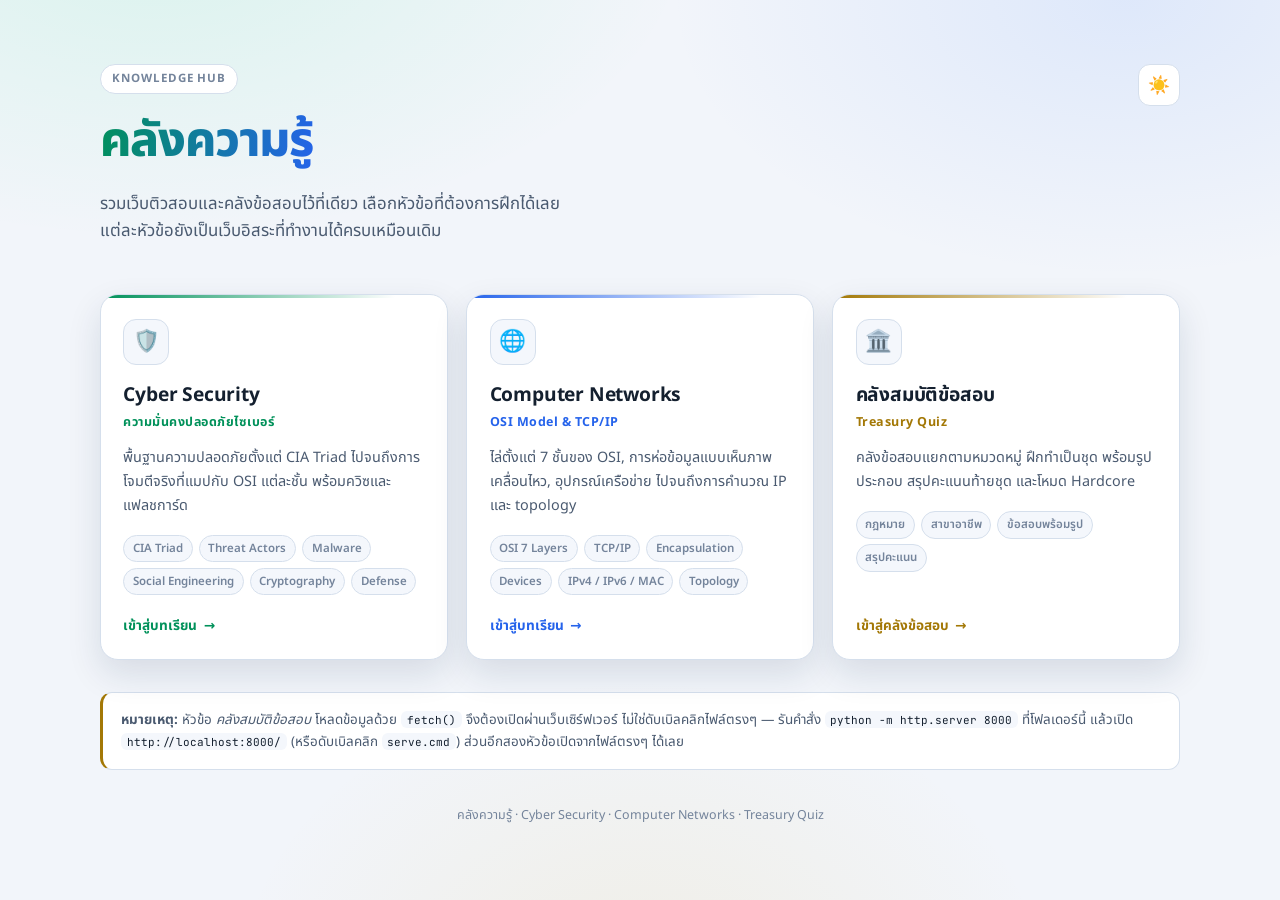
<file: index.html>
<!DOCTYPE html>
<html lang="th" data-theme="dark">
<head>
<meta charset="UTF-8">
<meta name="viewport" content="width=device-width, initial-scale=1.0">
<meta name="description" content="คลังความรู้รวม — ติวสอบ Cyber Security, Computer Networks (OSI/TCP-IP) และคลังข้อสอบ Treasury ในที่เดียว">
<meta name="theme-color" content="#0b0f14">
<title>คลังความรู้ | Knowledge Hub</title>
<link rel="preconnect" href="https://fonts.googleapis.com">
<link rel="preconnect" href="https://fonts.gstatic.com" crossorigin>
<link href="https://fonts.googleapis.com/css2?family=Noto+Sans+Thai:wght@300;400;500;600;700;800&family=JetBrains+Mono:wght@400;600&display=swap" rel="stylesheet">
<link rel="stylesheet" href="shared/hub.css">
</head>
<body>
<div class="wrap">

  <header class="hub-head">
    <div>
      <p class="eyebrow">Knowledge Hub</p>
      <h1>คลังความรู้</h1>
      <p class="lede">รวมเว็บติวสอบและคลังข้อสอบไว้ที่เดียว เลือกหัวข้อที่ต้องการฝึกได้เลย แต่ละหัวข้อยังเป็นเว็บอิสระที่ทำงานได้ครบเหมือนเดิม</p>
    </div>
    <button id="theme-toggle" class="theme-toggle" type="button" aria-label="สลับธีมสว่าง/มืด" title="สลับธีม">🌙</button>
  </header>

  <main>
    <div class="cards">

      <a class="card card--cyber" href="cybersecurity/index.html">
        <div class="card-icon" aria-hidden="true">🛡️</div>
        <h2>Cyber Security</h2>
        <p class="sub">ความมั่นคงปลอดภัยไซเบอร์</p>
        <p>พื้นฐานความปลอดภัยตั้งแต่ CIA Triad ไปจนถึงการโจมตีจริงที่แมปกับ OSI แต่ละชั้น พร้อมควิซและแฟลชการ์ด</p>
        <ul class="tags">
          <li>CIA Triad</li><li>Threat Actors</li><li>Malware</li>
          <li>Social Engineering</li><li>Cryptography</li><li>Defense</li>
        </ul>
        <span class="card-go">เข้าสู่บทเรียน <span aria-hidden="true">→</span></span>
      </a>

      <a class="card card--net" href="networking/index.html">
        <div class="card-icon" aria-hidden="true">🌐</div>
        <h2>Computer Networks</h2>
        <p class="sub">OSI Model &amp; TCP/IP</p>
        <p>ไล่ตั้งแต่ 7 ชั้นของ OSI, การห่อข้อมูลแบบเห็นภาพเคลื่อนไหว, อุปกรณ์เครือข่าย ไปจนถึงการคำนวณ IP และ topology</p>
        <ul class="tags">
          <li>OSI 7 Layers</li><li>TCP/IP</li><li>Encapsulation</li>
          <li>Devices</li><li>IPv4 / IPv6 / MAC</li><li>Topology</li>
        </ul>
        <span class="card-go">เข้าสู่บทเรียน <span aria-hidden="true">→</span></span>
      </a>

      <a class="card card--treas" href="https://linlijian.github.io/treasury-quiz/index.html">
        <div class="card-icon" aria-hidden="true">🏛️</div>
        <h2>คลังสมบัติข้อสอบ</h2>
        <p class="sub">Treasury Quiz</p>
        <p>คลังข้อสอบแยกตามหมวดหมู่ ฝึกทำเป็นชุด พร้อมรูปประกอบ สรุปคะแนนท้ายชุด และโหมด Hardcore</p>
        <ul class="tags">
          <li>กฎหมาย</li><li>สาขาอาชีพ</li><li>ข้อสอบพร้อมรูป</li><li>สรุปคะแนน</li>
        </ul>
        <span class="card-go">เข้าสู่คลังข้อสอบ <span aria-hidden="true">→</span></span>
      </a>

    </div>

    <p class="note" id="serve-note">
      <strong>หมายเหตุ:</strong> หัวข้อ <em>คลังสมบัติข้อสอบ</em> โหลดข้อมูลด้วย <code>fetch()</code>
      จึงต้องเปิดผ่านเว็บเซิร์ฟเวอร์ ไม่ใช่ดับเบิลคลิกไฟล์ตรงๆ — รันคำสั่ง
      <code>python -m http.server 8000</code> ที่โฟลเดอร์นี้ แล้วเปิด
      <code>http://localhost:8000/</code> (หรือดับเบิลคลิก <code>serve.cmd</code>)
      ส่วนอีกสองหัวข้อเปิดจากไฟล์ตรงๆ ได้เลย
    </p>
  </main>

  <footer>คลังความรู้ · Cyber Security · Computer Networks · Treasury Quiz</footer>
</div>

<script>
/* ธีมของหน้า hub — เก็บแยก key จากเว็บย่อย (เว็บย่อยใช้ 'theme:<ชื่อโฟลเดอร์>') */
(function () {
  var KEY = 'theme:hub';
  var root = document.documentElement;
  var btn = document.getElementById('theme-toggle');

  var saved = null;
  try { saved = localStorage.getItem(KEY); } catch (e) {}
  var prefersLight = window.matchMedia && window.matchMedia('(prefers-color-scheme: light)').matches;
  var theme = saved || (prefersLight ? 'light' : 'dark');

  function apply(t) {
    root.setAttribute('data-theme', t);
    btn.textContent = t === 'dark' ? '🌙' : '☀️';
  }
  apply(theme);

  btn.addEventListener('click', function () {
    theme = root.getAttribute('data-theme') === 'dark' ? 'light' : 'dark';
    apply(theme);
    try { localStorage.setItem(KEY, theme); } catch (e) {}
  });

  /* เปิดแบบ file:// อยู่ → เน้นหมายเหตุเรื่องต้องรันเซิร์ฟเวอร์ */
  if (location.protocol === 'file:') {
    document.getElementById('serve-note').style.borderLeftColor = '#f59e0b';
  }
})();
</script>
</body>
</html>
</file>
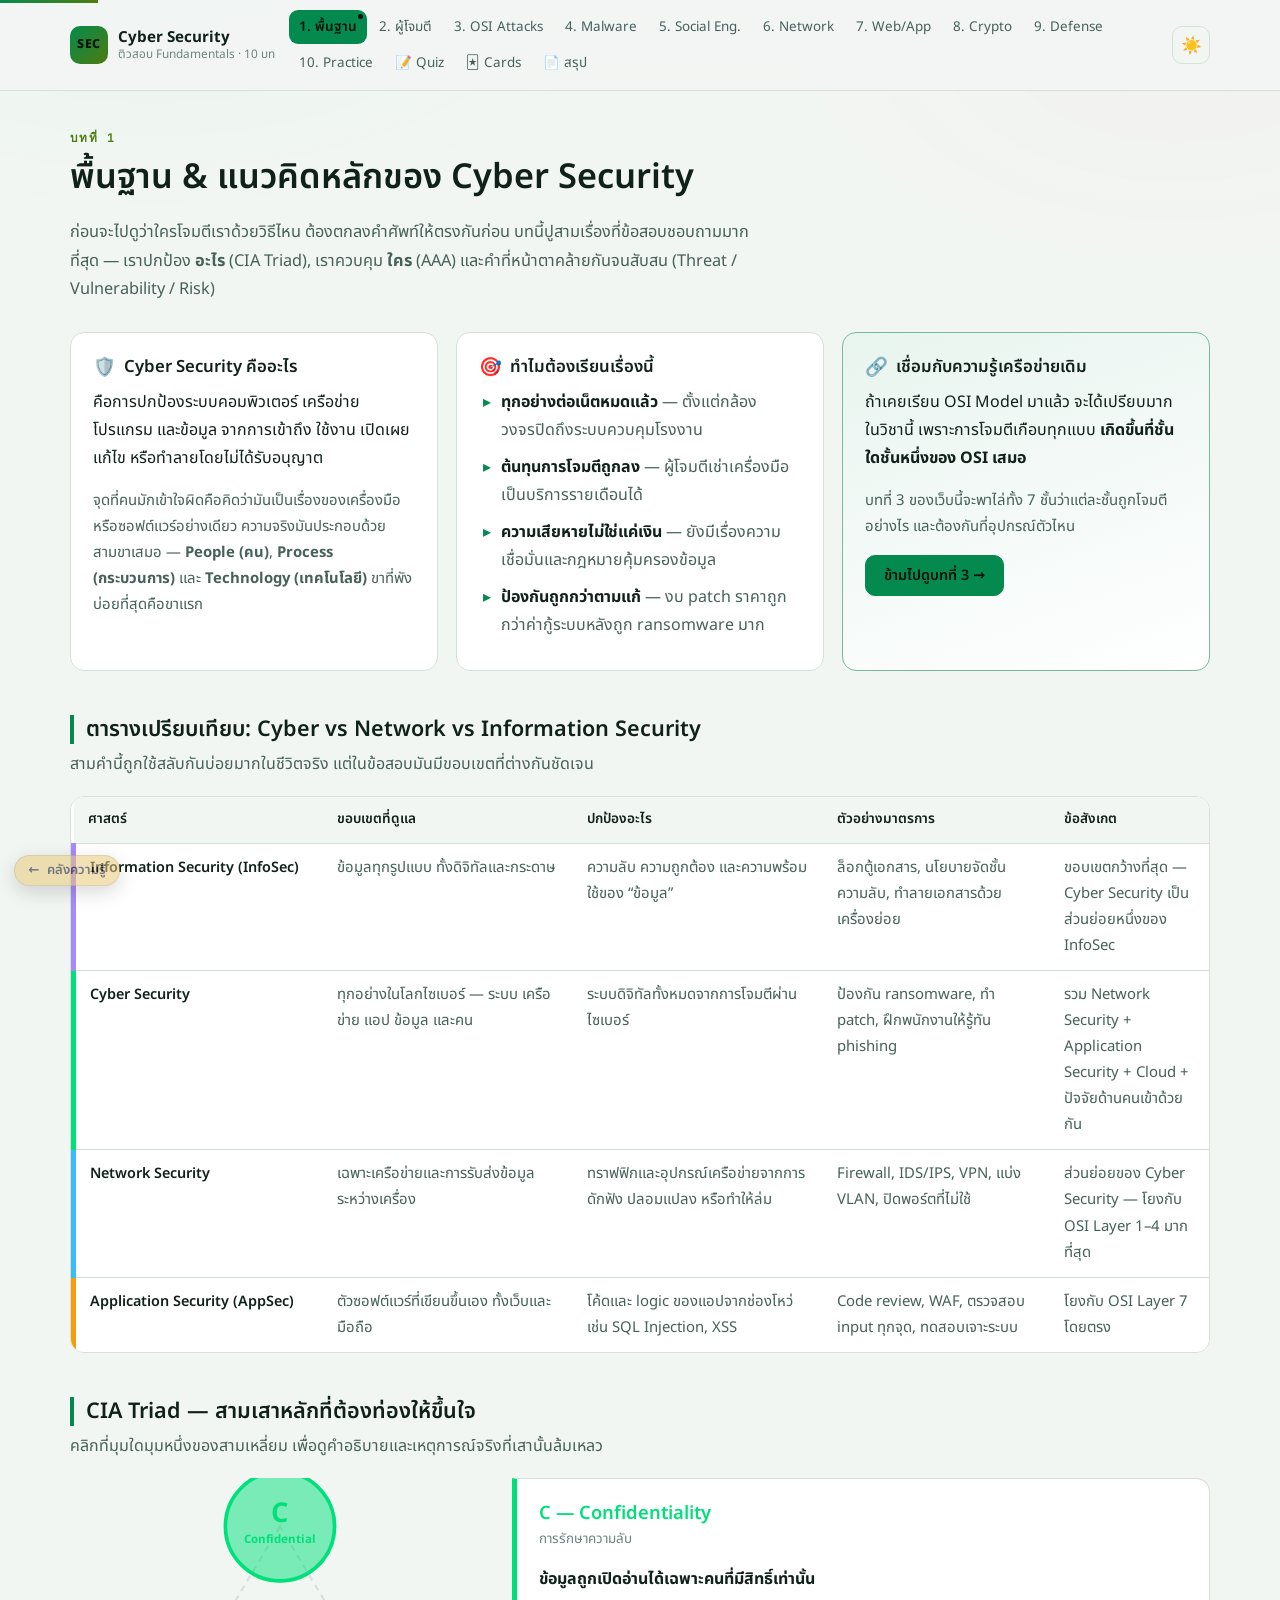
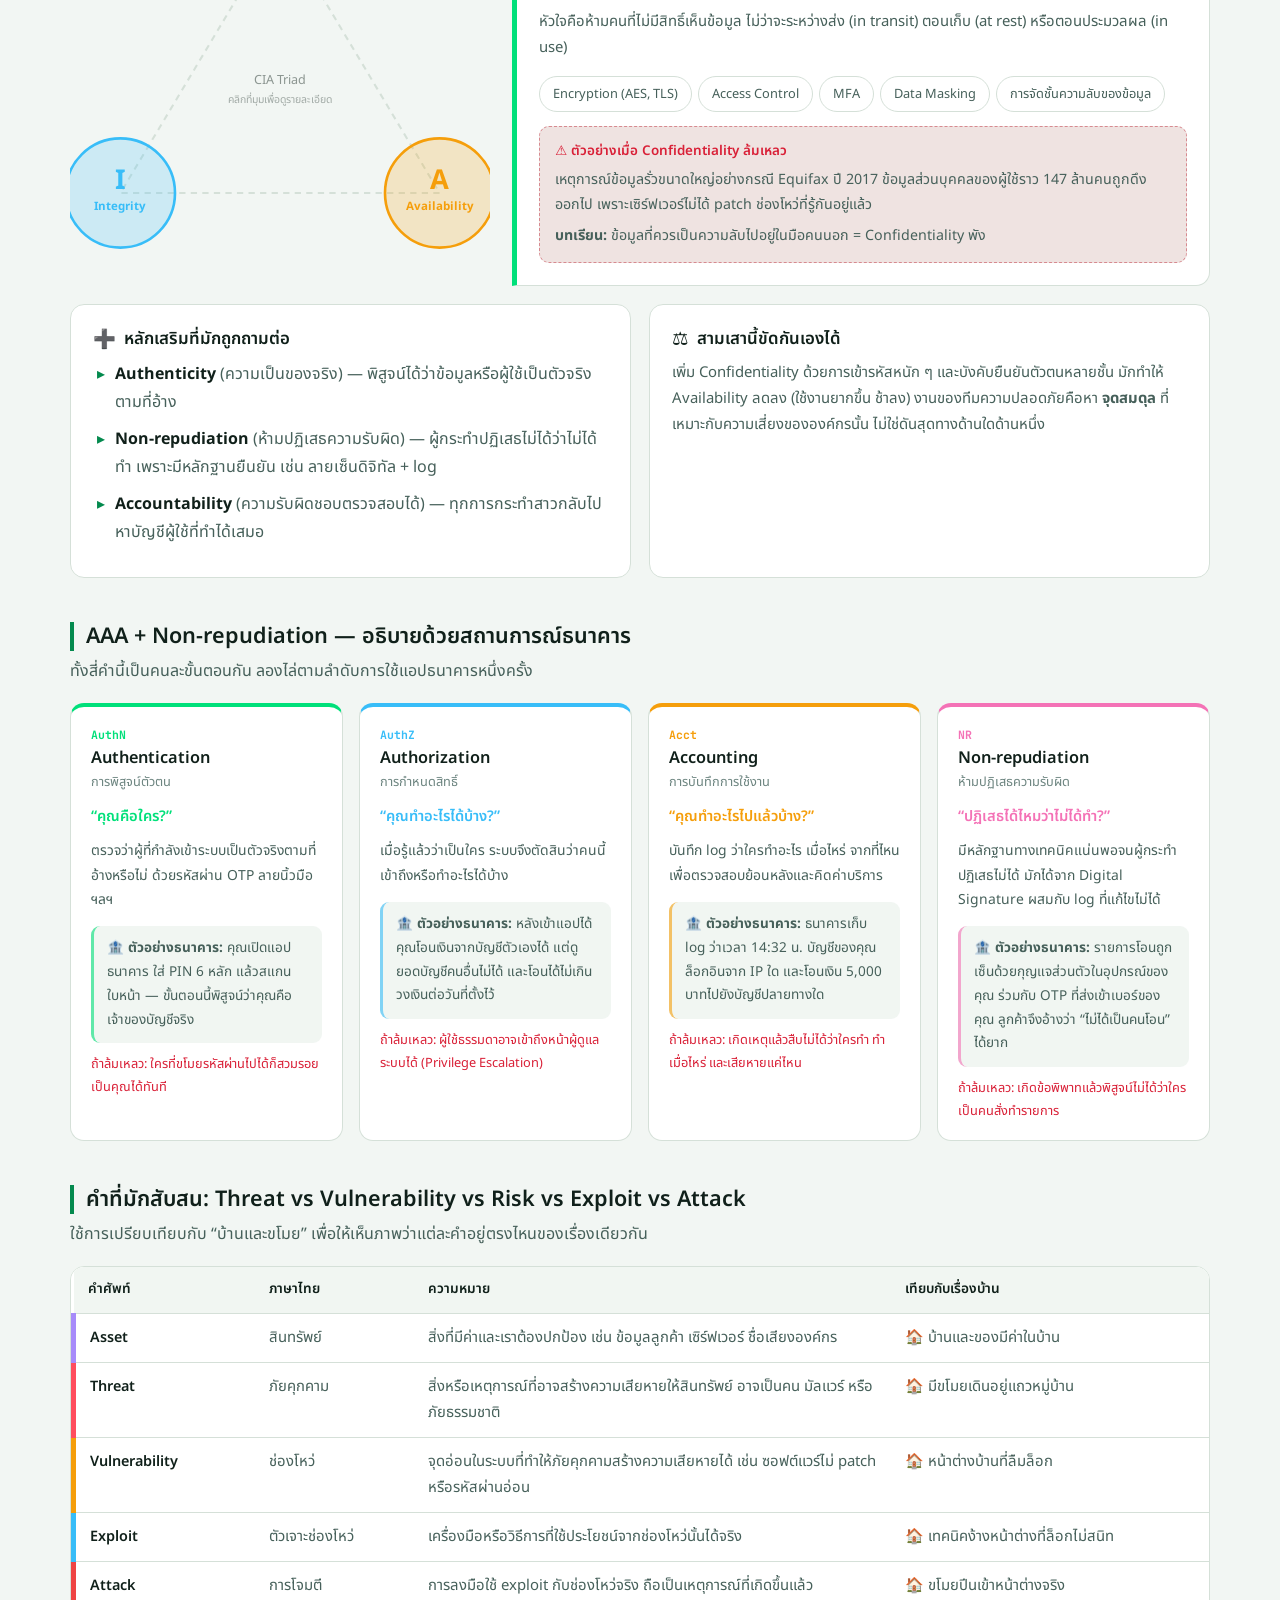
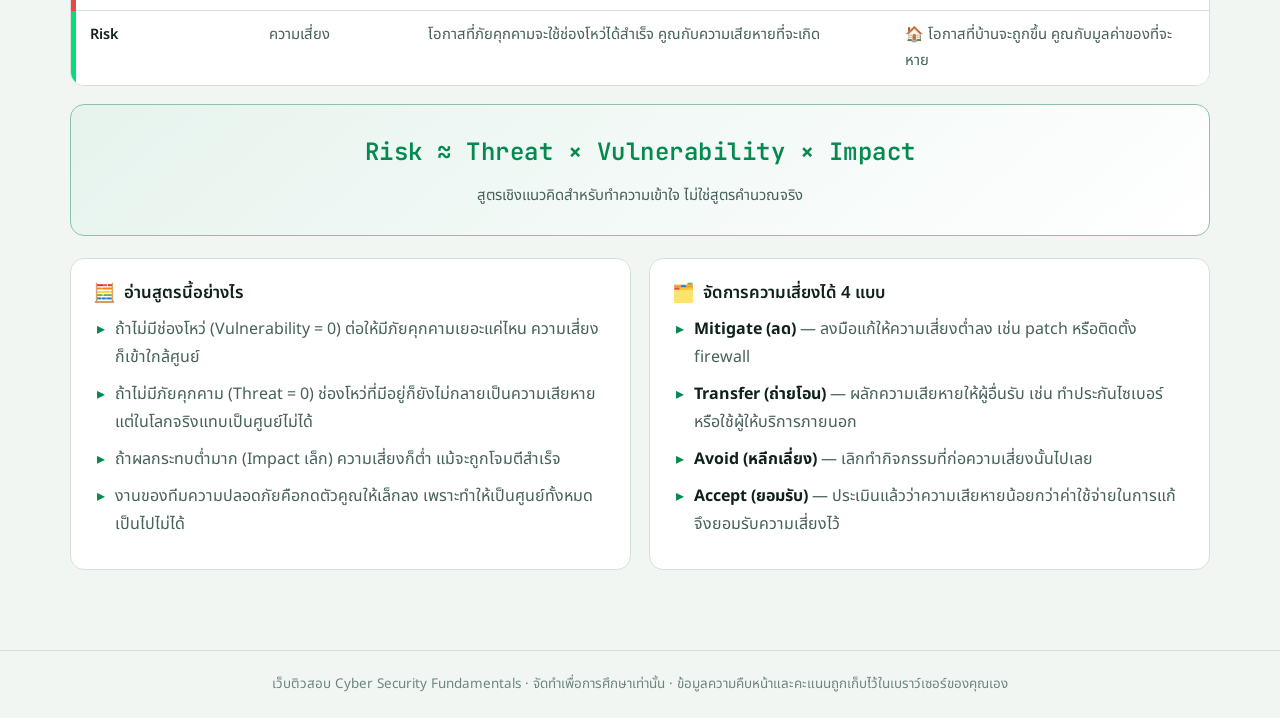
<file: cybersecurity/index.html>
<!DOCTYPE html>
<html lang="th" data-theme="dark">
<head>
<meta charset="UTF-8">
<meta name="viewport" content="width=device-width, initial-scale=1.0">
<title>ติวสอบ Cyber Security Fundamentals — พื้นฐานความมั่นคงปลอดภัยไซเบอร์</title>
<meta name="description" content="เว็บติวสอบ Cyber Security Fundamentals แบบ interactive 10 บท พร้อม quiz, flashcards, cheat sheet และการโจมตีแยกตามชั้น OSI">

<!-- Google Fonts: Noto Sans Thai สำหรับภาษาไทย, JetBrains Mono สำหรับโค้ด/ตัวเลข -->
<link rel="preconnect" href="https://fonts.googleapis.com">
<link rel="preconnect" href="https://fonts.gstatic.com" crossorigin>
<link href="https://fonts.googleapis.com/css2?family=Noto+Sans+Thai:wght@300;400;500;600;700;800&family=JetBrains+Mono:wght@400;600;700&display=swap" rel="stylesheet">

<link rel="stylesheet" href="style.css">
    <script src="../shared/hub-nav.js"></script>
    <script src="../shared/responsive-tables.js"></script>
</head>
<body>

<!-- ===================== แถบ progress บอกความคืบหน้าการเรียน ===================== -->
<div class="progress-track" aria-hidden="true"><div class="progress-fill" id="progressFill"></div></div>

<!-- ===================== HEADER + NAVIGATION ===================== -->
<header class="site-header">
  <div class="header-inner">
    <div class="brand">
      <span class="brand-mark">SEC</span>
      <div class="brand-text">
        <strong>Cyber Security</strong>
        <small>ติวสอบ Fundamentals · 10 บท</small>
      </div>
    </div>

    <!-- ปุ่มเปิดเมนูบนจอมือถือ -->
    <button class="icon-btn nav-toggle" id="navToggle" aria-label="เปิดเมนู" aria-expanded="false">
      <span class="burger"></span>
    </button>

    <!-- เมนูหลัก — เติมด้วย JS จาก CHAPTERS ใน data.js เพื่อไม่ให้ต้องแก้สองที่ -->
    <nav class="main-nav" id="mainNav" aria-label="เมนูหลัก"></nav>

    <button class="icon-btn theme-btn" id="themeToggle" aria-label="สลับธีมสว่าง/มืด" title="สลับธีม">
      <span id="themeIcon">🌙</span>
    </button>
  </div>
</header>

<main class="container">

  <!-- ===================== บทที่ 1: พื้นฐาน & แนวคิดหลัก ===================== -->
  <section class="page is-active" id="basics">
    <div class="page-head">
      <span class="eyebrow">บทที่ 1</span>
      <h1>พื้นฐาน &amp; แนวคิดหลักของ Cyber Security</h1>
      <p class="lead">
        ก่อนจะไปดูว่าใครโจมตีเราด้วยวิธีไหน ต้องตกลงคำศัพท์ให้ตรงกันก่อน
        บทนี้ปูสามเรื่องที่ข้อสอบชอบถามมากที่สุด — เราปกป้อง <b>อะไร</b> (CIA Triad),
        เราควบคุม <b>ใคร</b> (AAA) และคำที่หน้าตาคล้ายกันจนสับสน (Threat / Vulnerability / Risk)
      </p>
    </div>

    <div class="card-grid">
      <article class="card">
        <h3><span class="ico">🛡️</span> Cyber Security คืออะไร</h3>
        <p>
          คือการปกป้องระบบคอมพิวเตอร์ เครือข่าย โปรแกรม และข้อมูล
          จากการเข้าถึง ใช้งาน เปิดเผย แก้ไข หรือทำลายโดยไม่ได้รับอนุญาต
        </p>
        <p class="muted">
          จุดที่คนมักเข้าใจผิดคือคิดว่ามันเป็นเรื่องของเครื่องมือหรือซอฟต์แวร์อย่างเดียว
          ความจริงมันประกอบด้วยสามขาเสมอ — <b>People (คน)</b>, <b>Process (กระบวนการ)</b>
          และ <b>Technology (เทคโนโลยี)</b> ขาที่พังบ่อยที่สุดคือขาแรก
        </p>
      </article>

      <article class="card">
        <h3><span class="ico">🎯</span> ทำไมต้องเรียนเรื่องนี้</h3>
        <ul class="tick">
          <li><b>ทุกอย่างต่อเน็ตหมดแล้ว</b> — ตั้งแต่กล้องวงจรปิดถึงระบบควบคุมโรงงาน</li>
          <li><b>ต้นทุนการโจมตีถูกลง</b> — ผู้โจมตีเช่าเครื่องมือเป็นบริการรายเดือนได้</li>
          <li><b>ความเสียหายไม่ใช่แค่เงิน</b> — ยังมีเรื่องความเชื่อมั่นและกฎหมายคุ้มครองข้อมูล</li>
          <li><b>ป้องกันถูกกว่าตามแก้</b> — งบ patch ราคาถูกกว่าค่ากู้ระบบหลังถูก ransomware มาก</li>
        </ul>
      </article>

      <article class="card accent">
        <h3><span class="ico">🔗</span> เชื่อมกับความรู้เครือข่ายเดิม</h3>
        <p>
          ถ้าเคยเรียน OSI Model มาแล้ว จะได้เปรียบมากในวิชานี้
          เพราะการโจมตีเกือบทุกแบบ <b>เกิดขึ้นที่ชั้นใดชั้นหนึ่งของ OSI เสมอ</b>
        </p>
        <p class="muted">บทที่ 3 ของเว็บนี้จะพาไล่ทั้ง 7 ชั้นว่าแต่ละชั้นถูกโจมตีอย่างไร และต้องกันที่อุปกรณ์ตัวไหน</p>
        <button class="btn primary" data-goto="osilayers">ข้ามไปดูบทที่ 3 →</button>
      </article>
    </div>

    <h2 class="section-title">ตารางเปรียบเทียบ: Cyber vs Network vs Information Security</h2>
    <p class="section-sub">สามคำนี้ถูกใช้สลับกันบ่อยมากในชีวิตจริง แต่ในข้อสอบมันมีขอบเขตที่ต่างกันชัดเจน</p>
    <div class="table-wrap">
      <table id="secCompareTable">
        <thead>
          <tr>
            <th style="width:22%">ศาสตร์</th>
            <th style="width:22%">ขอบเขตที่ดูแล</th>
            <th style="width:22%">ปกป้องอะไร</th>
            <th style="width:20%">ตัวอย่างมาตรการ</th>
            <th>ข้อสังเกต</th>
          </tr>
        </thead>
        <tbody><!-- เติมด้วย JS จาก SEC_COMPARE --></tbody>
      </table>
    </div>

    <h2 class="section-title">CIA Triad — สามเสาหลักที่ต้องท่องให้ขึ้นใจ</h2>
    <p class="section-sub">คลิกที่มุมใดมุมหนึ่งของสามเหลี่ยม เพื่อดูคำอธิบายและเหตุการณ์จริงที่เสานั้นล้มเหลว</p>
    <div class="cia-wrap">
      <div id="ciaTriangle"><!-- SVG สามเหลี่ยม สร้างด้วย JS --></div>
      <div class="cia-detail" id="ciaDetail"><!-- รายละเอียดของมุมที่เลือก --></div>
    </div>
    <div class="card-grid tight" style="margin-top:18px">
      <article class="card">
        <h3><span class="ico">➕</span> หลักเสริมที่มักถูกถามต่อ</h3>
        <ul class="tick" id="ciaExtra"></ul>
      </article>
      <article class="card">
        <h3><span class="ico">⚖️</span> สามเสานี้ขัดกันเองได้</h3>
        <p class="muted">
          เพิ่ม Confidentiality ด้วยการเข้ารหัสหนัก ๆ และบังคับยืนยันตัวตนหลายชั้น
          มักทำให้ Availability ลดลง (ใช้งานยากขึ้น ช้าลง)
          งานของทีมความปลอดภัยคือหา <b>จุดสมดุล</b> ที่เหมาะกับความเสี่ยงขององค์กรนั้น
          ไม่ใช่ดันสุดทางด้านใดด้านหนึ่ง
        </p>
      </article>
    </div>

    <h2 class="section-title">AAA + Non-repudiation — อธิบายด้วยสถานการณ์ธนาคาร</h2>
    <p class="section-sub">ทั้งสี่คำนี้เป็นคนละขั้นตอนกัน ลองไล่ตามลำดับการใช้แอปธนาคารหนึ่งครั้ง</p>
    <div class="aaa-grid" id="aaaGrid"></div>

    <h2 class="section-title">คำที่มักสับสน: Threat vs Vulnerability vs Risk vs Exploit vs Attack</h2>
    <p class="section-sub">ใช้การเปรียบเทียบกับ “บ้านและขโมย” เพื่อให้เห็นภาพว่าแต่ละคำอยู่ตรงไหนของเรื่องเดียวกัน</p>
    <div class="table-wrap">
      <table id="termTable">
        <thead>
          <tr>
            <th style="width:16%">คำศัพท์</th>
            <th style="width:14%">ภาษาไทย</th>
            <th style="width:42%">ความหมาย</th>
            <th>เทียบกับเรื่องบ้าน</th>
          </tr>
        </thead>
        <tbody></tbody>
      </table>
    </div>

    <div class="formula-box">
      <div class="f" id="riskFormula"></div>
      <p class="muted" style="margin:10px 0 0">สูตรเชิงแนวคิดสำหรับทำความเข้าใจ ไม่ใช่สูตรคำนวณจริง</p>
    </div>
    <div class="card-grid two">
      <article class="card">
        <h3><span class="ico">🧮</span> อ่านสูตรนี้อย่างไร</h3>
        <ul class="tick" id="riskPoints"></ul>
      </article>
      <article class="card">
        <h3><span class="ico">🗂️</span> จัดการความเสี่ยงได้ 4 แบบ</h3>
        <ul class="tick" id="riskTreat"></ul>
      </article>
    </div>
  </section>

  <!-- ===================== บทที่ 2: ผู้โจมตีและแรงจูงใจ ===================== -->
  <section class="page" id="actors">
    <div class="page-head">
      <span class="eyebrow">บทที่ 2</span>
      <h1>ผู้โจมตีและแรงจูงใจ</h1>
      <p class="lead">
        การป้องกันที่ดีเริ่มจากการรู้ว่า “ใครจะมาโจมตีเรา และเขาต้องการอะไร”
        เพราะแรงจูงใจต่างกันทำให้พฤติกรรม ความอดทน และวิธีที่เขาเลือกใช้ต่างกันโดยสิ้นเชิง
      </p>
    </div>

    <h2 class="section-title">ประเภทของผู้โจมตี</h2>
    <p class="section-sub">เส้นแบ่งที่สำคัญที่สุดระหว่างสายขาวกับสายดำไม่ใช่ทักษะ แต่คือ <b>การได้รับอนุญาต</b></p>
    <div class="hacker-grid" id="hackerGrid"></div>

    <h2 class="section-title">Attack Surface และ Attack Vector</h2>
    <p class="section-sub">คลิกที่จุดต่าง ๆ รอบระบบ เพื่อดูว่าจุดนั้นเปิดช่องทางโจมตีแบบใดได้บ้าง</p>
    <div class="card-grid two" style="margin-bottom:18px">
      <article class="card">
        <h3><span class="ico">🌐</span> <span id="surfaceTitle"></span></h3>
        <p class="muted" id="surfaceDesc"></p>
        <p class="muted"><b>เปรียบเทียบ:</b> <span id="surfaceAnalogy"></span></p>
        <ul class="tick" id="surfaceReduce"></ul>
      </article>
      <article class="card">
        <h3><span class="ico">🏹</span> <span id="vectorTitle"></span></h3>
        <p class="muted" id="vectorDesc"></p>
        <p class="muted"><b>เปรียบเทียบ:</b> <span id="vectorAnalogy"></span></p>
        <ul class="tick" id="vectorReduce"></ul>
      </article>
    </div>
    <div class="formula-box"><div class="f" id="surfaceKeyLine" style="font-size:1rem"></div></div>

    <div class="surface-map" id="surfaceMap">
      <div class="ring" style="width:62%;height:62%"></div>
      <div class="ring" style="width:88%;height:88%"></div>
      <!-- จุดต่าง ๆ เติมด้วย JS จาก SURFACE_POINTS -->
    </div>
    <div class="surface-info" id="surfaceInfo">คลิกที่ไอคอนรอบ ๆ วง เพื่อดูว่าจุดนั้นเป็นช่องทางโจมตีแบบใด</div>

    <div class="side-note">
      <b>ข้อสังเกตที่ออกสอบบ่อย:</b> วิธีลดความเสี่ยงที่ได้ผลและถูกที่สุดมักไม่ใช่การซื้อเครื่องมือใหม่
      แต่คือการ <b>ลด Attack Surface</b> — ปิดสิ่งที่ไม่ได้ใช้ ถอนสิ่งที่ไม่จำเป็น และลดสิทธิ์ที่เกินความจำเป็นออก
    </div>
  </section>

  <!-- ===================== บทที่ 3: การโจมตีตามชั้น OSI (หน้าเด่นที่สุด) ===================== -->
  <section class="page" id="osilayers">
    <div class="page-head">
      <span class="eyebrow">บทที่ 3 · หัวใจของวิชานี้</span>
      <h1>การโจมตีที่โยงกับ OSI Model</h1>
      <p class="lead">
        นี่คือบทที่เชื่อมความรู้ “เครือข่าย” กับ “ความปลอดภัย” เข้าด้วยกันชัดที่สุด
        โครงเดียวกับ OSI 7 Layer ที่เคยเรียน แต่คราวนี้แต่ละชั้นจะบอกว่า
        <b>ถูกโจมตีด้วยวิธีไหนได้บ้าง</b> และ <b>ต้องไปวางการป้องกันที่ตรงไหน</b>
      </p>
    </div>

    <div class="toolbar">
      <button class="btn" id="expandAllLayers">เปิดทุกชั้น</button>
      <button class="btn ghost" id="collapseAllLayers">ปิดทุกชั้น</button>
      <span class="hint">คลิกที่ชั้นเพื่อกางดูการโจมตี แล้วคลิกที่ชื่อการโจมตีเพื่อดูหลักการ ผลกระทบ และวิธีป้องกัน</span>
    </div>

    <!-- OSI stack เรียงจาก L7 ลงไป L1 เหมือนหน้า OSI ในเว็บ Computer Networks -->
    <div class="layer-stack" id="osiAttackStack"></div>

    <h2 class="section-title">ทำไม Network กับ Security ถึงแยกกันไม่ออก</h2>
    <div class="bridge-grid" id="bridgeGrid"></div>

    <div class="side-note danger">
      <b>สรุปที่ต้องจำให้ได้:</b> การโจมตีชั้นล่าง (L1–L2) มักต้องเข้าถึงพื้นที่หรืออยู่ในวง LAN เดียวกัน
      แต่ถ้าทำได้จะกวาดทราฟฟิกได้ทั้งวง · การโจมตีชั้นบน (L7) ทำได้จากทุกที่ในโลกผ่านอินเทอร์เน็ต
      จึงพบมากที่สุดในทางปฏิบัติ · ส่วน L3–L4 คือชั้นที่การโจมตีแบบ DoS/DDoS อาศัยอยู่
    </div>
  </section>

  <!-- ===================== บทที่ 4: Malware ===================== -->
  <section class="page" id="malware">
    <div class="page-head">
      <span class="eyebrow">บทที่ 4</span>
      <h1>มัลแวร์ (Malware)</h1>
      <p class="lead">
        Malware มาจาก Malicious + Software คือซอฟต์แวร์ที่ถูกเขียนขึ้นเพื่อสร้างความเสียหาย
        จุดที่ข้อสอบชอบถามที่สุดไม่ใช่ชื่อ แต่คือ <b>“มันแพร่กระจายอย่างไร”</b> และ
        <b>“ต้องพึ่งไฟล์เจ้าบ้านกับการกระทำของผู้ใช้หรือไม่”</b>
      </p>
    </div>

    <div class="toolbar">
      <span class="hint">คลิกที่การ์ดเพื่อสลับดูรายละเอียดแบบเต็ม</span>
    </div>
    <div class="card-grid tight" id="malwareGrid"></div>

    <h2 class="section-title">ตารางเปรียบเทียบมัลแวร์ 10 ชนิด</h2>
    <div class="table-wrap">
      <table id="malwareTable">
        <thead>
          <tr>
            <th style="width:14%">ชนิด</th>
            <th style="width:22%">วิธีแพร่กระจาย</th>
            <th style="width:9%">ต้องมี host?</th>
            <th style="width:11%">ต้องมีคนกด?</th>
            <th style="width:22%">เป้าหมายหลัก</th>
            <th>ตัวอย่างที่รู้จักกัน</th>
          </tr>
        </thead>
        <tbody></tbody>
      </table>
    </div>

    <h2 class="section-title">Virus เทียบกับ Worm — ข้อที่ออกสอบบ่อยที่สุด</h2>
    <p class="section-sub">กดปุ่มเพื่อดูลำดับการแพร่กระจายของทั้งสองแบบทีละขั้น</p>
    <div class="toolbar">
      <button class="btn primary" id="playVW">▶ เล่นแอนิเมชันเปรียบเทียบ</button>
      <button class="btn ghost" id="resetVW">รีเซ็ต</button>
    </div>
    <div class="vw-grid">
      <div class="vw-box" id="vwVirus" style="--vc:#ef4444"></div>
      <div class="vw-box" id="vwWorm" style="--vc:#f97316"></div>
    </div>

    <div class="side-note">
      <b>ข้อควรรู้:</b> ในโลกจริงมัลแวร์ตัวหนึ่งมักเป็นหลายชนิดผสมกัน เช่น WannaCry
      เป็นทั้ง <b>Worm</b> (แพร่เองผ่านช่องโหว่) และ <b>Ransomware</b> (เข้ารหัสไฟล์เรียกค่าไถ่)
      การแบ่งชนิดจึงเป็นการแบ่งตาม “พฤติกรรมเด่น” ไม่ใช่กล่องที่แยกขาดจากกัน
    </div>
  </section>

  <!-- ===================== บทที่ 5: Social Engineering ===================== -->
  <section class="page" id="social">
    <div class="page-head">
      <span class="eyebrow">บทที่ 5</span>
      <h1>Social Engineering — โจมตีที่ “คน” ไม่ใช่ที่ระบบ</h1>
      <p class="lead">
        ไม่ต้องเจาะ firewall ถ้าหลอกให้คนเปิดประตูให้เองได้
        Social Engineering คือการใช้จิตวิทยาหลอกให้เหยื่อทำสิ่งที่ผู้โจมตีต้องการ
        และเป็นต้นทางของเหตุการณ์ความปลอดภัยส่วนใหญ่ในโลกจริง
      </p>
    </div>

    <div class="card-grid" style="margin-bottom:26px">
      <article class="card danger">
        <h3><span class="ico">🧠</span> จิตวิทยาที่ถูกใช้เป็นอาวุธ</h3>
        <ul class="tick">
          <li><b>อำนาจ (Authority)</b> — อ้างเป็นผู้บริหาร ตำรวจ หรือฝ่ายไอที</li>
          <li><b>ความเร่งด่วน (Urgency)</b> — บีบเวลาจนเหยื่อไม่ทันได้คิด</li>
          <li><b>ความกลัว (Fear)</b> — ขู่ว่าบัญชีจะถูกระงับหรือจะมีความผิด</li>
          <li><b>ความอยากรู้ (Curiosity)</b> — หัวข้อที่ยั่วให้ต้องเปิดดู</li>
          <li><b>ความเกรงใจ (Social proof)</b> — “คนอื่นเขาก็ทำกันแบบนี้”</li>
        </ul>
      </article>
      <article class="card">
        <h3><span class="ico">🚩</span> สัญญาณเตือนที่จำง่าย</h3>
        <ul class="tick">
          <li><b>เร่ง + ลับ + ผิดขั้นตอน</b> — ครบสามข้อนี้เมื่อไหร่ให้สงสัยไว้ก่อน</li>
          <li>ขอ <b>OTP หรือรหัสผ่าน</b> — องค์กรจริงไม่ขอ ไม่ว่าช่องทางใด</li>
          <li>โดเมนผู้ส่ง <b>สะกดต่างไปเล็กน้อย</b> จากของจริง</li>
          <li>ลิงก์ที่ <b>ข้อความกับปลายทางไม่ตรงกัน</b></li>
          <li>ห้ามตรวจสอบย้อนกลับ เช่น “อย่าโทรหาผม”</li>
        </ul>
      </article>
      <article class="card">
        <h3><span class="ico">✅</span> วิธีรับมือที่ใช้ได้จริง</h3>
        <ul class="tick">
          <li><b>หยุดก่อนคลิก</b> — ความเร่งด่วนคือเครื่องมือของผู้โจมตี</li>
          <li><b>ยืนยันผ่านช่องทางที่สอง</b> — โทรกลับด้วยเบอร์ที่เรามีอยู่เดิม ไม่ใช่เบอร์ในอีเมล</li>
          <li><b>เปิด MFA</b> ไว้เสมอ เพื่อให้รหัสผ่านที่รั่วไปยังไม่พอ</li>
          <li><b>รายงานทันทีเมื่อเผลอกด</b> — แจ้งเร็วเสียหายน้อย ไม่ควรกลัวโดนตำหนิ</li>
        </ul>
      </article>
    </div>

    <h2 class="section-title">เทคนิคทั้งหมดที่ต้องรู้จัก</h2>
    <div class="table-wrap">
      <table id="socialTable">
        <thead>
          <tr>
            <th style="width:20%">เทคนิค</th>
            <th style="width:12%">ช่องทาง</th>
            <th style="width:38%">ลักษณะ</th>
            <th>จุดสังเกต</th>
          </tr>
        </thead>
        <tbody></tbody>
      </table>
    </div>

    <h2 class="section-title">เกมทายเทคนิค — อ่านสถานการณ์แล้วเดาว่าเป็นแบบไหน</h2>
    <p class="section-sub">มี 10 สถานการณ์จำลอง ลองทายก่อนดูเฉลย เพื่อฝึกจับสัญญาณเตือนให้ไว</p>
    <div class="se-game">
      <div class="se-topbar">
        <span id="seIndex">สถานการณ์ 1 / 10</span>
        <span class="badge plain" id="seChannel"></span>
        <span class="sc" id="seScore">ถูก 0</span>
      </div>
      <div class="se-mail">
        <div class="mh"><span>📨</span> <span class="subject" id="seTitle"></span></div>
        <div class="mb" id="seBody"></div>
        <div class="mf" id="seMeta"></div>
      </div>
      <p class="muted" style="margin-bottom:10px">นี่คือเทคนิคใด?</p>
      <div class="se-options" id="seOptions"></div>
      <div class="feedback hidden" id="seFeedback">
        <div class="fb-head" id="seFbHead"></div>
        <p id="seFbWhy"></p>
      </div>
      <div class="quiz-actions">
        <button class="btn primary" id="seNext" disabled>สถานการณ์ถัดไป →</button>
        <button class="btn ghost" id="seRestart">เริ่มใหม่</button>
      </div>
    </div>
  </section>

  <!-- ===================== บทที่ 6: การโจมตีระดับเครือข่าย ===================== -->
  <section class="page" id="netattack">
    <div class="page-head">
      <span class="eyebrow">บทที่ 6</span>
      <h1>การโจมตีระดับเครือข่าย</h1>
      <p class="lead">
        บทนี้ขยายรายละเอียดของการโจมตีที่เจอในบทที่ 3 โดยเน้นตัวที่ออกสอบบ่อยที่สุด
        — MITM, DoS/DDoS, การดักฟัง, การยึดเซสชัน, DNS ปลอม และการโจมตี Wi-Fi
      </p>
    </div>

    <h2 class="section-title">Man-in-the-Middle: เทียบการส่งข้อมูลปกติกับตอนถูกดักกลาง</h2>
    <p class="section-sub">
      แบบแรกคือสิ่งที่เคยเห็นในเว็บ Computer Networks — A ส่งถึง B ตรง ๆ
      แบบที่สองคือเมื่อมีผู้โจมตีแทรกกลาง โดยที่ทั้ง A และ B ยังคิดว่าคุยกันตรง ๆ อยู่
    </p>
    <div class="toolbar">
      <button class="btn primary" id="playNormal">▶ ส่งข้อมูลแบบปกติ (A ↔ B)</button>
      <button class="btn" id="playMitm">▶ ส่งข้อมูลตอนถูก MITM</button>
      <button class="btn ghost" id="stopMitm">หยุด</button>
    </div>
    <div class="mitm-stage">
      <div class="mitm-lane" id="mitmLane">
        <div class="node safe">
          <div class="nbox">💻</div>
          <div class="nlbl">Computer A<br><span class="muted" style="font-size:.72rem">ผู้ส่ง</span></div>
        </div>
        <div class="node hidden" id="attackerNode">
          <div class="nbox">🕴️</div>
          <div class="nlbl">Attacker</div>
        </div>
        <div class="node safe">
          <div class="nbox">🖥️</div>
          <div class="nlbl">Computer B<br><span class="muted" style="font-size:.72rem">ผู้รับ</span></div>
        </div>
        <div class="wire"></div>
        <div class="packet" id="mitmPacket">📦</div>
      </div>
      <div class="mitm-caption" id="mitmCaption">กดปุ่มด้านบนเพื่อเริ่มดูการเดินทางของข้อมูล</div>
    </div>

    <h2 class="section-title">DoS เทียบกับ DDoS</h2>
    <div class="table-wrap">
      <table id="dosTable">
        <thead>
          <tr>
            <th style="width:22%">ประเด็นเปรียบเทียบ</th>
            <th style="width:39%">DoS (Denial of Service)</th>
            <th>DDoS (Distributed DoS)</th>
          </tr>
        </thead>
        <tbody></tbody>
      </table>
    </div>

    <h2 class="section-title">การโจมตีเครือข่ายที่ต้องรู้จัก</h2>
    <div class="card-grid" id="netAttackGrid"></div>

    <div class="side-note warn">
      <b>เชื่อมกับบทที่ 3:</b> สังเกตว่าการโจมตีเหล่านี้ล้วนระบุชั้นของ OSI ได้ทั้งหมด
      เมื่อรู้ชั้นก็รู้ทันทีว่าต้องกันที่ไหน — ARP Poisoning และ Rogue DHCP กันที่ <b>สวิตช์</b> (L2),
      IP Spoofing กันที่ <b>เราเตอร์ขอบ</b> (L3), SYN Flood กันที่ <b>firewall/อุปกรณ์ anti-DDoS</b> (L4),
      ส่วน DNS Spoofing และ HTTP Flood กันที่ <b>ระดับบริการและ CDN</b> (L7)
    </div>
  </section>

  <!-- ===================== บทที่ 7: Web / Application Attacks ===================== -->
  <section class="page" id="webattack">
    <div class="page-head">
      <span class="eyebrow">บทที่ 7</span>
      <h1>การโจมตีเว็บและแอปพลิเคชัน</h1>
      <p class="lead">
        ทุกช่องโหว่ในบทนี้มีรากเดียวกันคือ <b>“โปรแกรมเชื่อข้อมูลจากภายนอกมากเกินไป”</b>
        ตัวอย่างโค้ดในหน้านี้เป็นตัวอย่างสมมติเพื่ออธิบายว่าช่องโหว่เกิดจากตรงไหนและปิดอย่างไร
        ไม่ใช่เครื่องมือที่ใช้โจมตีระบบจริง
      </p>
    </div>

    <div class="side-note">
      <b>หมายเหตุเพื่อการศึกษา:</b> เว็บนี้อธิบายเฉพาะ <b>หลักการทำงาน</b> และ <b>วิธีป้องกัน</b>
      โดยตั้งใจไม่แสดง payload ที่ใช้โจมตีได้จริง เพราะเป้าหมายคือให้เข้าใจพอที่จะ “เขียนโค้ดให้ปลอดภัย”
      และ “ตอบข้อสอบได้” ไม่ใช่เพื่อนำไปใช้กับระบบของผู้อื่น
    </div>

    <div id="webAttackList"></div>
  </section>

  <!-- ===================== บทที่ 8: Cryptography ===================== -->
  <section class="page" id="crypto">
    <div class="page-head">
      <span class="eyebrow">บทที่ 8</span>
      <h1>Cryptography พื้นฐาน</h1>
      <p class="lead">
        วิทยาการเข้ารหัสคือเครื่องมือที่ทำให้ CIA Triad เป็นจริงได้ในทางเทคนิค
        เริ่มจากแยกสามคำที่คนสับสนมากที่สุดก่อน แล้วค่อยไล่ไปถึงกุญแจคู่ ใบรับรอง และการจับมือของ HTTPS
      </p>
    </div>

    <h2 class="section-title">Encryption vs Hashing vs Encoding — คนละเรื่องกันทั้งสามอย่าง</h2>
    <p class="section-sub">ข้อสอบชอบถามข้อนี้เพราะคนจำนวนมากเข้าใจว่า Base64 คือการเข้ารหัส ซึ่งไม่ใช่</p>
    <div class="table-wrap">
      <table id="cryptoCompareTable">
        <thead>
          <tr>
            <th style="width:19%">ประเด็น</th>
            <th style="width:27%">Encryption (เข้ารหัส)</th>
            <th style="width:27%">Hashing (แฮช)</th>
            <th>Encoding (แปลงรูปแบบ)</th>
          </tr>
        </thead>
        <tbody></tbody>
      </table>
    </div>

    <h2 class="section-title">Symmetric vs Asymmetric — กุญแจเดียว เทียบกับ กุญแจคู่</h2>
    <div class="key-compare">
      <div class="key-box" id="symBox" style="--kc:#00e07a"></div>
      <div class="key-box" id="asymBox" style="--kc:#38bdf8"></div>
    </div>
    <div class="card-grid two">
      <article class="card accent">
        <h3><span class="ico">🔀</span> ในโลกจริงใช้ผสมกัน (Hybrid)</h3>
        <p class="muted" id="hybridNote"></p>
      </article>
      <article class="card">
        <h3><span class="ico">📌</span> กฎที่ต้องจำ: เข้ารหัสด้วยกุญแจอะไร ได้อะไร</h3>
        <ul class="tick" id="keyRules"></ul>
      </article>
    </div>

    <h2 class="section-title">PKI, Digital Certificate และ Digital Signature</h2>
    <p class="section-sub">PKI คือระบบที่ทำให้เราเชื่อได้ว่า “public key นี้เป็นของคนนั้นจริง”</p>
    <div class="card-grid tight" id="pkiGrid"></div>

    <h2 class="section-title">ขั้นตอนการเซ็นและการตรวจสอบลายเซ็นดิจิทัล</h2>
    <div class="flow-cols">
      <div class="flow-col">
        <h4><span class="ico">✍️</span> ฝั่งผู้ส่ง — สร้างลายเซ็น</h4>
        <div id="signFlow"></div>
      </div>
      <div class="flow-col">
        <h4><span class="ico">🔎</span> ฝั่งผู้รับ — ตรวจสอบลายเซ็น</h4>
        <div id="verifyFlow"></div>
      </div>
    </div>
    <div class="side-note" id="signNote"></div>

    <h2 class="section-title">HTTPS / TLS ทำงานอย่างไร — แอนิเมชัน Handshake</h2>
    <p class="section-sub">
      กดเล่นเพื่อดูลำดับการจับมือทีละขั้น ขั้นตอนนี้เกิดขึ้นก่อนที่ข้อมูล Layer 7 จริง ๆ จะถูกส่ง
    </p>
    <div class="toolbar">
      <button class="btn primary" id="playTls">▶ เล่น TLS Handshake</button>
      <button class="btn ghost" id="resetTls">รีเซ็ต</button>
    </div>
    <div class="tls-stage">
      <div class="tls-peers">
        <span>💻 Client (เบราว์เซอร์)</span>
        <span>Server (เว็บไซต์) 🖥️</span>
      </div>
      <div class="tls-track" id="tlsTrack"></div>
      <div class="tls-secure" id="tlsSecure">🔒 ช่องทางถูกเข้ารหัสแล้ว — ข้อมูล HTTP ทั้งหมดจากนี้วิ่งในอุโมงค์ที่ปลอดภัย</div>
    </div>
    <div class="card-grid two">
      <article class="card">
        <h3><span class="ico">📖</span> เรื่องที่ต้องจำเกี่ยวกับ TLS</h3>
        <ul class="tick" id="tlsNotes"></ul>
      </article>
      <article class="card accent">
        <h3><span class="ico">🔗</span> โยงกับความรู้ OSI เดิม</h3>
        <p class="muted">
          TLS ทำงานคาบเกี่ยวระหว่าง <b>Layer 5 (Session)</b> กับ <b>Layer 6 (Presentation)</b>
          คือเปิดเซสชันที่ปลอดภัยและจัดการการเข้ารหัส/ถอดรหัส
          โดยวางตัวอยู่เหนือ <b>Layer 4 (TCP)</b> และให้บริการกับ <b>Layer 7 (HTTP)</b> ด้านบน
        </p>
        <p class="muted">นี่คือเหตุผลว่าทำไม HTTPS จึงไม่ใช่โปรโตคอลใหม่ แต่คือ HTTP ที่วิ่งอยู่ในอุโมงค์ TLS</p>
      </article>
    </div>
  </section>

  <!-- ===================== บทที่ 9: การป้องกัน ===================== -->
  <section class="page" id="defense">
    <div class="page-head">
      <span class="eyebrow">บทที่ 9</span>
      <h1>การป้องกัน (Defense)</h1>
      <p class="lead">
        รู้จักการโจมตีครบแล้ว บทนี้คือฝั่งตรงข้าม — เครื่องมือและแนวทางที่ใช้กัน
        พร้อมคำตอบว่าแต่ละอย่างต่างกันตรงไหน ซึ่งเป็นจุดที่ข้อสอบชอบถามมากที่สุด
      </p>
    </div>

    <h2 class="section-title">Firewall: Stateless เทียบกับ Stateful</h2>
    <div class="table-wrap">
      <table id="firewallTable">
        <thead>
          <tr>
            <th style="width:20%">ประเด็น</th>
            <th style="width:40%">Stateless Firewall</th>
            <th>Stateful Firewall</th>
          </tr>
        </thead>
        <tbody></tbody>
      </table>
    </div>
    <h3 style="margin-top:22px;font-size:1rem">ชนิดของ Firewall เรียงตามความลึกที่มองเห็น</h3>
    <div class="card-grid tight" id="firewallTypes"></div>

    <h2 class="section-title">IDS เทียบกับ IPS</h2>
    <p class="section-sub">ต่างกันที่ “ตำแหน่งการวาง” และ “สิทธิ์ในการลงมือ” เป็นหลัก</p>
    <div class="table-wrap">
      <table id="idsTable">
        <thead>
          <tr>
            <th style="width:20%">ประเด็น</th>
            <th style="width:40%">IDS (Detection)</th>
            <th>IPS (Prevention)</th>
          </tr>
        </thead>
        <tbody></tbody>
      </table>
    </div>

    <h2 class="section-title">VPN เทียบกับ Proxy</h2>
    <div class="table-wrap">
      <table id="vpnTable">
        <thead>
          <tr>
            <th style="width:20%">ประเด็น</th>
            <th style="width:40%">VPN</th>
            <th>Proxy</th>
          </tr>
        </thead>
        <tbody></tbody>
      </table>
    </div>

    <h2 class="section-title">การป้องกันที่เครื่องปลายทางและการจัดการช่องโหว่</h2>
    <div class="card-grid" id="endpointGrid"></div>

    <h2 class="section-title">Network Segmentation และ DMZ</h2>
    <p class="section-sub">DMZ คือเขตกันชนระหว่างอินเทอร์เน็ตกับเครือข่ายภายใน คลิกที่โซนเพื่อดูรายละเอียด</p>
    <div class="dmz-diagram" id="dmzDiagram"></div>
    <div class="dmz-rules" id="dmzRules"></div>

    <h2 class="section-title">Zero Trust</h2>
    <div class="formula-box"><div class="f" id="ztSlogan" style="font-size:1.05rem"></div></div>
    <div class="card-grid two">
      <article class="card">
        <h3><span class="ico">🏰</span> แนวคิดเดิมที่ใช้ไม่ได้แล้ว</h3>
        <p class="muted" id="ztOld"></p>
        <p class="muted" id="ztWhy"></p>
      </article>
      <article class="card accent">
        <h3><span class="ico">🔒</span> หลักการของ Zero Trust</h3>
        <ul class="tick" id="ztPrinciples"></ul>
      </article>
    </div>
  </section>

  <!-- ===================== บทที่ 10: Security Practice & Framework ===================== -->
  <section class="page" id="practice">
    <div class="page-head">
      <span class="eyebrow">บทที่ 10</span>
      <h1>Security Practice &amp; Framework</h1>
      <p class="lead">
        บทสุดท้ายคือแนวปฏิบัติที่องค์กรใช้จริง ตั้งแต่เรื่องใกล้ตัวอย่างรหัสผ่านและ MFA
        ไปจนถึงการจัดชั้นการป้องกัน การสำรองข้อมูล และการอ่านคะแนนความรุนแรงของช่องโหว่
      </p>
    </div>

    <h2 class="section-title">นโยบายรหัสผ่านที่ดี</h2>
    <div class="card-grid two">
      <article class="card accent">
        <h3><span class="ico">✅</span> สิ่งที่ควรทำ</h3>
        <ul class="tick" id="pwGood"></ul>
      </article>
      <article class="card danger">
        <h3><span class="ico">🚫</span> สิ่งที่ไม่ควรทำ</h3>
        <ul class="cross" id="pwBad"></ul>
      </article>
    </div>
    <h3 style="margin-top:22px;font-size:1rem">การโจมตีรหัสผ่านที่ต้องรู้จัก</h3>
    <div class="table-wrap">
      <table id="pwAttackTable">
        <thead><tr><th style="width:24%">เทคนิค</th><th>ลักษณะ</th></tr></thead>
        <tbody></tbody>
      </table>
    </div>

    <h2 class="section-title">MFA — ปัจจัยการยืนยันตัวตน</h2>
    <p class="section-sub">MFA ที่แท้จริงต้องมาจาก “คนละประเภท” ไม่ใช่แค่หลายขั้นตอน</p>
    <div class="mfa-grid" id="mfaGrid"></div>
    <div class="side-note"><ul class="tick" id="mfaNotes" style="margin:0"></ul></div>

    <h2 class="section-title">Defense in Depth — ป้องกันเป็นชั้น ๆ เหมือนหัวหอม</h2>
    <p class="section-sub">คลิกที่แต่ละวงเพื่อดูว่าชั้นนั้นใช้อะไรป้องกันบ้าง — ผู้โจมตีต้องผ่านทุกชั้นจึงจะถึงข้อมูล</p>
    <div class="onion-wrap">
      <div id="onionDiagram"></div>
      <div class="onion-detail" id="onionDetail"></div>
    </div>

    <h2 class="section-title">Backup &amp; Disaster Recovery — กฎ 3-2-1</h2>
    <div class="rule321" id="rule321"></div>
    <div class="side-note" id="backupModern"></div>
    <div class="card-grid two">
      <article class="card">
        <h3><span class="ico">⏱️</span> ตัวชี้วัดที่ต้องจำ: RPO และ RTO</h3>
        <ul class="tick" id="backupMetrics"></ul>
      </article>
      <article class="card">
        <h3><span class="ico">💾</span> ชนิดของการสำรองข้อมูล</h3>
        <div class="table-wrap" style="border:0">
          <table id="backupTypes">
            <thead><tr><th>ชนิด</th><th>ความเร็ว</th><th>พื้นที่</th></tr></thead>
            <tbody></tbody>
          </table>
        </div>
      </article>
    </div>
    <div class="card-grid two">
      <article class="card accent">
        <h3><span class="ico">🔑</span> Least Privilege และการแยกหน้าที่</h3>
        <ul class="tick" id="privPrinciples"></ul>
      </article>
      <article class="card">
        <h3><span class="ico">🚑</span> ลำดับขั้นการตอบสนองเหตุการณ์ (Incident Response)</h3>
        <ol class="steps" id="irSteps"></ol>
      </article>
    </div>

    <h2 class="section-title">CVE และ CVSS</h2>
    <p class="section-sub" id="cveWhat"></p>
    <div class="card-grid two">
      <article class="card">
        <h3><span class="ico">🏷️</span> อ่านรหัส CVE อย่างไร</h3>
        <div class="formula-box" style="margin:6px 0 14px"><div class="f" id="cveFormat" style="font-size:1.05rem"></div></div>
        <ul class="tick" id="cveParts"></ul>
      </article>
      <article class="card">
        <h3><span class="ico">🧩</span> ตัวย่อที่มักสับสนกัน</h3>
        <ul class="tick" id="cveRelated"></ul>
      </article>
    </div>

    <h3 style="margin-top:26px;font-size:1rem">ลองอ่านคะแนน CVSS ด้วยตัวเอง</h3>
    <p class="section-sub">เลือกค่าของแต่ละองค์ประกอบแล้วดูว่าคะแนนโดยประมาณเปลี่ยนไปอย่างไร (เป็นเครื่องมือช่วยให้เข้าใจความหมายของแต่ละตัว ไม่ใช่เครื่องคำนวณตามสูตรจริงของ FIRST)</p>
    <div class="cvss-tool">
      <div class="cvss-metrics" id="cvssMetrics"></div>
      <div class="cvss-panel">
        <div class="cvss-score" id="cvssScore">0.0</div>
        <div class="cvss-level" id="cvssLevel">None</div>
        <div class="cvss-vector" id="cvssVector"></div>
        <div class="cvss-action" id="cvssAction"></div>
        <div class="cvss-bands" id="cvssBands"></div>
      </div>
    </div>
    <h3 style="margin-top:26px;font-size:1rem">ตัวอย่างการอ่านคะแนนจริง</h3>
    <div class="cvss-ex" id="cvssExamples"></div>

    <h2 class="section-title">เฟรมเวิร์กและมาตรฐานที่ควรรู้จักชื่อ</h2>
    <div class="card-grid" id="frameworkGrid"></div>
  </section>

  <!-- ===================== หน้า Quiz ===================== -->
  <section class="page" id="quiz">
    <div class="page-head">
      <span class="eyebrow">แบบทดสอบ</span>
      <h1>ทดสอบความเข้าใจ</h1>
      <p class="lead">ตอบทีละข้อ รู้ผลทันทีพร้อมคำอธิบาย จบแล้วดูสรุปคะแนนแยกตามหมวด — สถิติเก็บไว้ในเครื่องคุณเอง</p>
    </div>

    <!-- หน้าจอเริ่มต้น -->
    <div class="quiz-panel" id="quizStart">
      <div class="quiz-hero">
        <div class="quiz-hero-num" id="quizTotalNum">0</div>
        <div>
          <h3>ข้อสอบปรนัยครอบคลุมทั้ง 10 บท</h3>
          <p class="muted">เน้นบทที่ 3 (การโจมตีตามชั้น OSI) และบทที่ 6 (การโจมตีระดับเครือข่าย) เป็นพิเศษ</p>
        </div>
      </div>

      <div class="stat-row" id="quizStats"><!-- สถิติจาก localStorage --></div>

      <div class="quiz-opts">
        <div>
          <div class="mode-label">เลือกขอบเขตข้อสอบ — กดที่บทเพื่อเลือก/ยกเลิก (ไม่เลือกเลย = ทำครบทุกบท)</div>
          <div class="chips" id="quizChapterChips"></div>
        </div>
        <label class="switch">
          <input type="checkbox" id="shuffleQuiz" checked>
          <span>สลับลำดับข้อและตัวเลือกทุกครั้ง</span>
        </label>
        <label class="switch">
          <input type="checkbox" id="limitQuiz">
          <span>จำกัดจำนวนข้อไว้ที่ 20 ข้อ (เหมาะกับการทบทวนเร็ว ๆ)</span>
        </label>
      </div>

      <div class="quiz-actions">
        <button class="btn primary big" id="startQuiz">เริ่มทำแบบทดสอบ</button>
        <button class="btn ghost" id="clearStats">ล้างสถิติที่บันทึกไว้</button>
      </div>
    </div>

    <!-- หน้าจอทำข้อสอบ -->
    <div class="quiz-panel hidden" id="quizPlay">
      <div class="quiz-topbar">
        <span class="q-index" id="qIndex">ข้อ 1 / 20</span>
        <span class="q-cat" id="qCat">หมวด</span>
        <span class="q-score" id="qScore">ถูก 0</span>
      </div>
      <div class="quiz-bar"><div id="quizBarFill"></div></div>

      <h3 class="q-text" id="qText"></h3>
      <div class="choices" id="qChoices"></div>

      <div class="feedback hidden" id="qFeedback">
        <div class="fb-head" id="fbHead"></div>
        <p id="fbWhy"></p>
      </div>

      <div class="quiz-actions">
        <button class="btn primary" id="nextQ" disabled>ข้อถัดไป →</button>
        <button class="btn ghost" id="quitQuiz">ออกจากแบบทดสอบ</button>
      </div>
    </div>

    <!-- หน้าจอสรุปผล -->
    <div class="quiz-panel hidden" id="quizResult">
      <div class="score-ring" id="scoreRing">
        <div class="score-inner">
          <div class="score-pct" id="scorePct">0%</div>
          <div class="score-raw" id="scoreRaw">0 / 0</div>
        </div>
      </div>
      <h3 id="scoreVerdict"></h3>
      <p class="muted" id="scoreAdvice"></p>
      <div class="cat-breakdown" id="catBreakdown"></div>
      <div class="quiz-actions center">
        <button class="btn primary" id="retryQuiz">ทำใหม่อีกครั้ง</button>
        <button class="btn" id="retryWrong">ทบทวนเฉพาะข้อที่ผิด</button>
        <button class="btn ghost" id="backToStart">กลับหน้าเริ่มต้น</button>
      </div>
      <div class="wrong-list" id="wrongList"></div>
    </div>
  </section>

  <!-- ===================== หน้า Flashcards ===================== -->
  <section class="page" id="flashcards">
    <div class="page-head">
      <span class="eyebrow">Flashcards</span>
      <h1>การ์ดคำศัพท์</h1>
      <p class="lead">คลิกที่การ์ดเพื่อพลิกดูคำตอบ ใช้ปุ่มลูกศรซ้าย–ขวาบนคีย์บอร์ดเลื่อนการ์ด และกด Space เพื่อพลิก</p>
    </div>

    <div class="toolbar">
      <span class="hint">กรองตามบท:</span>
      <div class="chips" id="fcFilter"></div>
    </div>

    <div class="fc-stage">
      <button class="fc-nav prev" id="fcPrev" aria-label="การ์ดก่อนหน้า">‹</button>
      <div class="flashcard" id="flashcard" tabindex="0" role="button" aria-label="คลิกเพื่อพลิกการ์ด">
        <div class="fc-inner">
          <div class="fc-face fc-front">
            <span class="fc-tag" id="fcTag"></span>
            <p id="fcQuestion"></p>
            <span class="fc-hint">คลิกเพื่อดูคำตอบ</span>
          </div>
          <div class="fc-face fc-back">
            <span class="fc-tag">คำตอบ</span>
            <p id="fcAnswer"></p>
            <span class="fc-hint">คลิกเพื่อกลับด้าน</span>
          </div>
        </div>
      </div>
      <button class="fc-nav next" id="fcNext" aria-label="การ์ดถัดไป">›</button>
    </div>

    <div class="fc-controls">
      <span class="fc-counter" id="fcCounter">1 / 0</span>
      <button class="btn" id="fcShuffle">🔀 สุ่มลำดับ</button>
      <button class="btn ghost" id="fcOrder">↕ เรียงตามบท</button>
      <button class="btn ghost" id="fcFlip">🔄 พลิกการ์ด</button>
    </div>
    <div class="fc-progress"><div id="fcProgressFill"></div></div>
  </section>

  <!-- ===================== หน้า Cheat Sheet ===================== -->
  <section class="page" id="cheatsheet">
    <div class="page-head">
      <span class="eyebrow">Cheat Sheet</span>
      <h1>สรุปทุกบทในหน้าเดียว</h1>
      <p class="lead">อ่านทวนก่อนสอบ หรือกดปุ่มพิมพ์เพื่อบันทึกเป็น PDF เก็บไว้ (ตอนพิมพ์จะได้เฉพาะหน้านี้)</p>
      <button class="btn primary" id="printBtn" style="margin-top:8px">🖨️ Print / Save as PDF</button>
    </div>

    <div class="sheet">
      <h2>1. แนวคิดหลัก</h2>
      <div class="sheet-cols">
        <div>
          <h4 style="font-size:.92rem">CIA Triad</h4>
          <ul class="mini-list" id="sheetCia"></ul>
        </div>
        <div>
          <h4 style="font-size:.92rem">AAA + Non-repudiation</h4>
          <ul class="mini-list" id="sheetAaa"></ul>
        </div>
      </div>
      <div style="margin-top:14px">
        <h4 style="font-size:.92rem">คำที่มักสับสน</h4>
        <ul class="mini-list" id="sheetTerms"></ul>
      </div>

      <h2>2. ผู้โจมตี</h2>
      <ul class="mini-list" id="sheetHackers"></ul>

      <h2>3. การโจมตีแยกตามชั้น OSI (ออกสอบบ่อยที่สุด)</h2>
      <div class="table-wrap">
        <table id="sheetOsi">
          <thead><tr><th style="width:8%">ชั้น</th><th style="width:18%">ชื่อชั้น</th><th>การโจมตีที่เกิดได้</th></tr></thead>
          <tbody></tbody>
        </table>
      </div>

      <h2>4. มัลแวร์</h2>
      <div class="table-wrap">
        <table id="sheetMalware">
          <thead><tr><th style="width:16%">ชนิด</th><th style="width:12%">ต้องมี host</th><th style="width:14%">ต้องมีคนกด</th><th>จุดเด่น</th></tr></thead>
          <tbody></tbody>
        </table>
      </div>

      <h2>5. Social Engineering</h2>
      <ul class="mini-list" id="sheetSocial"></ul>

      <h2>6. การโจมตีเครือข่าย</h2>
      <div class="sheet-cols">
        <div>
          <h4 style="font-size:.92rem">รายการที่ต้องจำ</h4>
          <ul class="mini-list" id="sheetNet"></ul>
        </div>
        <div>
          <h4 style="font-size:.92rem">DoS เทียบ DDoS</h4>
          <ul class="mini-list" id="sheetDos"></ul>
        </div>
      </div>

      <h2>7. ช่องโหว่เว็บและแอปพลิเคชัน</h2>
      <ul class="mini-list" id="sheetWeb"></ul>

      <h2>8. Cryptography</h2>
      <div class="sheet-cols">
        <div>
          <h4 style="font-size:.92rem">Encryption / Hashing / Encoding</h4>
          <ul class="mini-list" id="sheetCrypto"></ul>
        </div>
        <div>
          <h4 style="font-size:.92rem">TLS Handshake</h4>
          <ul class="mini-list" id="sheetTls"></ul>
        </div>
      </div>

      <h2>9. การป้องกัน</h2>
      <div class="sheet-cols">
        <div>
          <h4 style="font-size:.92rem">เปรียบเทียบเครื่องมือ</h4>
          <ul class="mini-list" id="sheetDefense"></ul>
        </div>
        <div>
          <h4 style="font-size:.92rem">DMZ และ Zero Trust</h4>
          <ul class="mini-list" id="sheetZones"></ul>
        </div>
      </div>

      <h2>10. แนวปฏิบัติและเฟรมเวิร์ก</h2>
      <div class="sheet-cols">
        <div>
          <h4 style="font-size:.92rem">MFA และ Defense in Depth</h4>
          <ul class="mini-list" id="sheetPractice"></ul>
        </div>
        <div>
          <h4 style="font-size:.92rem">Backup, CVE และ CVSS</h4>
          <ul class="mini-list" id="sheetCvss"></ul>
        </div>
      </div>
    </div>
  </section>

</main>

<footer class="site-footer">
  <p>เว็บติวสอบ Cyber Security Fundamentals · จัดทำเพื่อการศึกษาเท่านั้น · ข้อมูลความคืบหน้าและคะแนนถูกเก็บไว้ในเบราว์เซอร์ของคุณเอง</p>
</footer>

<!-- data.js ต้องโหลดก่อน script.js เสมอ เพราะ script.js อ่านตัวแปรจากไฟล์นี้ -->
<script src="data.js"></script>
<script src="script.js"></script>
</body>
</html>
</file>
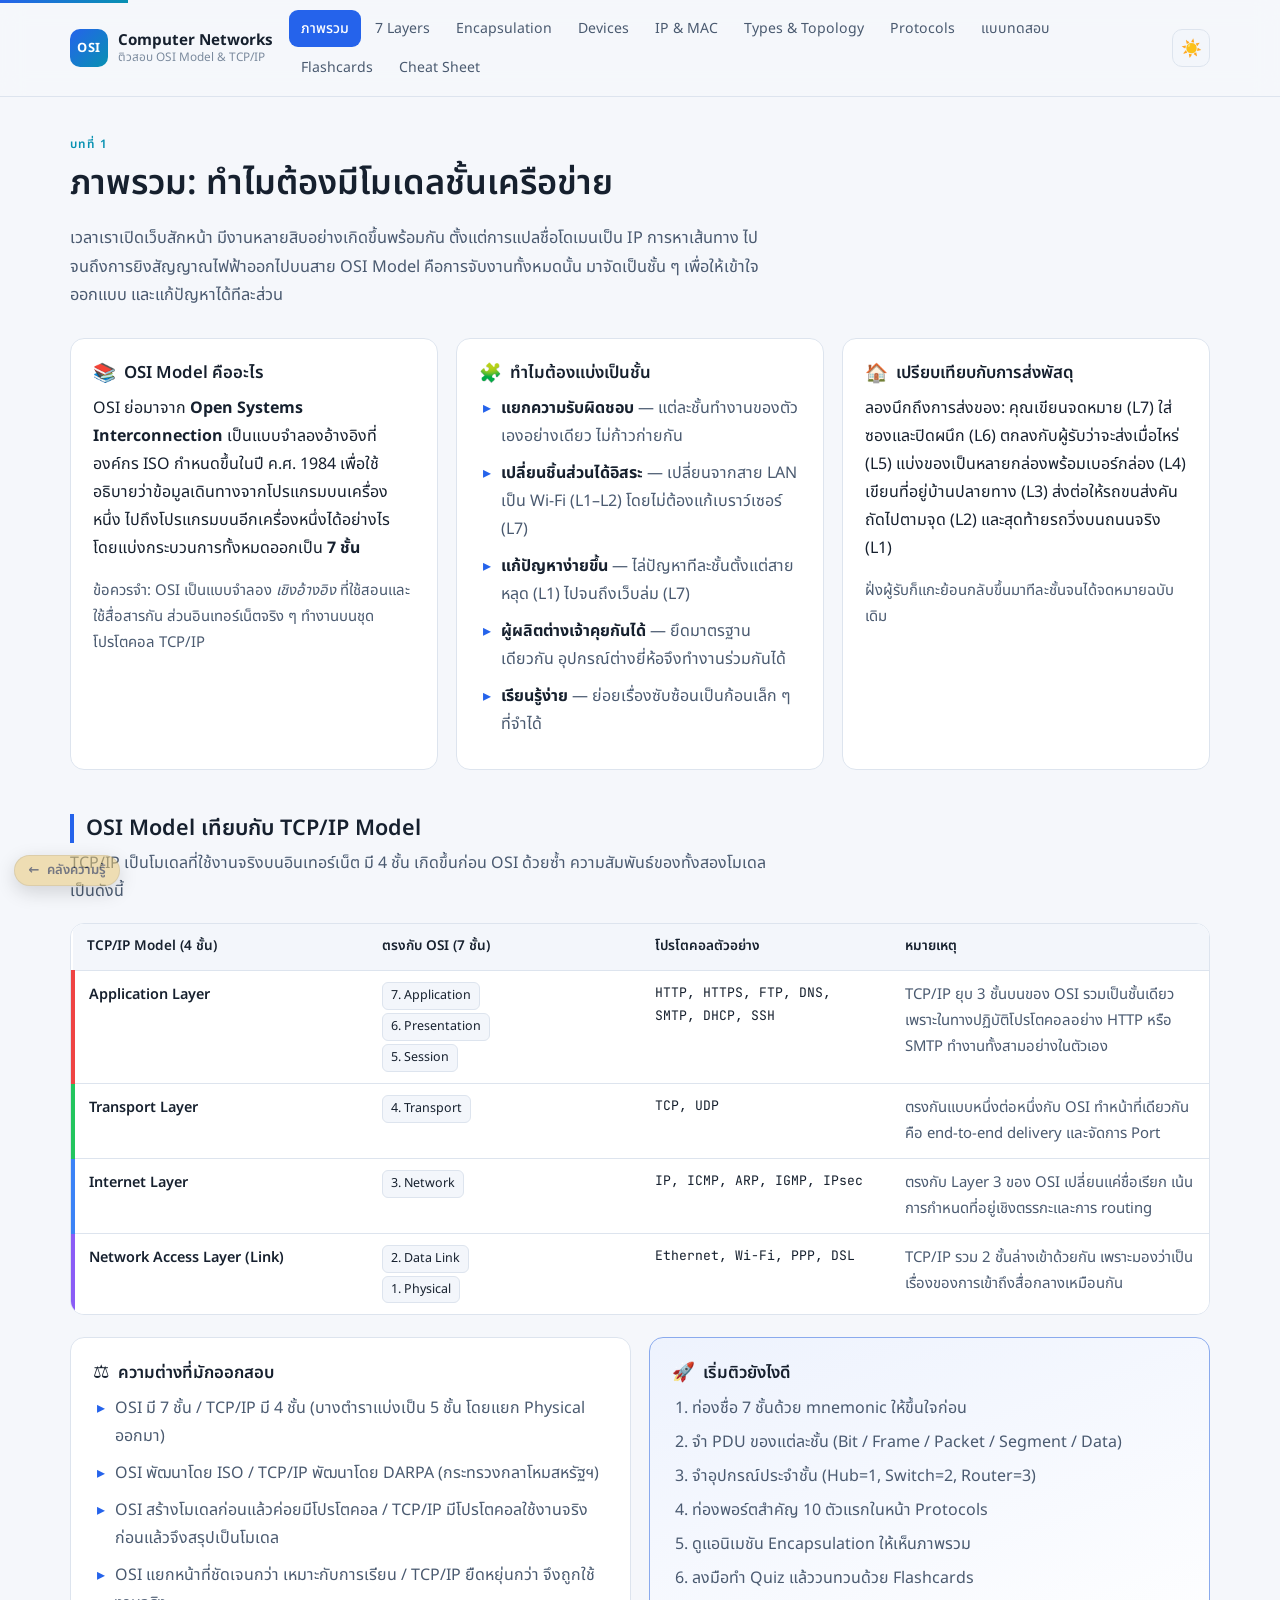
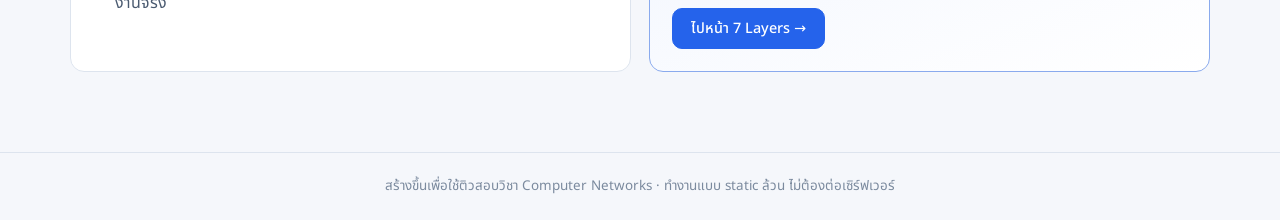
<file: networking/index.html>
<!DOCTYPE html>
<html lang="th" data-theme="dark">
<head>
<meta charset="UTF-8">
<meta name="viewport" content="width=device-width, initial-scale=1.0">
<title>ติวสอบ Computer Networks — OSI Model &amp; TCP/IP</title>
<meta name="description" content="เว็บติวสอบเรื่อง OSI Model และ TCP/IP แบบ interactive มี quiz, flashcards และแอนิเมชัน encapsulation">

<!-- Google Fonts: Noto Sans Thai สำหรับภาษาไทย, JetBrains Mono สำหรับโค้ด/ตัวเลข -->
<link rel="preconnect" href="https://fonts.googleapis.com">
<link rel="preconnect" href="https://fonts.gstatic.com" crossorigin>
<link href="https://fonts.googleapis.com/css2?family=Noto+Sans+Thai:wght@300;400;500;600;700&family=JetBrains+Mono:wght@400;600&display=swap" rel="stylesheet">

<link rel="stylesheet" href="style.css">
    <script src="../shared/hub-nav.js"></script>
    <script src="../shared/responsive-tables.js"></script>
</head>
<body>

<!-- ===================== แถบ progress บอกความคืบหน้าการเรียน ===================== -->
<div class="progress-track" aria-hidden="true"><div class="progress-fill" id="progressFill"></div></div>

<!-- ===================== HEADER + NAVIGATION ===================== -->
<header class="site-header">
  <div class="header-inner">
    <div class="brand">
      <span class="brand-mark">OSI</span>
      <div class="brand-text">
        <strong>Computer Networks</strong>
        <small>ติวสอบ OSI Model &amp; TCP/IP</small>
      </div>
    </div>

    <!-- ปุ่มเปิดเมนูบนจอมือถือ -->
    <button class="icon-btn nav-toggle" id="navToggle" aria-label="เปิดเมนู" aria-expanded="false">
      <span class="burger"></span>
    </button>

    <nav class="main-nav" id="mainNav" aria-label="เมนูหลัก">
      <button class="nav-link is-active" data-target="overview">ภาพรวม</button>
      <button class="nav-link" data-target="layers">7 Layers</button>
      <button class="nav-link" data-target="encap">Encapsulation</button>
      <button class="nav-link" data-target="devices">Devices</button>
      <button class="nav-link" data-target="addressing">IP &amp; MAC</button>
      <button class="nav-link" data-target="nettypes">Types &amp; Topology</button>
      <button class="nav-link" data-target="protocols">Protocols</button>
      <button class="nav-link" data-target="quiz">แบบทดสอบ</button>
      <button class="nav-link" data-target="flashcards">Flashcards</button>
      <button class="nav-link" data-target="cheatsheet">Cheat Sheet</button>
    </nav>

    <button class="icon-btn theme-btn" id="themeToggle" aria-label="สลับธีมสว่าง/มืด" title="สลับธีม">
      <span id="themeIcon">🌙</span>
    </button>
  </div>
</header>

<main class="container">

  <!-- ===================== 1. OVERVIEW ===================== -->
  <section class="page is-active" id="overview">
    <div class="page-head">
      <span class="eyebrow">บทที่ 1</span>
      <h1>ภาพรวม: ทำไมต้องมีโมเดลชั้นเครือข่าย</h1>
      <p class="lead">
        เวลาเราเปิดเว็บสักหน้า มีงานหลายสิบอย่างเกิดขึ้นพร้อมกัน ตั้งแต่การแปลชื่อโดเมนเป็น IP
        การหาเส้นทาง ไปจนถึงการยิงสัญญาณไฟฟ้าออกไปบนสาย OSI Model คือการจับงานทั้งหมดนั้น
        มาจัดเป็นชั้น ๆ เพื่อให้เข้าใจ ออกแบบ และแก้ปัญหาได้ทีละส่วน
      </p>
    </div>

    <div class="card-grid">
      <article class="card">
        <h3><span class="ico">📚</span> OSI Model คืออะไร</h3>
        <p>
          OSI ย่อมาจาก <b>Open Systems Interconnection</b> เป็นแบบจำลองอ้างอิงที่องค์กร ISO
          กำหนดขึ้นในปี ค.ศ. 1984 เพื่อใช้อธิบายว่าข้อมูลเดินทางจากโปรแกรมบนเครื่องหนึ่ง
          ไปถึงโปรแกรมบนอีกเครื่องหนึ่งได้อย่างไร โดยแบ่งกระบวนการทั้งหมดออกเป็น <b>7 ชั้น</b>
        </p>
        <p class="muted">
          ข้อควรจำ: OSI เป็นแบบจำลอง <i>เชิงอ้างอิง</i> ที่ใช้สอนและใช้สื่อสารกัน
          ส่วนอินเทอร์เน็ตจริง ๆ ทำงานบนชุดโปรโตคอล TCP/IP
        </p>
      </article>

      <article class="card">
        <h3><span class="ico">🧩</span> ทำไมต้องแบ่งเป็นชั้น</h3>
        <ul class="tick">
          <li><b>แยกความรับผิดชอบ</b> — แต่ละชั้นทำงานของตัวเองอย่างเดียว ไม่ก้าวก่ายกัน</li>
          <li><b>เปลี่ยนชิ้นส่วนได้อิสระ</b> — เปลี่ยนจากสาย LAN เป็น Wi-Fi (L1–L2) โดยไม่ต้องแก้เบราว์เซอร์ (L7)</li>
          <li><b>แก้ปัญหาง่ายขึ้น</b> — ไล่ปัญหาทีละชั้นตั้งแต่สายหลุด (L1) ไปจนถึงเว็บล่ม (L7)</li>
          <li><b>ผู้ผลิตต่างเจ้าคุยกันได้</b> — ยึดมาตรฐานเดียวกัน อุปกรณ์ต่างยี่ห้อจึงทำงานร่วมกันได้</li>
          <li><b>เรียนรู้ง่าย</b> — ย่อยเรื่องซับซ้อนเป็นก้อนเล็ก ๆ ที่จำได้</li>
        </ul>
      </article>

      <article class="card">
        <h3><span class="ico">🏠</span> เปรียบเทียบกับการส่งพัสดุ</h3>
        <p>
          ลองนึกถึงการส่งของ: คุณเขียนจดหมาย (L7) ใส่ซองและปิดผนึก (L6) ตกลงกับผู้รับว่าจะส่งเมื่อไหร่ (L5)
          แบ่งของเป็นหลายกล่องพร้อมเบอร์กล่อง (L4) เขียนที่อยู่บ้านปลายทาง (L3)
          ส่งต่อให้รถขนส่งคันถัดไปตามจุด (L2) และสุดท้ายรถวิ่งบนถนนจริง (L1)
        </p>
        <p class="muted">ฝั่งผู้รับก็แกะย้อนกลับขึ้นมาทีละชั้นจนได้จดหมายฉบับเดิม</p>
      </article>
    </div>

    <h2 class="section-title">OSI Model เทียบกับ TCP/IP Model</h2>
    <p class="section-sub">
      TCP/IP เป็นโมเดลที่ใช้งานจริงบนอินเทอร์เน็ต มี 4 ชั้น เกิดขึ้นก่อน OSI ด้วยซ้ำ
      ความสัมพันธ์ของทั้งสองโมเดลเป็นดังนี้
    </p>

    <div class="table-wrap">
      <table class="cmp-table" id="compareTable">
        <thead>
          <tr>
            <th style="width:26%">TCP/IP Model (4 ชั้น)</th>
            <th style="width:24%">ตรงกับ OSI (7 ชั้น)</th>
            <th style="width:22%">โปรโตคอลตัวอย่าง</th>
            <th>หมายเหตุ</th>
          </tr>
        </thead>
        <tbody><!-- เติมด้วย JS จาก MODEL_COMPARE --></tbody>
      </table>
    </div>

    <div class="card-grid two">
      <article class="card">
        <h3><span class="ico">⚖️</span> ความต่างที่มักออกสอบ</h3>
        <ul class="tick">
          <li>OSI มี 7 ชั้น / TCP/IP มี 4 ชั้น (บางตำราแบ่งเป็น 5 ชั้น โดยแยก Physical ออกมา)</li>
          <li>OSI พัฒนาโดย ISO / TCP/IP พัฒนาโดย DARPA (กระทรวงกลาโหมสหรัฐฯ)</li>
          <li>OSI สร้างโมเดลก่อนแล้วค่อยมีโปรโตคอล / TCP/IP มีโปรโตคอลใช้งานจริงก่อนแล้วจึงสรุปเป็นโมเดล</li>
          <li>OSI แยกหน้าที่ชัดเจนกว่า เหมาะกับการเรียน / TCP/IP ยืดหยุ่นกว่า จึงถูกใช้งานจริง</li>
        </ul>
      </article>
      <article class="card accent">
        <h3><span class="ico">🚀</span> เริ่มติวยังไงดี</h3>
        <ol class="steps">
          <li>ท่องชื่อ 7 ชั้นด้วย mnemonic ให้ขึ้นใจก่อน</li>
          <li>จำ PDU ของแต่ละชั้น (Bit / Frame / Packet / Segment / Data)</li>
          <li>จำอุปกรณ์ประจำชั้น (Hub=1, Switch=2, Router=3)</li>
          <li>ท่องพอร์ตสำคัญ 10 ตัวแรกในหน้า Protocols</li>
          <li>ดูแอนิเมชัน Encapsulation ให้เห็นภาพรวม</li>
          <li>ลงมือทำ Quiz แล้ววนทวนด้วย Flashcards</li>
        </ol>
        <button class="btn primary" data-goto="layers">ไปหน้า 7 Layers →</button>
      </article>
    </div>
  </section>

  <!-- ===================== 2. OSI 7 LAYERS ===================== -->
  <section class="page" id="layers">
    <div class="page-head">
      <span class="eyebrow">บทที่ 2</span>
      <h1>OSI 7 Layers แบบคลิกดูได้</h1>
      <p class="lead">คลิกที่ชั้นใดก็ได้เพื่อกางรายละเอียด — หน้าที่ PDU โปรโตคอล และอุปกรณ์ประจำชั้นนั้น</p>
    </div>

    <!-- กล่อง mnemonic ช่วยจำ -->
    <div class="mnemo-wrap" id="mnemonicBox"><!-- เติมด้วย JS --></div>

    <div class="layer-toolbar">
      <button class="btn ghost" id="expandAll">กางทั้งหมด</button>
      <button class="btn ghost" id="collapseAll">พับทั้งหมด</button>
      <span class="hint">เคล็ดลับ: ชั้นบน = ใกล้ผู้ใช้ / ชั้นล่าง = ใกล้สายสัญญาณ</span>
    </div>

    <!-- Stack 7 ชั้น สร้างด้วย JS จาก OSI_LAYERS -->
    <div class="layer-stack" id="layerStack"></div>

    <div class="side-note">
      <b>สังเกต:</b> ชั้นที่ 7-6-5 มักถูกรวมเรียกว่า “ชั้นบน” (Upper Layers) ซึ่งเป็นเรื่องของซอฟต์แวร์และผู้ใช้
      ส่วนชั้น 4-3-2-1 คือ “ชั้นล่าง” (Lower Layers) ที่รับผิดชอบการขนส่งข้อมูลจริง ๆ
    </div>
  </section>

  <!-- ===================== 3. ENCAPSULATION ANIMATION (ฉบับละเอียด) ===================== -->
  <section class="page" id="encap">
    <div class="page-head">
      <span class="eyebrow">บทที่ 3</span>
      <h1>Encapsulation &amp; Decapsulation</h1>
      <p class="lead">
        จำลองการส่งข้อมูลจริงจาก Computer A ไป Computer B โดยวิ่งผ่าน Switch และ Router
        ดูว่ากล่องข้อมูลโตขึ้นทีละชั้นตอนส่ง แล้วเล็กลงทีละชั้นตอนรับอย่างไร
        และทำไม MAC ถึงเปลี่ยนระหว่างทางแต่ IP ไม่เปลี่ยน
      </p>
    </div>

    <!-- เลือกโปรโตคอลชั้น 4 เพื่อเทียบ Segment กับ Datagram -->
    <div class="tp-toggle-row">
      <span class="tp-label">โปรโตคอลชั้น 4:</span>
      <div class="seg" id="tpToggle" role="group" aria-label="เลือกโปรโตคอลชั้น 4">
        <button class="seg-btn is-active" data-mode="tcp">TCP → Segment</button>
        <button class="seg-btn" data-mode="udp">UDP → Datagram</button>
      </div>
      <span class="tp-note" id="tpNote"></span>
    </div>

    <!-- ผังเส้นทาง Computer A → Switch → Router → Computer B -->
    <div class="net-path" id="netPath"></div>

    <!-- แผงควบคุมแอนิเมชัน -->
    <div class="anim-controls">
      <button class="btn primary" id="enPlay">▶ เล่น</button>
      <button class="btn" id="enPause" disabled>⏸ หยุดชั่วคราว</button>
      <button class="btn" id="enPrev">◀ ย้อนขั้น</button>
      <button class="btn" id="enNext">ทีละขั้น ▶</button>
      <button class="btn ghost" id="enReset">↺ เริ่มใหม่</button>
      <label class="speed">
        ความเร็ว
        <input type="range" id="enSpeed" min="600" max="3200" step="200" value="1800">
        <span class="speed-val" id="enSpeedVal">1.8 วิ/ขั้น</span>
      </label>
    </div>

    <div class="anim-progress"><div id="enProgressFill"></div></div>

    <div class="encap-grid">
      <!-- กอง 7 ชั้นของเครื่องผู้ส่ง -->
      <div class="host-col">
        <div class="host-label sender">💻 Computer A — Encapsulation ↓</div>
        <div class="host-stack" id="enStackA"></div>
      </div>

      <!-- กล่องข้อมูลที่โตขึ้น/เล็กลง + คำอธิบายว่าตอนนี้กำลังทำอะไร -->
      <div class="encap-center">
        <div class="pdu-box">
          <div class="pdu-label" id="enPduLabel">PDU: —</div>
          <div class="pdu-blocks" id="enBlocks"></div>
          <div class="hdr-fields" id="enFields"></div>
        </div>
        <div class="step-explain" id="enExplain">
          <h4>พร้อมเริ่มแล้ว</h4>
          <p>กด “เล่น” เพื่อดูทั้งกระบวนการรวดเดียว หรือกด “ทีละขั้น” เพื่อเดินเองช้า ๆ</p>
        </div>
        <div class="step-count" id="enCount">ขั้นที่ 0 / 0</div>
      </div>

      <!-- กอง 7 ชั้นของเครื่องผู้รับ -->
      <div class="host-col">
        <div class="host-label receiver">🖥️ Computer B — Decapsulation ↑</div>
        <div class="host-stack" id="enStackB"></div>
      </div>
    </div>

    <div class="legend">
      <span><i class="sw l2"></i> L2 Header / Trailer (MAC, FCS)</span>
      <span><i class="sw l3"></i> L3 Header (IP)</span>
      <span><i class="sw l4"></i> L4 Header (TCP / UDP)</span>
      <span><i class="sw data"></i> Data ของผู้ใช้</span>
      <span><i class="sw bit"></i> Bit บนสื่อกลาง</span>
    </div>

    <div class="side-note">
      <b>จุดที่ออกสอบบ่อยที่สุดของบทนี้:</b> ลองกดไปถึงขั้นที่ Router ทำงาน แล้วสังเกตว่า
      <b>MAC ต้นทาง–ปลายทางเปลี่ยนใหม่ทุก hop</b> เพราะใช้ส่งกันแค่ช่วงต่อช่วง
      ส่วน <b>IP ต้นทาง–ปลายทางคงเดิมตลอดเส้นทาง</b> เพราะเป็นที่อยู่ของปลายทางจริง ๆ
      และอย่าลืมว่า Switch แกะดูแค่ Layer 2 ส่วน Router แกะได้ถึง Layer 3
    </div>

    <h2 class="section-title">ตารางสรุป PDU และสิ่งที่อยู่ข้างในแต่ละชั้น</h2>
    <p class="section-sub">ใช้ทวนเร็ว ๆ ก่อนเข้าห้องสอบ ว่าแต่ละชั้นห่ออะไรเพิ่มและใช้ที่อยู่แบบไหน</p>
    <div class="table-wrap">
      <table class="sheet-table" id="pduInsideTable">
        <thead>
          <tr>
            <th style="width:15%">Layer</th>
            <th style="width:16%">PDU</th>
            <th style="width:19%">Header ที่เพิ่ม</th>
            <th>ข้างในมีอะไร</th>
            <th style="width:14%">ที่อยู่ที่ใช้</th>
          </tr>
        </thead>
        <tbody></tbody>
      </table>
    </div>
  </section>

  <!-- ===================== 4. NETWORK DEVICES ===================== -->
  <section class="page" id="devices">
    <div class="page-head">
      <span class="eyebrow">บทที่ 4</span>
      <h1>Network Devices</h1>
      <p class="lead">
        อุปกรณ์แต่ละชนิด “ฉลาด” ไม่เท่ากัน ความฉลาดวัดจากว่ามันอ่านข้อมูลได้ลึกถึงชั้นไหน
        สีของการ์ดแต่ละใบตรงกับสีประจำชั้นในหน้า 7 Layers เพื่อให้จำคู่กันได้เลย
      </p>
    </div>

    <div class="dev-grid" id="devGrid"></div>

    <h2 class="section-title">Collision Domain กับ Broadcast Domain</h2>
    <p class="section-sub">
      โจทย์ยอดฮิตคือ “อุปกรณ์ใดแยก collision domain” และ “อุปกรณ์ใดแยก broadcast domain”
      จำสั้น ๆ ว่า <b>Switch แยก collision ได้ แต่หยุด broadcast ไม่ได้ ส่วน Router แยกได้ทั้งสองอย่าง</b>
    </p>
    <div class="table-wrap">
      <table class="cmp-table">
        <thead>
          <tr>
            <th style="width:20%">อุปกรณ์</th>
            <th style="width:10%">Layer</th>
            <th style="width:24%">Collision Domain</th>
            <th style="width:24%">Broadcast Domain</th>
            <th>หมายเหตุ</th>
          </tr>
        </thead>
        <tbody id="domainTable"></tbody>
      </table>
    </div>

    <h2 class="section-title">ผังเครือข่ายตัวอย่าง — คลิกที่อุปกรณ์ได้</h2>
    <p class="section-sub">
      นี่คือผังของออฟฟิศเล็ก ๆ หนึ่งแห่ง คลิกที่อุปกรณ์ใดก็ได้ในผัง
      เพื่อดูว่ามันทำงานอยู่ชั้นไหนและทำหน้าที่อะไรในจุดนั้น
    </p>
    <div class="topo-live">
      <div class="topo-canvas" id="topoCanvas"></div>
      <aside class="topo-info" id="topoInfo"></aside>
    </div>
  </section>

  <!-- ===================== 5. IPv4, IPv6 & MAC ADDRESS ===================== -->
  <section class="page" id="addressing">
    <div class="page-head">
      <span class="eyebrow">บทที่ 5</span>
      <h1>IPv4, IPv6 &amp; MAC Address</h1>
      <p class="lead">
        เครือข่ายใช้ที่อยู่สองแบบคู่กันเสมอ — MAC ที่ Layer 2 ไว้ส่งกันในวงเดียวกัน
        และ IP ที่ Layer 3 ไว้ส่งข้ามเครือข่าย บทนี้แยกให้เห็นชัดว่าใครทำหน้าที่อะไร
      </p>
    </div>

    <h2 class="section-title">IPv4 — โครงสร้าง 32 บิต</h2>
    <div class="card-grid">
      <article class="card">
        <h3><span class="ico">🔢</span> อ่านค่า IPv4 อย่างไร</h3>
        <p>
          IPv4 ยาว 32 บิต แบ่งเป็น 4 กลุ่มกลุ่มละ 8 บิต เรียกว่า <b>octet</b>
          แต่ละ octet เขียนเป็นเลขฐานสิบได้ตั้งแต่ 0 ถึง 255 คั่นด้วยจุด
          เรียกรูปแบบนี้ว่า <b>dotted decimal notation</b>
        </p>
        <p class="muted">
          8 บิตเก็บค่าได้ 2⁸ = 256 ค่า จึงเป็นเหตุผลว่าทำไมเลขในแต่ละช่องถึงเกิน 255 ไม่ได้
        </p>
      </article>
      <article class="card">
        <h3><span class="ico">✂️</span> Network Part กับ Host Part</h3>
        <p>
          IP หนึ่งเลขถูกแบ่งเป็นสองส่วนด้วย <b>Subnet Mask</b> คือส่วนที่บอกว่า “อยู่วงไหน”
          (network) กับส่วนที่บอกว่า “เป็นเครื่องไหนในวงนั้น” (host)
        </p>
        <p class="muted">
          บิตที่เป็น 1 ในซับเน็ตมาสก์คือส่วน network ส่วนบิตที่เป็น 0 คือส่วน host
          เขียนย่อเป็น CIDR ได้ เช่น 255.255.255.0 เขียนเป็น /24 เพราะมีบิต 1 อยู่ 24 ตัว
        </p>
      </article>
      <article class="card accent">
        <h3><span class="ico">🏠</span> Private กับ Public</h3>
        <p>
          Private IP ใช้ได้เฉพาะภายในเครือข่ายของเรา ออกอินเทอร์เน็ตตรง ๆ ไม่ได้
          ต้องให้เราเตอร์ทำ NAT แปลงเป็น Public IP ก่อน
        </p>
        <p class="muted">
          นี่คือเหตุผลที่บ้านคุณกับบ้านเพื่อนใช้ 192.168.1.1 เหมือนกันได้โดยไม่ชนกัน
        </p>
      </article>
    </div>

    <!-- เครื่องมือแปลง IP เป็นเลขฐานสอง -->
    <div class="tool-card">
      <h3><span class="ico">🧮</span> เครื่องมือแปลง IP เป็นเลขฐานสอง</h3>
      <p class="muted">
        พิมพ์ IP แล้วดูทันทีว่าแต่ละ octet หน้าตาเป็นเลขฐานสองอย่างไร
        เลือก prefix เพื่อดูซับเน็ตมาสก์ หมายเลขเครือข่าย และช่วง host ที่ใช้ได้
      </p>
      <div class="tool-row">
        <label class="tool-field">
          <span>IP Address</span>
          <input type="text" id="ipInput" value="192.168.1.10" spellcheck="false" autocomplete="off" placeholder="เช่น 192.168.1.10">
        </label>
        <label class="tool-field small">
          <span>Prefix (CIDR)</span>
          <select id="ipPrefix"></select>
        </label>
        <div class="tool-presets">
          <button class="chip" data-ip="192.168.1.10">192.168.1.10</button>
          <button class="chip" data-ip="10.20.30.40">10.20.30.40</button>
          <button class="chip" data-ip="172.16.5.1">172.16.5.1</button>
          <button class="chip" data-ip="8.8.8.8">8.8.8.8</button>
          <button class="chip" data-ip="169.254.7.7">169.254.7.7</button>
        </div>
      </div>
      <div class="ip-error hidden" id="ipError"></div>
      <div class="octet-row" id="ipOctets"></div>
      <div class="ip-summary" id="ipSummary"></div>
    </div>

    <h2 class="section-title">คลาสของ IPv4 (Class A – E)</h2>
    <div class="table-wrap">
      <table class="cmp-table">
        <thead>
          <tr>
            <th style="width:9%">คลาส</th>
            <th style="width:12%">Octet แรก</th>
            <th style="width:12%">บิตนำหน้า</th>
            <th style="width:15%">Default Mask</th>
            <th style="width:12%">Host ต่อวง</th>
            <th>ใช้กับอะไร</th>
          </tr>
        </thead>
        <tbody id="ipClassTable"></tbody>
      </table>
    </div>

    <div class="card-grid two">
      <article class="card">
        <h3><span class="ico">⭐</span> ที่อยู่พิเศษที่ต้องจำ</h3>
        <ul class="tick" id="ipSpecialList"></ul>
      </article>
      <article class="card">
        <h3><span class="ico">🔒</span> ช่วง Private IP (RFC 1918)</h3>
        <div class="table-wrap plain">
          <table>
            <thead><tr><th>คลาส</th><th>ช่วงที่ใช้ได้</th><th>CIDR</th></tr></thead>
            <tbody id="privateTable"></tbody>
          </table>
        </div>
      </article>
    </div>

    <h2 class="section-title">CIDR Notation กับ Subnet Mask</h2>
    <div class="table-wrap">
      <table class="cmp-table">
        <thead><tr><th style="width:12%">CIDR</th><th style="width:26%">Subnet Mask</th><th style="width:20%">Host ที่ใช้ได้จริง</th><th>ใช้ตอนไหน</th></tr></thead>
        <tbody id="cidrTable"></tbody>
      </table>
    </div>

    <h2 class="section-title">IPv6 — โครงสร้าง 128 บิต</h2>
    <div class="card-grid" id="ipv6Why"></div>

    <div class="tool-card">
      <h3><span class="ico">✂️</span> ลองย่อ IPv6 ทีละขั้น</h3>
      <p class="muted">กดปุ่มเพื่อดูว่าที่อยู่ยาว ๆ ถูกย่อให้สั้นลงได้อย่างไร ทีละกฎ</p>
      <div class="v6-steps" id="v6Steps"></div>
      <div class="quiz-actions">
        <button class="btn" id="v6Prev">◀ ขั้นก่อนหน้า</button>
        <button class="btn primary" id="v6Next">ขั้นถัดไป ▶</button>
        <button class="btn ghost" id="v6Reset">↺ เริ่มใหม่</button>
      </div>
    </div>

    <div class="table-wrap">
      <table class="cmp-table">
        <thead><tr><th style="width:20%">ประเภท</th><th style="width:22%">Prefix</th><th>ใช้ทำอะไร</th></tr></thead>
        <tbody id="ipv6TypeTable"></tbody>
      </table>
    </div>

    <h2 class="section-title">ตารางเทียบ IPv4 กับ IPv6</h2>
    <div class="table-wrap">
      <table class="cmp-table">
        <thead><tr><th style="width:22%">หัวข้อ</th><th>IPv4</th><th>IPv6</th></tr></thead>
        <tbody id="ipv46Table"></tbody>
      </table>
    </div>

    <h2 class="section-title">MAC Address — ที่อยู่ทางกายภาพ 48 บิต</h2>
    <p class="section-sub">
      MAC Address คือหมายเลขประจำตัวของการ์ดแลนแต่ละใบ ถูกฝังมาจากโรงงาน
      แบ่งครึ่งเป็นสองท่อน ท่อนแรกบอกยี่ห้อ ท่อนหลังบอกว่าเป็นใบที่เท่าไหร่ของยี่ห้อนั้น
    </p>
    <div class="mac-struct" id="macStruct"></div>

    <div class="card-grid" id="macFacts"></div>

    <div class="card-grid two">
      <article class="card">
        <h3><span class="ico">🏭</span> ตัวอย่าง OUI ที่พบบ่อย</h3>
        <div class="table-wrap plain">
          <table>
            <thead><tr><th style="width:40%">OUI (3 ไบต์แรก)</th><th>ผู้ผลิต</th></tr></thead>
            <tbody id="ouiTable"></tbody>
          </table>
        </div>
        <p class="muted" style="margin-top:10px">
          ค้นเพิ่มได้จากทะเบียน OUI ของ IEEE ซึ่งเปิดให้ค้นฟรี เวลาเจอ MAC แปลก ๆ ในเครือข่ายก็เอา 3 ไบต์แรกไปค้นดูได้
        </p>
      </article>
      <article class="card accent">
        <h3><span class="ico">📮</span> เปรียบเทียบให้เห็นภาพ</h3>
        <p>
          ลองนึกว่า <b>IP Address คือที่อยู่บ้าน</b> ที่บอกว่าคุณอยู่จังหวัดไหน เขตไหน
          ย้ายบ้านเมื่อไหร่ที่อยู่ก็เปลี่ยน ส่วน <b>MAC Address คือเลขบัตรประชาชน</b>
          ที่ติดตัวคุณไปตลอดไม่ว่าจะย้ายไปอยู่ที่ไหน
        </p>
        <p class="muted">
          บุรุษไปรษณีย์ใช้ที่อยู่บ้าน (IP) หาว่าต้องไปส่งที่ย่านไหน
          พอถึงหน้าบ้านแล้วจึงเช็กบัตรประชาชน (MAC) ว่าส่งถูกคนไหม
        </p>
      </article>
    </div>

    <h2 class="section-title">ตารางเทียบ MAC Address กับ IP Address</h2>
    <div class="table-wrap">
      <table class="cmp-table">
        <thead><tr><th style="width:20%">หัวข้อ</th><th>MAC Address</th><th>IP Address</th></tr></thead>
        <tbody id="macIpTable"></tbody>
      </table>
    </div>

    <h2 class="section-title">แบบทดสอบย่อยท้ายบท (5 ข้อ)</h2>
    <p class="section-sub">ลองวัดความเข้าใจเรื่องที่อยู่ก่อนไปบทต่อไป กดเลือกคำตอบแล้วดูเฉลยได้ทันที</p>
    <div class="mini-quiz" id="addrQuiz"></div>
  </section>

  <!-- ===================== 6. NETWORK TYPES & TOPOLOGY ===================== -->
  <section class="page" id="nettypes">
    <div class="page-head">
      <span class="eyebrow">บทที่ 6</span>
      <h1>Network Types &amp; Topology</h1>
      <p class="lead">
        แบ่งเครือข่ายได้สองมุม — มุมแรกคือ “ครอบคลุมพื้นที่แค่ไหน” (PAN, LAN, MAN, WAN)
        อีกมุมคือ “ต่อสายกันแบบไหน” (Bus, Star, Ring, Mesh, Tree)
      </p>
    </div>

    <h2 class="section-title">แบ่งตามขนาดพื้นที่</h2>
    <div class="nt-grid" id="ntGrid"></div>

    <div class="table-wrap">
      <table class="cmp-table">
        <thead>
          <tr>
            <th style="width:12%">ประเภท</th>
            <th style="width:22%">พื้นที่ครอบคลุม</th>
            <th style="width:16%">ความเร็วทั่วไป</th>
            <th style="width:20%">ใครเป็นเจ้าของ</th>
            <th>ตัวอย่างการใช้งาน</th>
          </tr>
        </thead>
        <tbody id="ntTable"></tbody>
      </table>
    </div>

    <div class="side-note">
      <b>เทคนิคจำลำดับขนาด:</b> PAN &lt; LAN &lt; CAN &lt; MAN &lt; WAN
      ยิ่งพื้นที่กว้างขึ้น ความเร็วยิ่งลดลงและดีเลย์ยิ่งสูงขึ้น เพราะข้อมูลต้องเดินทางไกลและผ่านอุปกรณ์มากขึ้น
      <div class="nt-extra" id="ntExtra"></div>
    </div>

    <h2 class="section-title">Network Topology — รูปแบบการเชื่อมต่อ</h2>
    <p class="section-sub">
      แต่ละผังมีจุดสัญญาณวิ่งอยู่บนเส้น เพื่อให้เห็นว่าข้อมูลเดินทางไปในลักษณะไหน
      คลิกที่การ์ดเพื่อกางดูข้อดี ข้อเสีย และงานที่เหมาะ
    </p>
    <div class="topo-grid" id="topoGrid"></div>

    <h2 class="section-title">ตารางเปรียบเทียบทุก Topology</h2>
    <div class="table-wrap">
      <table class="cmp-table">
        <thead>
          <tr>
            <th style="width:14%">Topology</th>
            <th style="width:13%">ปริมาณสาย</th>
            <th style="width:12%">ต้นทุน</th>
            <th style="width:25%">ความทนทานเมื่อเสีย</th>
            <th style="width:19%">การขยายระบบ</th>
            <th>การหาจุดเสีย</th>
          </tr>
        </thead>
        <tbody id="topoCompare"></tbody>
      </table>
    </div>
  </section>

  <!-- ===================== 7. PROTOCOLS & PORTS ===================== -->
  <section class="page" id="protocols">
    <div class="page-head">
      <span class="eyebrow">บทที่ 7</span>
      <h1>Protocols &amp; Port Numbers</h1>
      <p class="lead">พิมพ์ค้นหาชื่อโปรโตคอล หมายเลขพอร์ต หรือคำอธิบาย และกรองตามชั้นได้</p>
    </div>

    <div class="filter-bar">
      <div class="search-box">
        <span class="search-ico">🔍</span>
        <input type="search" id="protoSearch" placeholder="ค้นหา เช่น HTTP, 443, DNS, routing ..." autocomplete="off">
      </div>
      <div class="chips" id="layerChips">
        <button class="chip is-active" data-layer="all">ทุกชั้น</button>
        <button class="chip" data-layer="7">L7</button>
        <button class="chip" data-layer="6">L6</button>
        <button class="chip" data-layer="5">L5</button>
        <button class="chip" data-layer="4">L4</button>
        <button class="chip" data-layer="3">L3</button>
        <button class="chip" data-layer="2">L2</button>
        <button class="chip" data-layer="1">L1</button>
      </div>
    </div>

    <p class="result-count" id="protoCount"></p>

    <div class="table-wrap">
      <table class="proto-table">
        <thead>
          <tr>
            <th>Protocol</th>
            <th>ชื่อเต็ม</th>
            <th>Layer</th>
            <th>Port</th>
            <th>Transport</th>
            <th>คำอธิบาย</th>
          </tr>
        </thead>
        <tbody id="protoBody"></tbody>
      </table>
    </div>

    <h2 class="section-title">TCP vs UDP — ตารางเทียบที่ต้องจำ</h2>
    <div class="table-wrap">
      <table class="cmp-table tcpudp">
        <thead>
          <tr><th style="width:24%">หัวข้อ</th><th>TCP</th><th>UDP</th></tr>
        </thead>
        <tbody id="tcpUdpBody"></tbody>
      </table>
    </div>
  </section>

  <!-- ===================== 8. QUIZ ===================== -->
  <section class="page" id="quiz">
    <div class="page-head">
      <span class="eyebrow">บทที่ 8</span>
      <h1>แบบทดสอบ</h1>
      <p class="lead">ตอบทีละข้อ รู้ผลทันทีพร้อมคำอธิบาย จบแล้วดูสรุปคะแนน — สถิติเก็บไว้ในเครื่องคุณเอง</p>
    </div>

    <!-- หน้าจอเริ่มต้น -->
    <div class="quiz-panel" id="quizStart">
      <div class="quiz-hero">
        <div class="quiz-hero-num" id="quizTotalNum">0</div>
        <div>
          <h3>ข้อสอบปรนัยครอบคลุมทุกหัวข้อ</h3>
          <p class="muted">ชื่อและหน้าที่ของแต่ละชั้น · PDU · โปรโตคอลอยู่ชั้นไหน · อุปกรณ์อยู่ชั้นไหน · TCP เทียบ UDP</p>
        </div>
      </div>
      <div class="stat-row" id="quizStats"><!-- สถิติจาก localStorage --></div>
      <div class="quiz-opts">
        <label class="switch">
          <input type="checkbox" id="shuffleQuiz" checked>
          <span>สลับลำดับข้อและตัวเลือกทุกครั้ง</span>
        </label>
      </div>
      <button class="btn primary big" id="startQuiz">เริ่มทำแบบทดสอบ</button>
      <button class="btn ghost" id="clearStats">ล้างสถิติที่บันทึกไว้</button>
    </div>

    <!-- หน้าจอทำข้อสอบ -->
    <div class="quiz-panel hidden" id="quizPlay">
      <div class="quiz-topbar">
        <span class="q-index" id="qIndex">ข้อ 1 / 20</span>
        <span class="q-cat" id="qCat">หมวด</span>
        <span class="q-score" id="qScore">ถูก 0</span>
      </div>
      <div class="quiz-bar"><div id="quizBarFill"></div></div>

      <h3 class="q-text" id="qText"></h3>
      <div class="choices" id="qChoices"></div>

      <div class="feedback hidden" id="qFeedback">
        <div class="fb-head" id="fbHead"></div>
        <p id="fbWhy"></p>
      </div>

      <div class="quiz-actions">
        <button class="btn primary" id="nextQ" disabled>ข้อถัดไป →</button>
        <button class="btn ghost" id="quitQuiz">ออกจากแบบทดสอบ</button>
      </div>
    </div>

    <!-- หน้าจอสรุปผล -->
    <div class="quiz-panel hidden" id="quizResult">
      <div class="score-ring" id="scoreRing">
        <div class="score-inner">
          <div class="score-pct" id="scorePct">0%</div>
          <div class="score-raw" id="scoreRaw">0 / 0</div>
        </div>
      </div>
      <h3 id="scoreVerdict"></h3>
      <p class="muted" id="scoreAdvice"></p>
      <div class="cat-breakdown" id="catBreakdown"></div>
      <div class="quiz-actions center">
        <button class="btn primary" id="retryQuiz">ทำใหม่อีกครั้ง</button>
        <button class="btn" id="reviewWrong">ดูข้อที่ตอบผิด</button>
        <button class="btn ghost" data-goto="flashcards">ไปทวน Flashcards</button>
      </div>
      <div class="wrong-list hidden" id="wrongList"></div>
    </div>
  </section>

  <!-- ===================== 9. FLASHCARDS ===================== -->
  <section class="page" id="flashcards">
    <div class="page-head">
      <span class="eyebrow">บทที่ 9</span>
      <h1>Flashcards</h1>
      <p class="lead">คลิกที่การ์ดเพื่อพลิกดูคำตอบ ใช้ปุ่มลูกศรซ้าย–ขวาบนคีย์บอร์ดเลื่อนการ์ดได้</p>
    </div>

    <div class="fc-stage">
      <button class="fc-nav prev" id="fcPrev" aria-label="การ์ดก่อนหน้า">‹</button>

      <div class="flashcard" id="flashcard" tabindex="0" role="button" aria-label="คลิกเพื่อพลิกการ์ด">
        <div class="fc-inner">
          <div class="fc-face fc-front">
            <span class="fc-tag" id="fcTag"></span>
            <p id="fcQuestion"></p>
            <span class="fc-hint">คลิกเพื่อดูคำตอบ</span>
          </div>
          <div class="fc-face fc-back">
            <span class="fc-tag">คำตอบ</span>
            <p id="fcAnswer"></p>
            <span class="fc-hint">คลิกเพื่อกลับด้าน</span>
          </div>
        </div>
      </div>

      <button class="fc-nav next" id="fcNext" aria-label="การ์ดถัดไป">›</button>
    </div>

    <div class="fc-controls">
      <span class="fc-counter" id="fcCounter">1 / 30</span>
      <button class="btn" id="fcShuffle">🔀 สุ่มลำดับ</button>
      <button class="btn ghost" id="fcOrder">↕ เรียงตามเดิม</button>
      <button class="btn ghost" id="fcFlip">🔄 พลิกการ์ด</button>
    </div>
    <div class="fc-progress"><div id="fcProgressFill"></div></div>
  </section>

  <!-- ===================== 10. CHEAT SHEET ===================== -->
  <section class="page" id="cheatsheet">
    <div class="page-head">
      <span class="eyebrow">บทที่ 10</span>
      <h1>Cheat Sheet สรุปก่อนสอบ</h1>
      <p class="lead">ทุกอย่างที่ต้องจำ รวมไว้ในหน้าเดียว กดพิมพ์หรือบันทึกเป็น PDF ได้เลย</p>
      <button class="btn primary" id="printBtn">🖨️ พิมพ์ / บันทึกเป็น PDF</button>
    </div>

    <div class="sheet">
      <h2>ตารางสรุป OSI 7 Layers</h2>
      <div class="table-wrap">
        <table class="sheet-table" id="cheatTable">
          <thead>
            <tr>
              <th style="width:16%">Layer</th>
              <th style="width:13%">PDU</th>
              <th style="width:23%">หน้าที่ย่อ</th>
              <th style="width:26%">Protocol ตัวอย่าง</th>
              <th>Device</th>
            </tr>
          </thead>
          <tbody></tbody>
        </table>
      </div>

      <h2>พอร์ตที่ต้องจำให้ได้</h2>
      <div class="port-grid" id="portGrid"></div>

      <div class="sheet-cols">
        <div>
          <h2>TCP เทียบ UDP แบบสั้น</h2>
          <ul class="tick" id="cheatTcpUdp"></ul>
        </div>
        <div>
          <h2>สูตรช่วยจำ</h2>
          <ul class="tick" id="cheatMnemo"></ul>
        </div>
      </div>

      <h2>อุปกรณ์เครือข่ายกับชั้นที่สังกัด</h2>
      <div class="table-wrap">
        <table class="sheet-table">
          <thead>
            <tr>
              <th style="width:19%">อุปกรณ์</th>
              <th style="width:9%">Layer</th>
              <th style="width:28%">จุดเด่นสั้น ๆ</th>
              <th style="width:22%">Collision Domain</th>
              <th>Broadcast Domain</th>
            </tr>
          </thead>
          <tbody id="cheatDevices"></tbody>
        </table>
      </div>

      <div class="sheet-cols">
        <div>
          <h2>ที่อยู่ IP และ MAC</h2>
          <ul class="tick" id="cheatAddr"></ul>
        </div>
        <div>
          <h2>ประเภทเครือข่ายและ Topology</h2>
          <ul class="tick" id="cheatNet"></ul>
          <ul class="tick" id="cheatTopo"></ul>
        </div>
      </div>

      <h2>จุดที่มักตอบผิดในห้องสอบ</h2>
      <ul class="tick warn">
        <li><b>Switch กับ Router</b> — Switch ใช้ MAC (L2), Router ใช้ IP (L3) อย่าสลับกัน</li>
        <li><b>PDU ของ UDP</b> — เรียก Datagram ไม่ใช่ Segment (Segment เป็นของ TCP)</li>
        <li><b>Layer 2 เท่านั้น</b> ที่เติมทั้ง Header และ Trailer</li>
        <li><b>DNS ใช้ทั้ง UDP และ TCP</b> ที่พอร์ต 53 ไม่ใช่ UDP อย่างเดียว</li>
        <li><b>FTP</b> พอร์ต 21 คือคำสั่ง พอร์ต 20 คือข้อมูล อย่าจำสลับ</li>
        <li><b>TCP/IP ไม่มีชั้น Session และ Presentation</b> เพราะถูกยุบรวมเข้าไปในชั้น Application</li>
        <li><b>ARP</b> ตำราส่วนใหญ่จัดไว้ที่ L2 หรือคาบเกี่ยว L2–L3 ให้ดูบริบทของข้อสอบ</li>
        <li><b>Switch แยก collision domain ได้ แต่หยุด broadcast ไม่ได้</b> — มีแต่ Router ที่หยุดได้</li>
        <li><b>Access Point อยู่ Layer 2</b> ไม่ใช่ Layer 1 เพราะมันอ่านและส่งต่อด้วย MAC Address</li>
        <li><b>MAC เปลี่ยนทุก hop / IP คงเดิมตลอดทาง</b> อย่าตอบสลับกันเด็ดขาด</li>
        <li><b>169.254.x.x</b> ไม่ใช่ Private IP ปกติ แต่แปลว่า DHCP มีปัญหา</li>
        <li><b>Full Mesh ใช้สาย n(n−1)/2 เส้น</b> ไม่ใช่ n เส้น</li>
      </ul>
    </div>
  </section>

</main>

<footer class="site-footer">
  <p>สร้างขึ้นเพื่อใช้ติวสอบวิชา Computer Networks · ทำงานแบบ static ล้วน ไม่ต้องต่อเซิร์ฟเวอร์</p>
</footer>

<!-- โหลดไฟล์ข้อมูลก่อน แล้วค่อยโหลด logic -->
<script src="data.js"></script>
<script src="devices.js"></script>
<script src="addressing.js"></script>
<script src="topology.js"></script>
<script src="encap.js"></script>
<script src="quiz.js"></script>
<script src="script.js"></script>
</body>
</html>
</file>
<file: shared/hub.css>
/* =========================================================================
   hub.css — ธีมกลางของ Knowledge Hub
   แนวคิด: พื้นเข้มเป็นกลาง (slate) ทำหน้าที่เป็น "ห้องโถง"
   แล้วให้แต่ละการ์ดยืมสีเอกลักษณ์ของเว็บย่อยมาเป็น accent
     • cybersecurity → เขียว terminal  #00e07a
     • networking    → ฟ้า/ไซแอน       #4f8cff / #22d3ee
     • treasury      → ทอง/มรกต        #c9a227 / #0f766e
   ========================================================================= */

:root {
  --bg:        #0b0f14;
  --bg-soft:   #111823;
  --surface:   #141d29;
  --surface-2: #1b2635;
  --border:    #26344a;
  --text:      #e8eef6;
  --text-dim:  #a3b3c7;
  --text-mute: #6f8098;
  --ring:      rgba(255, 255, 255, .06);
  --shadow:    0 18px 44px rgba(0, 0, 0, .45);
  --radius:    18px;
  --maxw:      1080px;

  --c-cyber:   #00e07a;
  --c-net:     #4f8cff;
  --c-treas:   #d9ac2f;
}

html[data-theme="light"] {
  --bg:        #f2f5fa;
  --bg-soft:   #e9eef6;
  --surface:   #ffffff;
  --surface-2: #f4f7fc;
  --border:    #d5dfec;
  --text:      #14202f;
  --text-dim:  #4a5a70;
  --text-mute: #74849b;
  --ring:      rgba(0, 0, 0, .05);
  --shadow:    0 14px 34px rgba(20, 40, 70, .12);

  --c-cyber:   #00915a;
  --c-net:     #2563eb;
  --c-treas:   #a37806;
}

* { box-sizing: border-box; }

body {
  margin: 0;
  min-height: 100vh;
  padding: clamp(1.5rem, 5vw, 4rem) 1.25rem 3rem;
  background:
    radial-gradient(900px 520px at 12% -8%, rgba(0, 224, 122, .10), transparent 60%),
    radial-gradient(760px 460px at 88% 0%,  rgba(79, 140, 255, .12), transparent 60%),
    radial-gradient(680px 520px at 50% 110%, rgba(217, 172, 47, .10), transparent 60%),
    var(--bg);
  color: var(--text);
  font-family: "Noto Sans Thai", system-ui, -apple-system, "Segoe UI", sans-serif;
  line-height: 1.65;
}

.wrap { max-width: var(--maxw); margin: 0 auto; }

/* ---------- Header ---------- */
.hub-head {
  display: flex;
  align-items: flex-start;
  justify-content: space-between;
  gap: 1rem;
  margin-bottom: clamp(1.75rem, 4vw, 3rem);
}

.eyebrow {
  display: inline-block;
  margin: 0 0 .5rem;
  padding: .28rem .7rem;
  border: 1px solid var(--border);
  border-radius: 999px;
  background: var(--surface);
  color: var(--text-mute);
  font-size: .72rem;
  font-weight: 700;
  letter-spacing: .08em;
  text-transform: uppercase;
}

h1 {
  margin: 0;
  font-size: clamp(1.9rem, 5vw, 3rem);
  font-weight: 800;
  letter-spacing: -.02em;
  background: linear-gradient(100deg, var(--c-cyber), var(--c-net) 48%, var(--c-treas));
  -webkit-background-clip: text;
  background-clip: text;
  color: transparent;
}

.lede {
  margin: .6rem 0 0;
  max-width: 46ch;
  color: var(--text-dim);
  font-size: clamp(.95rem, 2vw, 1.05rem);
}

.theme-toggle {
  flex: none;
  width: 42px;
  height: 42px;
  border: 1px solid var(--border);
  border-radius: 12px;
  background: var(--surface);
  color: var(--text);
  font-size: 1.1rem;
  cursor: pointer;
  transition: background .18s ease, transform .18s ease;
}
.theme-toggle:hover { background: var(--surface-2); transform: translateY(-1px); }

/* ---------- การ์ดเลือกหัวข้อ ---------- */
.cards {
  display: grid;
  grid-template-columns: repeat(auto-fit, minmax(280px, 1fr));
  gap: 1.15rem;
}

.card {
  --accent: var(--text-dim);
  position: relative;
  display: flex;
  flex-direction: column;
  padding: 1.5rem 1.4rem 1.35rem;
  border: 1px solid var(--border);
  border-radius: var(--radius);
  background: var(--surface);
  box-shadow: var(--shadow);
  color: inherit;
  text-decoration: none;
  overflow: hidden;
  transition: transform .2s ease, border-color .2s ease, box-shadow .2s ease;
}

/* แถบสีเอกลักษณ์ของแต่ละเว็บย่อยด้านบนการ์ด */
.card::before {
  content: "";
  position: absolute;
  inset: 0 0 auto 0;
  height: 3px;
  background: linear-gradient(90deg, var(--accent), transparent 85%);
}

/* เรืองแสงจางๆ ตามสี accent ตอน hover */
.card::after {
  content: "";
  position: absolute;
  inset: -40% -30% auto -30%;
  height: 70%;
  background: radial-gradient(closest-side, var(--accent), transparent 70%);
  opacity: 0;
  transition: opacity .25s ease;
  pointer-events: none;
}

.card:hover,
.card:focus-visible {
  transform: translateY(-4px);
  border-color: var(--accent);
  box-shadow: 0 22px 50px rgba(0, 0, 0, .5);
  outline: none;
}
.card:hover::after,
.card:focus-visible::after { opacity: .14; }

.card--cyber { --accent: var(--c-cyber); }
.card--net   { --accent: var(--c-net); }
.card--treas { --accent: var(--c-treas); }

.card-icon {
  display: grid;
  place-items: center;
  width: 46px;
  height: 46px;
  margin-bottom: .9rem;
  border: 1px solid var(--border);
  border-radius: 13px;
  background: var(--surface-2);
  font-size: 1.35rem;
}

.card h2 {
  margin: 0 0 .1rem;
  font-size: 1.2rem;
  font-weight: 700;
  letter-spacing: -.01em;
}

.card .sub {
  margin: 0 0 .8rem;
  color: var(--accent);
  font-size: .78rem;
  font-weight: 700;
  letter-spacing: .04em;
}

.card p {
  margin: 0 0 1.1rem;
  color: var(--text-dim);
  font-size: .9rem;
}

.tags {
  display: flex;
  flex-wrap: wrap;
  gap: .35rem;
  margin: 0 0 1.2rem;
  padding: 0;
  list-style: none;
}

.tags li {
  padding: .2rem .55rem;
  border: 1px solid var(--border);
  border-radius: 999px;
  background: var(--surface-2);
  color: var(--text-mute);
  font-size: .72rem;
  font-weight: 600;
}

.card-go {
  margin-top: auto;
  display: inline-flex;
  align-items: center;
  gap: .4rem;
  color: var(--accent);
  font-size: .85rem;
  font-weight: 700;
}
.card-go span { transition: transform .2s ease; }
.card:hover .card-go span { transform: translateX(4px); }

/* ---------- หมายเหตุท้ายหน้า ---------- */
.note {
  margin-top: 2rem;
  padding: 1rem 1.15rem;
  border: 1px solid var(--border);
  border-left: 3px solid var(--c-treas);
  border-radius: 12px;
  background: var(--surface);
  color: var(--text-dim);
  font-size: .84rem;
}
.note code {
  padding: .1rem .35rem;
  border-radius: 6px;
  background: var(--surface-2);
  color: var(--text);
  font-family: "JetBrains Mono", ui-monospace, monospace;
  font-size: .82em;
}

footer {
  margin-top: 2.25rem;
  color: var(--text-mute);
  font-size: .78rem;
  text-align: center;
}

@media (max-width: 520px) {
  .hub-head { flex-direction: column; }
}
</file>
<file: cybersecurity/style.css>
/* =========================================================================
   style.css — สไตล์ทั้งหมดของเว็บติวสอบ Cyber Security Fundamentals
   ยึดโครงสร้าง component เดียวกับโปรเจกต์ OSI/TCP-IP เดิม
   แต่เปลี่ยนชุดสีเป็นโทน security: ดำ–เขียว terminal + แดงเตือนภัย

   สารบัญ:
     1)  ตัวแปรสีของธีม + reset
     2)  Progress bar / Header / Navigation
     3)  องค์ประกอบทั่วไป (card, table, button, badge)
     4)  บทที่ 1 — CIA Triangle, AAA, ตารางคำศัพท์
     5)  บทที่ 2 — การ์ดแฮกเกอร์ + Attack Surface diagram
     6)  บทที่ 3 — OSI Attack Stack (หน้าเด่นของเว็บ)
     7)  บทที่ 4 — Malware + diagram Virus vs Worm
     8)  บทที่ 5 — Social Engineering scenario game
     9)  บทที่ 6 — MITM animation
    10)  บทที่ 7 — Web attacks + code block
    11)  บทที่ 8 — Crypto, TLS handshake animation
    12)  บทที่ 9 — DMZ diagram
    13)  บทที่ 10 — Onion diagram, CVSS tool
    14)  Quiz / Flashcards / Cheat Sheet
    15)  Responsive + Print
   ========================================================================= */

/* ---------- 1) ตัวแปรสีของธีม ---------- */
:root {
  /* ธีมมืด (ค่าเริ่มต้น) — โทน terminal สีเขียวบนพื้นดำ */
  --bg:         #05080b;
  --bg-soft:    #0a1016;
  --surface:    #0e151d;
  --surface-2:  #141d27;
  --border:     #1e2c39;
  --text:       #dfeae4;
  --text-dim:   #93a8a0;
  --text-mute:  #64798f;
  --accent:     #00e07a;   /* เขียว hacker — สีหลัก */
  --accent-2:   #a3e635;   /* เขียวมะนาว — สีรอง ใช้ทำ gradient */
  --danger:     #ff4d5e;   /* แดง — ใช้กับการโจมตี/ความเสี่ยงสูง */
  --ok:         #22c55e;
  --bad:        #ef4444;
  --warn:       #f59e0b;
  --info:       #38bdf8;
  --shadow:     0 10px 34px rgba(0,0,0,.55);
  --glow:       0 0 22px rgba(0, 224, 122, .22);
  --radius:     14px;
  --maxw:       1180px;
}

/* ธีมสว่าง — สลับด้วยแอตทริบิวต์ data-theme บน <html> */
html[data-theme="light"] {
  --bg:         #f2f6f3;
  --bg-soft:    #e8efe9;
  --surface:    #ffffff;
  --surface-2:  #f1f6f2;
  --border:     #d5e0d8;
  --text:       #10201a;
  --text-dim:   #46605a;
  --text-mute:  #6d8580;
  --accent:     #048a4e;
  --accent-2:   #4d7c0f;
  --danger:     #d92037;
  --shadow:     0 8px 24px rgba(16,42,32,.10);
  --glow:       0 0 0 rgba(0,0,0,0);
}

* { box-sizing: border-box; }
html { scroll-behavior: smooth; }

body {
  margin: 0;
  background: var(--bg);
  color: var(--text);
  font-family: "Noto Sans Thai", "Segoe UI", system-ui, -apple-system, sans-serif;
  font-size: 16px;
  line-height: 1.75;
  transition: background .3s ease, color .3s ease;
  -webkit-font-smoothing: antialiased;
}

/* ลายเส้นจาง ๆ เป็นพื้นหลังให้ได้อารมณ์ terminal (ปิดในธีมสว่าง) */
body::before {
  content: ""; position: fixed; inset: 0; pointer-events: none; z-index: 0;
  background:
    radial-gradient(900px 500px at 12% -8%, rgba(0,224,122,.07), transparent 60%),
    radial-gradient(700px 420px at 92% 4%, rgba(255,77,94,.05), transparent 60%);
}
html[data-theme="light"] body::before { opacity: .5; }

code, .mono { font-family: "JetBrains Mono", ui-monospace, Consolas, monospace; }
h1, h2, h3, h4, h5 { line-height: 1.35; margin: 0 0 .5em; font-weight: 600; }
p { margin: 0 0 1em; }
a { color: var(--accent); }

.container { position: relative; z-index: 1; max-width: var(--maxw); margin: 0 auto; padding: 32px 20px 80px; }
.muted { color: var(--text-dim); font-size: .93rem; }
.hidden { display: none !important; }

/* ---------- 2) Progress bar + Header ---------- */
.progress-track {
  position: fixed; top: 0; left: 0; right: 0; height: 3px;
  background: transparent; z-index: 60;
}
.progress-fill {
  height: 100%; width: 0;
  background: linear-gradient(90deg, var(--accent), var(--accent-2));
  box-shadow: var(--glow);
  transition: width .45s cubic-bezier(.4,0,.2,1);
}

.site-header {
  position: sticky; top: 0; z-index: 50;
  background: color-mix(in srgb, var(--bg) 90%, transparent);
  backdrop-filter: blur(12px);
  border-bottom: 1px solid var(--border);
}
.header-inner {
  max-width: var(--maxw); margin: 0 auto;
  display: flex; align-items: center; gap: 14px; padding: 10px 20px;
}

.brand { display: flex; align-items: center; gap: 10px; flex-shrink: 0; }
.brand-mark {
  display: grid; place-items: center;
  width: 38px; height: 38px; border-radius: 10px;
  background: linear-gradient(135deg, var(--accent), var(--accent-2));
  color: #04120b; font-weight: 800; font-size: .78rem; letter-spacing: .5px;
}
.brand-text { display: flex; flex-direction: column; line-height: 1.25; }
.brand-text strong { font-size: .95rem; }
.brand-text small { color: var(--text-mute); font-size: .74rem; }

.main-nav { display: flex; gap: 2px; margin-left: auto; flex-wrap: wrap; }
.nav-link {
  position: relative; background: none; border: 0; cursor: pointer;
  color: var(--text-dim); font-family: inherit; font-size: .84rem;
  padding: 7px 10px; border-radius: 9px;
  transition: background .2s, color .2s;
}
.nav-link:hover { background: var(--surface-2); color: var(--text); }
.nav-link.is-active { background: var(--accent); color: #04120b; font-weight: 600; }
/* จุดเล็ก ๆ บอกว่าเคยเข้าหน้านี้แล้ว */
.nav-link.seen::after {
  content: ""; position: absolute; top: 4px; right: 4px;
  width: 5px; height: 5px; border-radius: 50%; background: var(--accent-2);
}
.nav-link.is-active.seen::after { background: #04120b; }

.icon-btn {
  background: var(--surface-2); border: 1px solid var(--border);
  color: var(--text); cursor: pointer;
  width: 38px; height: 38px; border-radius: 10px;
  display: grid; place-items: center; font-size: 1.05rem;
  transition: transform .2s, background .2s;
}
.icon-btn:hover { transform: translateY(-1px); background: var(--surface); }
.theme-btn { flex-shrink: 0; }
.nav-toggle { display: none; margin-left: auto; }
.burger, .burger::before, .burger::after {
  display: block; width: 17px; height: 2px; background: var(--text); border-radius: 2px;
  transition: transform .25s, opacity .25s;
}
.burger::before, .burger::after { content: ""; position: relative; }
.burger::before { top: -6px; } .burger::after { top: 4px; }
.nav-toggle[aria-expanded="true"] .burger { background: transparent; }
.nav-toggle[aria-expanded="true"] .burger::before { transform: translateY(6px) rotate(45deg); }
.nav-toggle[aria-expanded="true"] .burger::after  { transform: translateY(-4px) rotate(-45deg); }

/* ---------- 3) องค์ประกอบทั่วไป ---------- */

/* การสลับหน้าแบบ SPA — ซ่อนทุก section ยกเว้นหน้าที่ active */
.page { display: none; animation: fadeUp .4s ease both; }
.page.is-active { display: block; }
@keyframes fadeUp {
  from { opacity: 0; transform: translateY(14px); }
  to   { opacity: 1; transform: none; }
}

.page-head { margin-bottom: 28px; }
.eyebrow {
  display: inline-block; font-size: .74rem; letter-spacing: 1.4px;
  text-transform: uppercase; color: var(--accent-2); font-weight: 700; margin-bottom: 6px;
  font-family: "JetBrains Mono", monospace;
}
.page-head h1 { font-size: clamp(1.5rem, 3.4vw, 2.15rem); }
.lead { color: var(--text-dim); max-width: 78ch; font-size: 1.02rem; }

.section-title {
  font-size: 1.35rem; margin: 44px 0 6px;
  padding-left: 12px; border-left: 4px solid var(--accent);
}
.section-sub { color: var(--text-dim); margin-bottom: 18px; max-width: 80ch; }

.card-grid { display: grid; gap: 18px; grid-template-columns: repeat(auto-fit, minmax(280px, 1fr)); }
.card-grid.two   { grid-template-columns: repeat(auto-fit, minmax(340px, 1fr)); margin-top: 22px; }
.card-grid.tight { grid-template-columns: repeat(auto-fit, minmax(232px, 1fr)); }
.card {
  background: var(--surface); border: 1px solid var(--border);
  border-radius: var(--radius); padding: 22px;
  transition: transform .25s, box-shadow .25s, border-color .25s;
}
.card:hover { transform: translateY(-3px); box-shadow: var(--shadow); border-color: color-mix(in srgb, var(--accent) 40%, var(--border)); }
.card h3 { display: flex; align-items: center; gap: 8px; font-size: 1.05rem; }
.card.accent { border-color: color-mix(in srgb, var(--accent) 45%, var(--border)); background: linear-gradient(160deg, color-mix(in srgb, var(--accent) 9%, var(--surface)), var(--surface)); }
.card.danger { border-color: color-mix(in srgb, var(--danger) 45%, var(--border)); background: linear-gradient(160deg, color-mix(in srgb, var(--danger) 9%, var(--surface)), var(--surface)); }
.ico { font-size: 1.15rem; }

ul.tick { list-style: none; padding: 0; margin: 0; }
ul.tick li { position: relative; padding-left: 22px; margin-bottom: 9px; color: var(--text-dim); }
ul.tick li::before { content: "▸"; position: absolute; left: 4px; color: var(--accent); }
ul.tick li b { color: var(--text); }

ul.cross { list-style: none; padding: 0; margin: 0; }
ul.cross li { position: relative; padding-left: 22px; margin-bottom: 8px; color: var(--text-dim); }
ul.cross li::before { content: "✕"; position: absolute; left: 4px; color: var(--danger); font-size: .8rem; }

ol.steps { padding-left: 20px; margin: 0; color: var(--text-dim); }
ol.steps li { margin-bottom: 8px; }
ol.steps li b { color: var(--text); }

.btn {
  font-family: inherit; font-size: .9rem; cursor: pointer;
  background: var(--surface-2); color: var(--text);
  border: 1px solid var(--border); border-radius: 10px;
  padding: 9px 18px; transition: all .2s;
}
.btn:hover:not(:disabled) { border-color: var(--accent); transform: translateY(-1px); }
.btn:disabled { opacity: .45; cursor: not-allowed; }
.btn.primary { background: var(--accent); color: #04120b; border-color: var(--accent); font-weight: 600; }
.btn.primary:hover:not(:disabled) { filter: brightness(1.1); box-shadow: var(--glow); }
.btn.ghost { background: transparent; color: var(--text-dim); }
.btn.big { padding: 13px 30px; font-size: 1rem; }

.chips { display: flex; gap: 6px; flex-wrap: wrap; }
.chip {
  font-family: inherit; font-size: .8rem; cursor: pointer;
  padding: 6px 13px; border-radius: 99px;
  background: var(--surface); color: var(--text-dim); border: 1px solid var(--border);
  transition: all .18s;
}
.chip:hover { border-color: var(--accent); color: var(--text); }
.chip.is-active { background: var(--accent); border-color: var(--accent); color: #04120b; font-weight: 600; }

.table-wrap { overflow-x: auto; border-radius: var(--radius); border: 1px solid var(--border); }
table { width: 100%; border-collapse: collapse; background: var(--surface); font-size: .9rem; }
th, td { padding: 11px 14px; text-align: left; border-bottom: 1px solid var(--border); vertical-align: top; }
thead th { background: var(--surface-2); font-weight: 600; color: var(--text); font-size: .85rem; }
tbody tr:last-child td { border-bottom: 0; }
tbody tr { transition: background .15s; }
tbody tr:hover { background: var(--surface-2); }
td.rowhead { font-weight: 600; color: var(--text); white-space: nowrap; }
td.lcell { font-weight: 600; border-left: 5px solid var(--lc, var(--accent)); }

.side-note {
  margin-top: 26px; padding: 16px 18px;
  border-left: 4px solid var(--accent-2); border-radius: 0 10px 10px 0;
  background: color-mix(in srgb, var(--accent-2) 8%, var(--surface));
  color: var(--text-dim); font-size: .92rem;
}
.side-note b { color: var(--text); }
.side-note.warn { border-left-color: var(--warn); background: color-mix(in srgb, var(--warn) 8%, var(--surface)); }
.side-note.danger { border-left-color: var(--danger); background: color-mix(in srgb, var(--danger) 8%, var(--surface)); }

/* ป้ายกำกับเล็ก ๆ */
.badge {
  display: inline-block; font-size: .72rem; font-weight: 700; padding: 2px 9px;
  border-radius: 6px; white-space: nowrap; letter-spacing: .3px;
}
.badge.c { background: color-mix(in srgb, var(--accent) 20%, transparent); color: var(--accent); border: 1px solid color-mix(in srgb, var(--accent) 45%, transparent); }
.badge.i { background: color-mix(in srgb, var(--info) 20%, transparent); color: var(--info); border: 1px solid color-mix(in srgb, var(--info) 45%, transparent); }
.badge.a { background: color-mix(in srgb, var(--warn) 20%, transparent); color: var(--warn); border: 1px solid color-mix(in srgb, var(--warn) 45%, transparent); }
.badge.plain { background: var(--surface-2); color: var(--text-dim); border: 1px solid var(--border); font-weight: 600; }

/* แถบระดับความรุนแรง 1–5 */
.sev { display: inline-flex; gap: 3px; vertical-align: middle; }
.sev i { width: 7px; height: 12px; border-radius: 2px; background: var(--border); display: block; }
.sev i.on { background: var(--danger); }

.hint { color: var(--text-mute); font-size: .82rem; }
.toolbar { display: flex; align-items: center; gap: 10px; flex-wrap: wrap; margin-bottom: 14px; }

/* บล็อกโค้ด/ตัวอย่างเชิงแนวคิด */
.code-block {
  background: var(--bg-soft); border: 1px solid var(--border);
  border-radius: 11px; padding: 14px 16px; overflow-x: auto;
  font-family: "JetBrains Mono", monospace; font-size: .82rem; line-height: 1.7;
  white-space: pre; color: var(--text-dim); margin: 0;
}
.code-block.bad  { border-left: 4px solid var(--danger); }
.code-block.good { border-left: 4px solid var(--ok); }
.code-label { font-size: .78rem; font-weight: 600; margin-bottom: 6px; color: var(--text-mute); }
.code-pair { display: grid; gap: 14px; grid-template-columns: repeat(auto-fit, minmax(300px, 1fr)); margin: 14px 0; }

/* ---------- 4) บทที่ 1: CIA Triangle + AAA ---------- */
.cia-wrap { display: grid; gap: 22px; grid-template-columns: minmax(280px, 420px) 1fr; align-items: start; }

.cia-svg { width: 100%; height: auto; display: block; }
/* มุมสามเหลี่ยมแต่ละมุมคลิกได้ */
.cia-node { cursor: pointer; transition: transform .25s; transform-origin: center; }
.cia-node circle { transition: r .25s, fill-opacity .25s, stroke-width .25s; }
.cia-node:hover circle { fill-opacity: .35; }
.cia-node.is-active circle { fill-opacity: .5; stroke-width: 3.5; }
.cia-node text { font-family: "Noto Sans Thai", sans-serif; font-weight: 700; pointer-events: none; }
.cia-tri { fill: none; stroke: var(--border); stroke-width: 2; stroke-dasharray: 6 5; }

.cia-detail {
  background: var(--surface); border: 1px solid var(--border);
  border-left: 5px solid var(--cc, var(--accent));
  border-radius: 0 var(--radius) var(--radius) 0; padding: 22px;
  min-height: 260px; animation: fadeUp .35s ease both;
}
.cia-detail h3 { font-size: 1.15rem; margin-bottom: 2px; color: var(--cc, var(--accent)); }
.cia-detail .sub { color: var(--text-mute); font-size: .84rem; margin-bottom: 14px; }
.cia-fail {
  margin-top: 14px; padding: 13px 15px; border-radius: 10px;
  background: color-mix(in srgb, var(--danger) 9%, var(--surface-2));
  border: 1px dashed color-mix(in srgb, var(--danger) 45%, var(--border));
  font-size: .89rem; color: var(--text-dim);
}
.cia-fail .fh { color: var(--danger); font-weight: 600; margin-bottom: 4px; font-size: .84rem; }

/* การ์ด AAA */
.aaa-grid { display: grid; gap: 16px; grid-template-columns: repeat(auto-fit, minmax(255px, 1fr)); }
.aaa-card {
  background: var(--surface); border: 1px solid var(--border);
  border-top: 4px solid var(--ac); border-radius: var(--radius); padding: 18px 20px;
  transition: transform .22s, box-shadow .22s;
}
.aaa-card:hover { transform: translateY(-4px); box-shadow: var(--shadow); }
.aaa-card .abbr { font-family: "JetBrains Mono", monospace; font-size: .72rem; color: var(--ac); font-weight: 700; }
.aaa-card h4 { font-size: 1.02rem; margin: 2px 0 2px; }
.aaa-card .thai { color: var(--text-mute); font-size: .8rem; }
.aaa-card .qline { margin: 10px 0; font-weight: 600; color: var(--ac); font-size: .92rem; }
.aaa-card .bank {
  background: var(--surface-2); border-radius: 9px; padding: 11px 13px;
  font-size: .85rem; color: var(--text-dim); margin: 10px 0;
  border-left: 3px solid color-mix(in srgb, var(--ac) 60%, transparent);
}
.aaa-card .fail { font-size: .8rem; color: var(--danger); }

/* ตารางสูตรความเสี่ยง */
.formula-box {
  text-align: center; padding: 26px 18px; border-radius: var(--radius);
  background: linear-gradient(140deg, color-mix(in srgb, var(--accent) 10%, var(--surface)), var(--surface));
  border: 1px solid color-mix(in srgb, var(--accent) 35%, var(--border));
  margin: 18px 0;
}
.formula-box .f {
  font-family: "JetBrains Mono", monospace; font-size: clamp(1rem, 2.6vw, 1.5rem);
  font-weight: 600; color: var(--accent); letter-spacing: .5px;
}

/* ---------- 5) บทที่ 2: การ์ดแฮกเกอร์ + Attack Surface ---------- */
.hacker-grid { display: grid; gap: 16px; grid-template-columns: repeat(auto-fit, minmax(268px, 1fr)); }
.hacker-card {
  background: var(--surface); border: 1px solid var(--border);
  border-radius: var(--radius); padding: 18px 20px; position: relative; overflow: hidden;
  transition: transform .22s, box-shadow .22s, border-color .22s;
}
.hacker-card::before {
  content: ""; position: absolute; inset: 0 auto 0 0; width: 4px; background: var(--hc);
}
.hacker-card:hover { transform: translateY(-4px); border-color: color-mix(in srgb, var(--hc) 50%, var(--border)); box-shadow: 0 10px 30px color-mix(in srgb, var(--hc) 18%, transparent); }
.hacker-head { display: flex; align-items: center; gap: 12px; margin-bottom: 10px; }
.hacker-icon {
  width: 44px; height: 44px; border-radius: 12px; display: grid; place-items: center; font-size: 1.4rem;
  background: color-mix(in srgb, var(--hc) 16%, var(--surface-2));
  border: 1px solid color-mix(in srgb, var(--hc) 40%, var(--border));
}
.hacker-head h4 { margin: 0; font-size: 1rem; }
.hacker-head .th { color: var(--text-mute); font-size: .78rem; }
.hacker-meta { display: grid; gap: 6px; font-size: .82rem; margin: 10px 0; }
.hacker-meta .row { display: flex; gap: 8px; }
.hacker-meta .k { color: var(--text-mute); min-width: 74px; flex-shrink: 0; }
.hacker-meta .v { color: var(--text-dim); }
.danger-meter { display: flex; align-items: center; gap: 8px; margin-top: 12px; font-size: .78rem; color: var(--text-mute); }
.danger-meter .bars { display: flex; gap: 4px; }
.danger-meter i { width: 16px; height: 6px; border-radius: 3px; background: var(--border); display: block; }
.danger-meter i.on { background: var(--hc); }
.hacker-ex { font-size: .82rem; color: var(--text-dim); border-top: 1px dashed var(--border); margin-top: 12px; padding-top: 10px; }

/* Diagram พื้นที่ผิวการโจมตี */
.surface-map {
  position: relative; width: 100%; aspect-ratio: 16 / 10; min-height: 340px;
  background: radial-gradient(circle at 50% 50%, color-mix(in srgb, var(--accent) 7%, var(--surface)), var(--surface) 70%);
  border: 1px solid var(--border); border-radius: var(--radius); overflow: hidden;
}
.surface-map .ring {
  position: absolute; top: 50%; left: 50%; transform: translate(-50%, -50%);
  border: 1px dashed var(--border); border-radius: 50%;
}
.surface-point {
  position: absolute; transform: translate(-50%, -50%);
  display: flex; flex-direction: column; align-items: center; gap: 3px;
  cursor: pointer; text-align: center; width: 96px;
}
.surface-point .dot {
  width: 40px; height: 40px; border-radius: 12px; display: grid; place-items: center;
  font-size: 1.15rem; background: var(--surface-2); border: 1px solid var(--border);
  transition: transform .2s, border-color .2s, box-shadow .2s;
}
.surface-point .lbl { font-size: .68rem; color: var(--text-mute); line-height: 1.3; }
.surface-point:hover .dot, .surface-point.is-active .dot { transform: scale(1.15); }
.surface-point.risk-high .dot { border-color: color-mix(in srgb, var(--danger) 55%, transparent); box-shadow: 0 0 0 3px color-mix(in srgb, var(--danger) 12%, transparent); }
.surface-point.risk-mid .dot  { border-color: color-mix(in srgb, var(--warn) 55%, transparent); }
.surface-point.risk-core .dot { width: 62px; height: 62px; font-size: 1.7rem; background: linear-gradient(135deg, color-mix(in srgb, var(--accent) 22%, var(--surface-2)), var(--surface-2)); border-color: var(--accent); }
.surface-point.is-active .dot { box-shadow: 0 0 0 4px color-mix(in srgb, var(--accent) 22%, transparent); }
.surface-info {
  margin-top: 14px; padding: 14px 16px; border-radius: 11px;
  background: var(--surface-2); border: 1px solid var(--border); min-height: 74px;
  font-size: .9rem; color: var(--text-dim); animation: fadeUp .3s ease both;
}
.surface-info b { color: var(--text); }

/* ---------- 6) บทที่ 3: OSI Attack Stack (หน้าเด่นของเว็บ) ---------- */
.layer-stack { display: flex; flex-direction: column; gap: 8px; }

.layer {
  border: 1px solid var(--border); border-radius: 12px;
  overflow: hidden; background: var(--surface);
  border-left: 6px solid var(--lc);
  transition: box-shadow .25s, transform .2s;
}
.layer:hover { box-shadow: 0 6px 22px color-mix(in srgb, var(--lc) 22%, transparent); }
.layer.open { box-shadow: 0 8px 30px color-mix(in srgb, var(--lc) 26%, transparent); }

.layer-head {
  display: flex; align-items: center; gap: 14px;
  width: 100%; padding: 15px 18px; cursor: pointer;
  background: linear-gradient(90deg, color-mix(in srgb, var(--lc) 14%, transparent), transparent 62%);
  border: 0; color: var(--text); font-family: inherit; text-align: left;
  transition: background .25s;
}
.layer-head:hover { background: linear-gradient(90deg, color-mix(in srgb, var(--lc) 24%, transparent), transparent 70%); }

.layer-num {
  flex-shrink: 0; width: 40px; height: 40px; border-radius: 10px;
  display: grid; place-items: center; font-weight: 700; font-size: 1.05rem;
  background: var(--lc); color: #06110c;
}
.layer-title { flex: 1; min-width: 0; }
.layer-title .ln { font-weight: 600; font-size: 1.02rem; }
.layer-title .lt { color: var(--text-mute); font-size: .8rem; margin-left: 6px; }
.layer-title .ls { display: block; color: var(--text-dim); font-size: .84rem; }
.layer-count {
  flex-shrink: 0; font-size: .74rem; padding: 4px 11px; border-radius: 999px;
  background: color-mix(in srgb, var(--lc) 20%, transparent);
  border: 1px solid color-mix(in srgb, var(--lc) 50%, transparent);
  color: var(--text); white-space: nowrap;
}
.layer-caret { flex-shrink: 0; color: var(--text-mute); transition: transform .3s; font-size: .9rem; }
.layer.open .layer-caret { transform: rotate(180deg); }

/* ส่วนที่กางออก — ใช้ grid-template-rows เพื่อให้ transition ลื่น */
.layer-body { display: grid; grid-template-rows: 0fr; transition: grid-template-rows .35s cubic-bezier(.4,0,.2,1); }
.layer.open .layer-body { grid-template-rows: 1fr; }
.layer-body > div { overflow: hidden; }
.layer-detail { padding: 4px 18px 20px; }
.layer-why {
  font-size: .88rem; color: var(--text-dim); margin-bottom: 14px;
  padding: 10px 14px; border-radius: 9px;
  background: color-mix(in srgb, var(--lc) 8%, transparent);
  border: 1px dashed color-mix(in srgb, var(--lc) 40%, var(--border));
}

/* รายการการโจมตีในแต่ละชั้น */
.attack-list { display: grid; gap: 9px; }
.attack-item { border: 1px solid var(--border); border-radius: 11px; background: var(--surface-2); overflow: hidden; }
.attack-btn {
  width: 100%; display: flex; align-items: center; gap: 11px;
  padding: 11px 14px; background: none; border: 0; cursor: pointer;
  color: var(--text); font-family: inherit; text-align: left; font-size: .93rem;
  transition: background .2s;
}
.attack-btn:hover { background: color-mix(in srgb, var(--lc) 10%, transparent); }
.attack-btn .an { flex: 1; font-weight: 600; min-width: 0; }
.attack-btn .cia-tags { display: flex; gap: 3px; flex-shrink: 0; }
.attack-btn .plus { color: var(--text-mute); transition: transform .3s; flex-shrink: 0; }
.attack-item.open .attack-btn .plus { transform: rotate(45deg); }
.attack-body { display: grid; grid-template-rows: 0fr; transition: grid-template-rows .3s ease; }
.attack-item.open .attack-body { grid-template-rows: 1fr; }
.attack-body > div { overflow: hidden; }
.attack-detail { padding: 2px 14px 14px; display: grid; gap: 10px; }
.attack-row { display: flex; gap: 10px; font-size: .87rem; }
.attack-row .k {
  flex-shrink: 0; width: 88px; font-size: .74rem; font-weight: 700; letter-spacing: .4px;
  text-transform: uppercase; color: var(--text-mute); padding-top: 2px;
}
.attack-row .v { color: var(--text-dim); flex: 1; }
.attack-row.how .k    { color: var(--info); }
.attack-row.impact .k { color: var(--danger); }
.attack-row.def .k    { color: var(--ok); }

/* กล่องสรุปเชื่อม Network กับ Security */
.bridge-grid { display: grid; gap: 14px; grid-template-columns: repeat(auto-fit, minmax(270px, 1fr)); margin-top: 20px; }
.bridge-card {
  background: linear-gradient(150deg, color-mix(in srgb, var(--accent) 9%, var(--surface)), var(--surface));
  border: 1px solid color-mix(in srgb, var(--accent) 30%, var(--border));
  border-radius: var(--radius); padding: 17px 19px;
}
.bridge-card h4 { font-size: .96rem; display: flex; align-items: center; gap: 8px; margin-bottom: 6px; }
.bridge-card p { font-size: .87rem; color: var(--text-dim); margin: 0; }

/* ---------- 7) บทที่ 4: Virus vs Worm diagram ---------- */
.vw-grid { display: grid; gap: 18px; grid-template-columns: repeat(auto-fit, minmax(300px, 1fr)); }
.vw-box {
  background: var(--surface); border: 1px solid var(--border);
  border-top: 4px solid var(--vc); border-radius: var(--radius); padding: 20px;
}
.vw-box h4 { font-size: 1.05rem; color: var(--vc); margin-bottom: 14px; }
.vw-steps { display: grid; gap: 8px; }
.vw-step {
  display: flex; align-items: flex-start; gap: 11px; font-size: .88rem; color: var(--text-dim);
  padding: 10px 12px; border-radius: 10px; background: var(--surface-2);
  border-left: 3px solid color-mix(in srgb, var(--vc) 55%, transparent);
  animation: slideIn .45s ease both;
}
.vw-step .n {
  flex-shrink: 0; width: 22px; height: 22px; border-radius: 50%; display: grid; place-items: center;
  background: var(--vc); color: #06110c; font-size: .74rem; font-weight: 700;
}
@keyframes slideIn { from { opacity: 0; transform: translateX(-12px); } to { opacity: 1; transform: none; } }
.vw-key {
  margin-top: 14px; padding: 11px 14px; border-radius: 9px; font-size: .87rem; font-weight: 600;
  background: color-mix(in srgb, var(--vc) 12%, transparent);
  border: 1px dashed color-mix(in srgb, var(--vc) 45%, var(--border)); color: var(--text);
}

/* ---------- 8) บทที่ 5: Social Engineering game ---------- */
.se-game { background: var(--surface); border: 1px solid var(--border); border-radius: var(--radius); padding: 24px; }
.se-topbar { display: flex; align-items: center; gap: 12px; flex-wrap: wrap; margin-bottom: 14px; font-size: .84rem; }
.se-topbar .sc { margin-left: auto; color: var(--accent); font-weight: 700; }
.se-mail {
  background: var(--bg-soft); border: 1px solid var(--border); border-radius: 12px;
  overflow: hidden; margin-bottom: 18px;
}
.se-mail .mh {
  padding: 10px 15px; background: var(--surface-2); border-bottom: 1px solid var(--border);
  font-size: .82rem; color: var(--text-mute); display: flex; align-items: center; gap: 8px; flex-wrap: wrap;
}
.se-mail .mh .subject { color: var(--text); font-weight: 600; }
.se-mail .mb { padding: 16px 18px; font-size: .92rem; color: var(--text-dim); white-space: pre-line; line-height: 1.8; }
.se-mail .mf { padding: 8px 15px 12px; font-size: .76rem; color: var(--text-mute); font-family: "JetBrains Mono", monospace; }
.se-options { display: grid; gap: 9px; grid-template-columns: repeat(auto-fit, minmax(190px, 1fr)); margin-bottom: 16px; }
.se-opt {
  font-family: inherit; font-size: .88rem; cursor: pointer; text-align: left;
  padding: 11px 15px; border-radius: 11px;
  background: var(--surface-2); color: var(--text); border: 1px solid var(--border);
  transition: all .2s;
}
.se-opt:hover:not(:disabled) { border-color: var(--accent); transform: translateY(-2px); }
.se-opt:disabled { cursor: default; }
.se-opt.correct { border-color: var(--ok); background: color-mix(in srgb, var(--ok) 16%, var(--surface-2)); font-weight: 600; }
.se-opt.wrong { border-color: var(--bad); background: color-mix(in srgb, var(--bad) 16%, var(--surface-2)); }
.se-opt.dim { opacity: .45; }

/* ---------- 9) บทที่ 6: MITM animation ---------- */
.mitm-stage {
  background: var(--surface); border: 1px solid var(--border);
  border-radius: var(--radius); padding: 26px 22px; margin-bottom: 16px;
}
.mitm-lane { position: relative; display: flex; align-items: center; justify-content: space-between; gap: 10px; min-height: 132px; }
.node {
  display: flex; flex-direction: column; align-items: center; gap: 6px;
  width: 96px; flex-shrink: 0; z-index: 2;
}
.node .nbox {
  width: 62px; height: 62px; border-radius: 15px; display: grid; place-items: center; font-size: 1.7rem;
  background: var(--surface-2); border: 2px solid var(--border);
  transition: border-color .3s, box-shadow .3s, transform .3s;
}
.node .nlbl { font-size: .78rem; color: var(--text-dim); text-align: center; line-height: 1.35; }
.node.attacker .nbox { border-color: var(--danger); background: color-mix(in srgb, var(--danger) 14%, var(--surface-2)); box-shadow: 0 0 0 5px color-mix(in srgb, var(--danger) 10%, transparent); }
.node.attacker .nlbl { color: var(--danger); font-weight: 600; }
.node.safe .nbox { border-color: var(--accent); }

/* เส้นทางข้อมูล + จุดวิ่ง */
.wire {
  position: absolute; left: 96px; right: 96px; top: 31px; height: 3px;
  background: repeating-linear-gradient(90deg, var(--border) 0 9px, transparent 9px 18px);
  z-index: 1;
}
.packet {
  position: absolute; top: 24px; left: 96px; width: 17px; height: 17px; border-radius: 5px;
  background: var(--accent); box-shadow: var(--glow); z-index: 3;
  display: grid; place-items: center; font-size: .6rem; color: #06110c; font-weight: 700;
  transition: left .05s linear;
}
.packet.stolen { background: var(--danger); box-shadow: 0 0 16px color-mix(in srgb, var(--danger) 55%, transparent); }
.mitm-caption {
  margin-top: 16px; padding: 12px 15px; border-radius: 10px; font-size: .89rem;
  background: var(--surface-2); border: 1px solid var(--border); color: var(--text-dim); min-height: 46px;
}
.mitm-caption b { color: var(--text); }
.mitm-caption.bad { border-color: color-mix(in srgb, var(--danger) 45%, var(--border)); background: color-mix(in srgb, var(--danger) 8%, var(--surface-2)); }

/* ---------- 10) บทที่ 7: การ์ดช่องโหว่เว็บ ---------- */
.web-card {
  background: var(--surface); border: 1px solid var(--border);
  border-left: 5px solid var(--wc); border-radius: 0 var(--radius) var(--radius) 0;
  padding: 22px; margin-bottom: 18px;
}
.web-head { display: flex; align-items: center; gap: 12px; flex-wrap: wrap; margin-bottom: 10px; }
.web-head .wi { font-size: 1.5rem; }
.web-head h3 { margin: 0; font-size: 1.12rem; }
.web-head .sev { margin-left: auto; }
.web-idea { color: var(--text-dim); font-size: .93rem; margin-bottom: 12px; }
.web-cols { display: grid; gap: 14px; grid-template-columns: repeat(auto-fit, minmax(260px, 1fr)); margin-top: 14px; }
.web-col h5 { font-size: .78rem; text-transform: uppercase; letter-spacing: .6px; color: var(--text-mute); margin-bottom: 8px; }
.variant-list { display: grid; gap: 9px; margin-top: 14px; }
.variant {
  padding: 11px 14px; border-radius: 10px; background: var(--surface-2);
  border: 1px solid var(--border); font-size: .87rem; color: var(--text-dim);
}
.variant b { color: var(--text); display: block; margin-bottom: 2px; }

/* ---------- 11) บทที่ 8: Crypto + TLS handshake ---------- */
.key-compare { display: grid; gap: 18px; grid-template-columns: repeat(auto-fit, minmax(310px, 1fr)); }
.key-box {
  background: var(--surface); border: 1px solid var(--border);
  border-top: 4px solid var(--kc); border-radius: var(--radius); padding: 20px;
}
.key-box h4 { color: var(--kc); font-size: 1.05rem; display: flex; align-items: center; gap: 8px; }
.key-visual {
  display: flex; align-items: center; justify-content: center; gap: 14px;
  padding: 18px 8px; margin: 12px 0; border-radius: 11px;
  background: var(--surface-2); border: 1px dashed var(--border); flex-wrap: wrap;
}
.key-visual .kk { font-size: 1.9rem; }
.key-visual .arrow { color: var(--kc); font-size: 1.2rem; }
.key-visual .kbox {
  padding: 8px 13px; border-radius: 9px; background: var(--surface);
  border: 1px solid var(--border); font-size: .8rem; color: var(--text-dim); text-align: center;
}
.key-meta { display: grid; gap: 7px; font-size: .86rem; }
.key-meta .row { display: flex; gap: 9px; }
.key-meta .k { color: var(--text-mute); min-width: 66px; flex-shrink: 0; font-size: .8rem; }
.key-meta .v { color: var(--text-dim); }

/* แอนิเมชัน TLS handshake */
.tls-stage {
  background: var(--surface); border: 1px solid var(--border);
  border-radius: var(--radius); padding: 24px 20px;
}
.tls-peers { display: flex; justify-content: space-between; margin-bottom: 6px; font-size: .86rem; font-weight: 600; }
.tls-peers span { display: flex; align-items: center; gap: 7px; }
.tls-track { display: grid; gap: 10px; }
.tls-msg {
  position: relative; padding: 12px 16px; border-radius: 11px;
  background: var(--surface-2); border: 1px solid var(--border);
  font-size: .88rem; opacity: .32; transition: opacity .4s, transform .4s, border-color .4s;
  transform: translateY(6px);
}
.tls-msg.shown { opacity: 1; transform: none; }
.tls-msg.done { border-color: color-mix(in srgb, var(--accent) 40%, var(--border)); }
.tls-msg .mtop { display: flex; align-items: center; gap: 9px; margin-bottom: 4px; }
.tls-msg .num {
  width: 22px; height: 22px; border-radius: 50%; display: grid; place-items: center;
  background: var(--accent); color: #06110c; font-size: .72rem; font-weight: 700; flex-shrink: 0;
}
.tls-msg .lbl { font-weight: 600; }
.tls-msg .dir { margin-left: auto; font-family: "JetBrains Mono", monospace; font-size: .74rem; color: var(--text-mute); }
.tls-msg .det { font-size: .85rem; color: var(--text-dim); margin: 0; }
.tls-msg .lay { font-size: .78rem; color: var(--accent-2); margin-top: 5px; }
.tls-msg.from-client { border-left: 4px solid var(--info); }
.tls-msg.from-server { border-left: 4px solid var(--accent); }
.tls-msg.from-both   { border-left: 4px solid var(--accent-2); }
.tls-secure {
  margin-top: 12px; padding: 14px 16px; border-radius: 11px; text-align: center;
  background: color-mix(in srgb, var(--accent) 12%, var(--surface-2));
  border: 1px solid color-mix(in srgb, var(--accent) 45%, var(--border));
  font-weight: 600; opacity: 0; transform: scale(.96); transition: opacity .5s, transform .5s;
}
.tls-secure.shown { opacity: 1; transform: none; }

/* Flow ของ Digital Signature */
.flow-cols { display: grid; gap: 18px; grid-template-columns: repeat(auto-fit, minmax(290px, 1fr)); }
.flow-col { background: var(--surface); border: 1px solid var(--border); border-radius: var(--radius); padding: 20px; }
.flow-step {
  display: flex; gap: 12px; align-items: flex-start; padding: 11px 0;
  border-bottom: 1px dashed var(--border); font-size: .88rem; color: var(--text-dim);
}
.flow-step:last-child { border-bottom: 0; }
.flow-step .sn {
  flex-shrink: 0; width: 24px; height: 24px; border-radius: 8px; display: grid; place-items: center;
  background: var(--surface-2); border: 1px solid var(--border);
  font-size: .76rem; font-weight: 700; color: var(--accent);
}

/* ---------- 12) บทที่ 9: DMZ diagram ---------- */
.dmz-diagram { display: grid; gap: 12px; grid-template-columns: repeat(4, 1fr); align-items: stretch; margin: 18px 0; }
.dmz-zone {
  background: var(--surface); border: 2px solid color-mix(in srgb, var(--zc) 45%, var(--border));
  border-radius: var(--radius); padding: 16px 14px; text-align: center; position: relative;
  transition: transform .22s, box-shadow .22s;
}
.dmz-zone:hover { transform: translateY(-3px); box-shadow: 0 8px 24px color-mix(in srgb, var(--zc) 20%, transparent); }
.dmz-zone .zi { font-size: 1.9rem; }
.dmz-zone h5 { margin: 6px 0 2px; font-size: .95rem; color: var(--zc); }
.dmz-zone .zt { font-size: .74rem; color: var(--text-mute); font-family: "JetBrains Mono", monospace; }
.dmz-zone .zd { font-size: .8rem; color: var(--text-dim); margin-top: 8px; }
.dmz-wall {
  display: grid; place-items: center; font-size: .7rem; color: var(--text-mute);
  writing-mode: vertical-rl; letter-spacing: 1px;
}
.dmz-rules { display: grid; gap: 8px; margin-top: 16px; }
.dmz-rule {
  display: flex; align-items: center; gap: 11px; padding: 10px 14px; border-radius: 10px;
  background: var(--surface-2); border: 1px solid var(--border); font-size: .87rem; flex-wrap: wrap;
}
.dmz-rule .path { font-family: "JetBrains Mono", monospace; font-size: .8rem; color: var(--text); min-width: 190px; }
.dmz-rule .verdict { font-weight: 700; font-size: .78rem; padding: 2px 10px; border-radius: 6px; }
.dmz-rule.allow .verdict { background: color-mix(in srgb, var(--ok) 20%, transparent); color: var(--ok); }
.dmz-rule.deny  .verdict { background: color-mix(in srgb, var(--bad) 20%, transparent); color: var(--bad); }
.dmz-rule .txt { color: var(--text-dim); flex: 1; min-width: 200px; }

/* ---------- 13) บทที่ 10: Onion diagram + CVSS ---------- */
.onion-wrap { display: grid; gap: 22px; grid-template-columns: minmax(280px, 430px) 1fr; align-items: start; }
.onion-svg { width: 100%; height: auto; display: block; }
.onion-ring { cursor: pointer; transition: fill-opacity .25s, stroke-width .25s; }
.onion-ring:hover { fill-opacity: .38; }
.onion-ring.is-active { fill-opacity: .55; stroke-width: 3; }
.onion-label { font-family: "Noto Sans Thai", sans-serif; font-size: 11px; fill: var(--text); pointer-events: none; }
.onion-detail {
  background: var(--surface); border: 1px solid var(--border);
  border-left: 5px solid var(--accent); border-radius: 0 var(--radius) var(--radius) 0;
  padding: 22px; min-height: 200px; animation: fadeUp .35s ease both;
}
.onion-detail h3 { display: flex; align-items: center; gap: 9px; font-size: 1.1rem; }

/* กฎ 3-2-1 */
.rule321 { display: grid; gap: 14px; grid-template-columns: repeat(auto-fit, minmax(230px, 1fr)); }
.rule321 .r {
  text-align: center; padding: 22px 18px; border-radius: var(--radius);
  background: var(--surface); border: 1px solid var(--border);
}
.rule321 .r .big {
  font-size: 2.6rem; font-weight: 800; line-height: 1;
  background: linear-gradient(135deg, var(--accent), var(--accent-2));
  -webkit-background-clip: text; background-clip: text; color: transparent;
}
.rule321 .r h5 { margin: 8px 0 4px; font-size: .98rem; }
.rule321 .r p { font-size: .85rem; color: var(--text-dim); margin: 0; }

/* MFA factor cards */
.mfa-grid { display: grid; gap: 15px; grid-template-columns: repeat(auto-fit, minmax(238px, 1fr)); }
.mfa-card {
  background: var(--surface); border: 1px solid var(--border);
  border-radius: var(--radius); padding: 18px; text-align: center;
  border-top: 4px solid var(--mc); transition: transform .22s;
}
.mfa-card:hover { transform: translateY(-4px); }
.mfa-card .mi { font-size: 2rem; }
.mfa-card h5 { margin: 6px 0 2px; font-size: .92rem; color: var(--mc); }
.mfa-card .th { font-size: .8rem; color: var(--text-mute); margin-bottom: 10px; }
.mfa-card ul { list-style: none; padding: 0; margin: 0 0 10px; font-size: .82rem; color: var(--text-dim); }
.mfa-card ul li { padding: 3px 0; }
.mfa-card .weak { font-size: .78rem; color: var(--warn); border-top: 1px dashed var(--border); padding-top: 8px; }

/* เครื่องมืออ่านคะแนน CVSS */
.cvss-tool { display: grid; gap: 20px; grid-template-columns: 1fr minmax(230px, 300px); align-items: start; }
.cvss-metrics { display: grid; gap: 13px; }
.cvss-metric { background: var(--surface); border: 1px solid var(--border); border-radius: 11px; padding: 13px 15px; }
.cvss-metric .mname { font-size: .87rem; font-weight: 600; margin-bottom: 2px; }
.cvss-metric .mthai { font-size: .76rem; color: var(--text-mute); margin-bottom: 8px; }
.cvss-opts { display: flex; gap: 6px; flex-wrap: wrap; }
.cvss-opt {
  font-family: inherit; font-size: .78rem; cursor: pointer; padding: 5px 11px; border-radius: 8px;
  background: var(--surface-2); color: var(--text-dim); border: 1px solid var(--border); transition: all .18s;
}
.cvss-opt:hover { border-color: var(--accent); color: var(--text); }
.cvss-opt.is-active { background: var(--accent); border-color: var(--accent); color: #06110c; font-weight: 600; }
.cvss-panel {
  position: sticky; top: 76px; background: var(--surface); border: 1px solid var(--border);
  border-radius: var(--radius); padding: 22px; text-align: center;
}
.cvss-score { font-size: 3rem; font-weight: 800; line-height: 1; color: var(--sc, var(--accent)); }
.cvss-level {
  display: inline-block; margin: 8px 0 12px; padding: 3px 14px; border-radius: 99px;
  font-size: .82rem; font-weight: 700; color: var(--sc);
  background: color-mix(in srgb, var(--sc) 16%, transparent);
  border: 1px solid color-mix(in srgb, var(--sc) 45%, transparent);
}
.cvss-vector {
  font-family: "JetBrains Mono", monospace; font-size: .74rem; color: var(--text-mute);
  word-break: break-all; background: var(--surface-2); padding: 8px 10px; border-radius: 8px;
}
.cvss-action { font-size: .85rem; color: var(--text-dim); margin-top: 10px; }
.cvss-bands { display: grid; gap: 5px; margin-top: 14px; }
.cvss-band { display: flex; align-items: center; gap: 9px; font-size: .76rem; color: var(--text-mute); }
.cvss-band i { width: 12px; height: 12px; border-radius: 3px; flex-shrink: 0; }
.cvss-band.is-active { color: var(--text); font-weight: 600; }

/* ตัวอย่างการอ่านคะแนน */
.cvss-ex { display: grid; gap: 12px; margin-top: 18px; }
.cvss-ex .ex {
  display: grid; gap: 5px; padding: 14px 16px; border-radius: 11px;
  background: var(--surface); border: 1px solid var(--border); border-left: 5px solid var(--ec);
}
.cvss-ex .ex .top { display: flex; align-items: center; gap: 10px; flex-wrap: wrap; }
.cvss-ex .ex .s { font-size: 1.3rem; font-weight: 800; color: var(--ec); }
.cvss-ex .ex .v { font-family: "JetBrains Mono", monospace; font-size: .74rem; color: var(--text-mute); }
.cvss-ex .ex .r { font-size: .87rem; color: var(--text-dim); }
.cvss-ex .ex .vd { font-size: .84rem; color: var(--text); }

/* ---------- 14) Quiz ---------- */
.quiz-panel {
  background: var(--surface); border: 1px solid var(--border);
  border-radius: var(--radius); padding: 26px; max-width: 820px; margin: 0 auto;
}
.quiz-hero { display: flex; align-items: center; gap: 20px; margin-bottom: 20px; }
.quiz-hero-num {
  font-size: 2.6rem; font-weight: 800; line-height: 1;
  background: linear-gradient(135deg, var(--accent), var(--accent-2));
  -webkit-background-clip: text; background-clip: text; color: transparent;
}
.quiz-hero h3 { margin: 0 0 4px; font-size: 1.05rem; }

.stat-row { display: grid; grid-template-columns: repeat(auto-fit, minmax(130px, 1fr)); gap: 12px; margin-bottom: 20px; }
.stat { background: var(--surface-2); border: 1px solid var(--border); border-radius: 11px; padding: 13px; text-align: center; }
.stat .sv { font-size: 1.4rem; font-weight: 700; color: var(--accent); }
.stat .sl { font-size: .76rem; color: var(--text-mute); }

.quiz-opts { margin-bottom: 18px; display: grid; gap: 12px; }
.switch { display: flex; align-items: center; gap: 9px; font-size: .88rem; color: var(--text-dim); cursor: pointer; }
.switch input { width: 17px; height: 17px; accent-color: var(--accent); cursor: pointer; }
.mode-label { font-size: .84rem; color: var(--text-mute); margin-bottom: 6px; }

.quiz-topbar { display: flex; align-items: center; gap: 12px; flex-wrap: wrap; margin-bottom: 10px; font-size: .84rem; }
.q-index { font-weight: 600; }
.q-cat {
  padding: 2px 10px; border-radius: 99px; font-size: .76rem;
  background: color-mix(in srgb, var(--accent) 16%, transparent);
  border: 1px solid color-mix(in srgb, var(--accent) 40%, var(--border));
}
.q-score { margin-left: auto; color: var(--ok); font-weight: 600; }
.quiz-bar { height: 5px; background: var(--surface-2); border-radius: 99px; overflow: hidden; margin-bottom: 22px; }
.quiz-bar > div { height: 100%; width: 0; background: linear-gradient(90deg, var(--accent), var(--accent-2)); transition: width .35s ease; }

.q-text { font-size: 1.1rem; line-height: 1.65; margin-bottom: 20px; }
.choices { display: flex; flex-direction: column; gap: 10px; margin-bottom: 18px; }
.choice {
  display: flex; align-items: flex-start; gap: 12px; width: 100%; text-align: left;
  font-family: inherit; font-size: .94rem; cursor: pointer;
  padding: 13px 16px; border-radius: 11px;
  background: var(--surface-2); color: var(--text); border: 1px solid var(--border);
  transition: all .2s;
}
.choice:hover:not(:disabled) { border-color: var(--accent); transform: translateX(4px); }
.choice:disabled { cursor: default; }
.choice .ck {
  flex-shrink: 0; width: 25px; height: 25px; border-radius: 7px;
  display: grid; place-items: center; font-size: .8rem; font-weight: 700;
  background: var(--surface); border: 1px solid var(--border);
}
.choice.correct { border-color: var(--ok); background: color-mix(in srgb, var(--ok) 14%, var(--surface-2)); }
.choice.correct .ck { background: var(--ok); color: #041006; border-color: var(--ok); }
.choice.wrong { border-color: var(--bad); background: color-mix(in srgb, var(--bad) 14%, var(--surface-2)); }
.choice.wrong .ck { background: var(--bad); color: #fff; border-color: var(--bad); }
.choice.dim { opacity: .5; }

.feedback {
  border-radius: 11px; padding: 14px 16px; margin-bottom: 18px;
  border: 1px solid var(--border); background: var(--surface-2); animation: fadeUp .3s ease both;
}
.feedback.ok  { border-color: var(--ok);  background: color-mix(in srgb, var(--ok) 10%, var(--surface-2)); }
.feedback.bad { border-color: var(--bad); background: color-mix(in srgb, var(--bad) 10%, var(--surface-2)); }
.fb-head { font-weight: 600; margin-bottom: 5px; }
.feedback.ok .fb-head  { color: var(--ok); }
.feedback.bad .fb-head { color: var(--bad); }
.feedback p { margin: 0; font-size: .9rem; color: var(--text-dim); }

.quiz-actions { display: flex; gap: 10px; flex-wrap: wrap; }
.quiz-actions.center { justify-content: center; }

/* วงกลมคะแนน — ใช้ conic-gradient วาดสัดส่วน */
.score-ring {
  width: 168px; height: 168px; border-radius: 50%; margin: 0 auto 20px;
  display: grid; place-items: center;
  background: conic-gradient(var(--accent) calc(var(--pct) * 1%), var(--surface-2) 0);
  transition: background .8s ease;
}
.score-inner { width: 132px; height: 132px; border-radius: 50%; background: var(--surface); display: grid; place-items: center; text-align: center; }
.score-pct { font-size: 2.1rem; font-weight: 800; line-height: 1; }
.score-raw { font-size: .84rem; color: var(--text-mute); }
#quizResult { text-align: center; }
#quizResult h3 { font-size: 1.25rem; }

.cat-breakdown { display: grid; gap: 8px; margin: 20px 0; text-align: left; }
.cat-row { display: flex; align-items: center; gap: 12px; font-size: .85rem; }
.cat-row .cname { width: 150px; flex-shrink: 0; color: var(--text-dim); }
.cat-row .cbar { flex: 1; height: 8px; border-radius: 99px; background: var(--surface-2); overflow: hidden; }
.cat-row .cbar > i { display: block; height: 100%; background: var(--accent); border-radius: 99px; transition: width .6s ease; }
.cat-row .cnum { width: 48px; text-align: right; font-family: "JetBrains Mono", monospace; font-size: .8rem; color: var(--text-mute); }

.wrong-list { margin-top: 22px; text-align: left; display: grid; gap: 12px; }
.wrong-item {
  background: var(--surface-2); border: 1px solid var(--border);
  border-left: 4px solid var(--bad); border-radius: 0 10px 10px 0; padding: 13px 16px;
}
.wrong-item .wq { font-weight: 600; font-size: .93rem; margin-bottom: 7px; }
.wrong-item .wa { font-size: .86rem; color: var(--text-dim); margin: 3px 0; }
.wrong-item .wa b.ok  { color: var(--ok); }
.wrong-item .wa b.bad { color: var(--bad); }

/* ---------- Flashcards ---------- */
.fc-stage { display: flex; align-items: center; justify-content: center; gap: 16px; margin-bottom: 20px; }
.fc-nav {
  flex-shrink: 0; width: 46px; height: 46px; border-radius: 50%; cursor: pointer;
  background: var(--surface); border: 1px solid var(--border); color: var(--text);
  font-size: 1.7rem; line-height: 1; display: grid; place-items: center; transition: all .2s;
}
.fc-nav:hover { background: var(--accent); border-color: var(--accent); color: #06110c; transform: scale(1.08); }

.flashcard { flex: 1; max-width: 620px; height: 310px; perspective: 1400px; cursor: pointer; outline: none; }
.flashcard:focus-visible .fc-inner { box-shadow: 0 0 0 3px color-mix(in srgb, var(--accent) 45%, transparent); border-radius: var(--radius); }
.fc-inner { position: relative; width: 100%; height: 100%; transform-style: preserve-3d; transition: transform .65s cubic-bezier(.4,0,.2,1); }
.flashcard.flipped .fc-inner { transform: rotateY(180deg); }
.fc-face {
  position: absolute; inset: 0; backface-visibility: hidden; -webkit-backface-visibility: hidden;
  border-radius: var(--radius); border: 1px solid var(--border);
  padding: 30px; display: flex; flex-direction: column; align-items: center; justify-content: center;
  text-align: center; gap: 14px; box-shadow: var(--shadow);
}
.fc-front { background: var(--surface); }
.fc-back  { background: linear-gradient(150deg, color-mix(in srgb, var(--accent) 16%, var(--surface)), var(--surface)); transform: rotateY(180deg); border-color: color-mix(in srgb, var(--accent) 40%, var(--border)); }
.fc-face p { font-size: 1.06rem; line-height: 1.65; margin: 0; }
.fc-back p { font-size: .99rem; color: var(--text); }
.fc-tag {
  font-size: .72rem; letter-spacing: 1px; text-transform: uppercase; font-weight: 700;
  padding: 3px 11px; border-radius: 99px; color: var(--accent-2);
  background: color-mix(in srgb, var(--accent-2) 14%, transparent);
  border: 1px solid color-mix(in srgb, var(--accent-2) 35%, var(--border));
}
.fc-hint { font-size: .76rem; color: var(--text-mute); }
.fc-controls { display: flex; align-items: center; justify-content: center; gap: 10px; flex-wrap: wrap; margin-bottom: 14px; }
.fc-counter { font-family: "JetBrains Mono", monospace; font-size: .88rem; color: var(--text-dim); min-width: 70px; text-align: center; }
.fc-progress { height: 4px; background: var(--surface-2); border-radius: 99px; overflow: hidden; max-width: 620px; margin: 0 auto; }
.fc-progress > div { height: 100%; width: 0; background: linear-gradient(90deg, var(--accent), var(--accent-2)); transition: width .3s ease; }

/* ---------- Cheat Sheet ---------- */
.sheet { background: var(--surface); border: 1px solid var(--border); border-radius: var(--radius); padding: 26px; }
.sheet h2 { font-size: 1.12rem; margin: 30px 0 12px; padding-bottom: 7px; border-bottom: 2px solid var(--border); }
.sheet h2:first-child { margin-top: 0; }
.sheet-cols { display: grid; gap: 22px; grid-template-columns: repeat(auto-fit, minmax(300px, 1fr)); }
.sheet table { font-size: .84rem; }
.mini-list { list-style: none; padding: 0; margin: 0; font-size: .86rem; }
.mini-list li { padding: 5px 0 5px 20px; position: relative; color: var(--text-dim); border-bottom: 1px dashed var(--border); }
.mini-list li:last-child { border-bottom: 0; }
.mini-list li::before { content: "▪"; position: absolute; left: 4px; color: var(--accent); }
.mini-list li b { color: var(--text); }

.site-footer { position: relative; z-index: 1; border-top: 1px solid var(--border); padding: 22px 20px; text-align: center; }
.site-footer p { margin: 0; color: var(--text-mute); font-size: .84rem; }

/* ---------- 15) Responsive ---------- */
@media (max-width: 1000px) {
  .cia-wrap, .onion-wrap { grid-template-columns: 1fr; }
  .cvss-tool { grid-template-columns: 1fr; }
  .cvss-panel { position: static; }
  .dmz-diagram { grid-template-columns: 1fr; }
  .dmz-wall { writing-mode: horizontal-tb; padding: 4px 0; }
}

@media (max-width: 900px) {
  .nav-toggle { display: grid; }
  .theme-btn { order: 3; }
  .main-nav {
    order: 4; width: 100%; margin-left: 0;
    flex-direction: column; gap: 2px;
    max-height: 0; overflow: hidden;
    transition: max-height .35s ease, padding .3s ease; padding: 0;
  }
  .main-nav.open { max-height: 620px; padding: 10px 0 6px; overflow-y: auto; }
  .nav-link { text-align: left; padding: 10px 14px; }
  .nav-link.seen::after { top: 50%; right: 10px; transform: translateY(-50%); }
  .header-inner { flex-wrap: wrap; }
}

@media (max-width: 700px) {
  /* บนจอแคบ ให้ตารางกว้างคงที่แล้วเลื่อนแนวนอนแทนการบีบคอลัมน์จนอ่านไม่ออก */
  .table-wrap table { min-width: 560px; }
  .surface-map { aspect-ratio: auto; min-height: 430px; }
  .surface-point { width: 74px; }
  .surface-point .lbl { font-size: .62rem; }
  .surface-point .dot { width: 34px; height: 34px; font-size: 1rem; }
  .surface-point.risk-core .dot { width: 48px; height: 48px; font-size: 1.3rem; }
}

@media (max-width: 640px) {
  body { font-size: 15px; }
  .container { padding: 22px 14px 60px; }
  .quiz-panel, .sheet, .card, .se-game, .mitm-stage, .tls-stage { padding: 17px; }
  .layer-head { padding: 12px 13px; gap: 10px; }
  .layer-num { width: 34px; height: 34px; font-size: .95rem; }
  .layer-count { display: none; }
  .flashcard { height: 340px; }
  .fc-face { padding: 22px; }
  .fc-face p { font-size: 1rem; }
  .fc-nav { width: 38px; height: 38px; font-size: 1.4rem; }
  .quiz-hero { flex-direction: column; text-align: center; gap: 10px; }
  .cat-row .cname { width: 100px; font-size: .76rem; }
  .attack-row { flex-direction: column; gap: 3px; }
  .attack-row .k { width: auto; }
  .node { width: 74px; }
  .node .nbox { width: 50px; height: 50px; font-size: 1.35rem; }
  .wire { left: 74px; right: 74px; }
  .packet { left: 74px; }
  .cvss-score { font-size: 2.4rem; }
}

/* ---------- ลดการเคลื่อนไหวสำหรับผู้ใช้ที่ตั้งค่าไว้ ---------- */
@media (prefers-reduced-motion: reduce) {
  *, *::before, *::after { animation-duration: .01ms !important; transition-duration: .01ms !important; }
}


/* =========================================================================
   16) มือถือ / จอแคบ — เพิ่มเข้ามาภายหลัง ไม่แตะสไตล์ของ desktop
   ใช้ `@media screen and (...)` เพื่อไม่ให้ไปทับบล็อก @media print ข้างล่าง
   ========================================================================= */

/* ---------- 16.1) ตาราง → การ์ดแบบ label/value ----------
   บนจอ 375px ตารางเดิมเลื่อนแนวนอนได้ก็จริง แต่คอลัมน์ที่ 3 ขึ้นไปหายลับขอบจอ
   โดยไม่มีอะไรบอกว่าเลื่อนได้ ผู้ใช้จึงพลาดเนื้อหาไปครึ่งตาราง
   จอแคบเลยเปลี่ยนเป็น "หนึ่งแถว = หนึ่งการ์ด" แทน:
   เซลล์แรกเป็นหัวการ์ด ที่เหลือแสดงเป็น ชื่อคอลัมน์ + ค่า เรียงลงมา
   (ชื่อคอลัมน์มาจาก data-label ที่ shared/responsive-tables.js ติดไว้ให้) */
@media screen and (max-width: 768px) {
  /* ปรับเฉพาะกรอบที่ข้างในแปลงเป็นการ์ดได้จริง — ถ้าสคริปต์ไม่ทำงาน
     ตารางจะยังอยู่ในกรอบเลื่อนแนวนอนแบบเดิม ไม่ล้นจอ */
  .table-wrap:has(table.has-labels) {
    overflow-x: visible;
    border: 0;
    border-radius: 0;
    background: none;
  }
  .table-wrap table.has-labels {
    display: block;
    width: 100%;
    min-width: 0;
    background: none;
    font-size: .92rem;
  }
  .has-labels thead { display: none; }
  .has-labels tbody { display: block; }

  .has-labels tbody tr {
    display: block;
    background: var(--surface);
    border: 1px solid var(--border);
    border-radius: var(--radius);
    margin-bottom: 10px;
    overflow: hidden;
  }
  .has-labels tbody tr:last-child { margin-bottom: 0; }

  .has-labels tbody td {
    display: block;
    width: auto;
    border-bottom: 0;
    padding: 9px 14px;
  }

  /* เซลล์แรก = หัวการ์ด */
  .has-labels tbody td:first-child {
    background: var(--surface-2);
    border-bottom: 1px solid var(--border);
    padding: 10px 14px;
    font-weight: 700;
    color: var(--text);
  }

  /* เซลล์ที่เหลือ = ชื่อคอลัมน์กำกับไว้ข้างบนค่า */
  .has-labels tbody td:not(:first-child)::before {
    content: attr(data-label);
    display: block;
    margin-bottom: 2px;
    font-size: .72rem;
    font-weight: 700;
    color: var(--accent);
  }
  .has-labels tbody td:not(:first-child) + td { border-top: 1px dashed var(--border); }

  /* td ที่ยังไม่มี data-label (เช่นสคริปต์ยังไม่ทำงาน) ไม่ต้องขึ้นหัวลอย ๆ */
  .has-labels tbody td:not([data-label])::before { content: none; }

}

/* ---------- 16.2) Diagram พื้นที่ผิวการโจมตี → กริด ----------
   เดิมวางจุดด้วยพิกัด % รอบวงกลม พอกล่องแคบลงเหลือ ~345px
   จุดที่อยู่ริม (x=6%, x=94%, y=95%) จะโดน overflow:hidden ตัดป้ายชื่อขาด
   จอแคบจึงเลิกใช้พิกัด เปลี่ยนเป็นกริด 3 คอลัมน์ โดยดัน "ระบบภายในองค์กร"
   (จุด core) ขึ้นไปไว้กลางแถวแรก ให้ยังอ่านความหมายว่าเป็นศูนย์กลางได้
   การคลิกเพื่อดูรายละเอียดยังทำงานเหมือนเดิมทุกอย่าง

   ใช้ 900px ไม่ใช่ 768px เพราะการตัดป้ายเกิดขึ้นจนถึงจอราว 855px
   (ป้ายกว้าง 96px วางที่ x=6%/94% ต้องการกล่องกว้าง >= 800px ถึงจะพอดี)
   และ 900px คือจุดที่เว็บนี้สลับหัวเว็บเป็นเมนูแฮมเบอร์เกอร์อยู่แล้ว */
@media screen and (max-width: 900px) {
  .surface-map {
    position: static;
    aspect-ratio: auto;
    min-height: 0;
    display: grid;
    grid-template-columns: repeat(3, 1fr);
    gap: 16px 4px;
    padding: 18px 10px;
  }
  .surface-map .ring { display: none; }

  .surface-point {
    position: static;
    transform: none;
    width: auto;
    padding: 0 2px;
  }
  .surface-point .lbl { font-size: .66rem; overflow-wrap: anywhere; }
  .surface-point:hover .dot,
  .surface-point.is-active .dot { transform: scale(1.08); }

  /* จุดศูนย์กลางขึ้นเป็นแถวแรกเต็มความกว้าง แล้วจุดรอบ ๆ เรียงต่อข้างล่าง
     สื่อความหมายเดิมได้ว่า "นี่คือเป้าหมาย ส่วนที่เหลือคือทางเข้า" */
  .surface-point.risk-core {
    order: -1;
    grid-column: 1 / -1;
    padding-bottom: 6px;
    border-bottom: 1px dashed var(--border);
  }
  .surface-point.risk-core .dot { width: 54px; height: 54px; font-size: 1.5rem; }
}

/* ---------- 16.3) DMZ diagram ----------
   script.js ตั้ง gridTemplateColumns เป็น inline style ("1fr auto 1fr auto…")
   ซึ่งกินน้ำหนักมากกว่า @media ปกติ ทำให้ 4 โซนยังเรียงแนวนอนบนมือถือ
   และล้นขอบจอไป ~240px ตรงนี้เลยต้อง !important เพื่อทับ inline style */
@media screen and (max-width: 768px) {
  .dmz-diagram { grid-template-columns: 1fr !important; }
  .dmz-wall {
    writing-mode: horizontal-tb;
    padding: 2px 0;
    font-size: .74rem;
  }
  .dmz-rule .path { min-width: 0; }
  .dmz-rule .txt { min-width: 0; }
}

/* ---------- สไตล์ตอนสั่งพิมพ์ / บันทึกเป็น PDF ---------- */
@media print {
  .site-header, .site-footer, .progress-track, #printBtn { display: none !important; }
  body { background: #fff; color: #000; font-size: 11pt; }
  body::before { display: none; }
  .container { max-width: none; padding: 0; }
  /* ตอนพิมพ์ให้แสดงเฉพาะหน้า Cheat Sheet เท่านั้น */
  .page { display: none !important; }
  #cheatsheet { display: block !important; }
  .sheet { border: 0; padding: 0; background: #fff; }
  table { background: #fff; font-size: 9pt; }
  th, td { border: 1px solid #bbb !important; padding: 4px 6px; color: #000; }
  thead th { background: #eee !important; }
  .sheet h2 { border-bottom: 1.5px solid #333; color: #000; }
  .mini-list li, .mini-list li b, .page-head h1 { color: #000; }
  .table-wrap { border: 0; overflow: visible; }
  tr, .card { break-inside: avoid; }
  .sheet-cols { display: block; }
  .sheet-cols > * { margin-bottom: 16px; }
}
</file>
<file: networking/style.css>
/* =========================================================================
   style.css — สไตล์ทั้งหมดของเว็บติวสอบ OSI / TCP-IP
   โครงสร้าง:
     1) ตัวแปรสี (theme) + reset
     2) Header / Navigation / Progress bar
     3) องค์ประกอบทั่วไป (card, table, button)
     4) หน้า OSI 7 Layers
     5) หน้า Encapsulation Animation
     6) หน้า Protocols
     7) หน้า Quiz
     8) หน้า Flashcards
     9) หน้า Cheat Sheet + สไตล์สำหรับการพิมพ์
    10) Responsive
   ========================================================================= */

/* ---------- 1) ตัวแปรสีของธีม ---------- */
:root {
  /* ธีมมืด (ค่าเริ่มต้น) */
  --bg:         #0d1117;
  --bg-soft:    #131a24;
  --surface:    #161d29;
  --surface-2:  #1c2533;
  --border:     #263042;
  --text:       #e6edf3;
  --text-dim:   #9fb0c4;
  --text-mute:  #6e7f95;
  --accent:     #4f8cff;
  --accent-2:   #22d3ee;
  --ok:         #22c55e;
  --bad:        #ef4444;
  --warn:       #f59e0b;
  --shadow:     0 10px 30px rgba(0,0,0,.35);
  --radius:     14px;
  --maxw:       1180px;
}

/* ธีมสว่าง — สลับด้วยแอตทริบิวต์ data-theme บน <html> */
html[data-theme="light"] {
  --bg:         #f5f7fb;
  --bg-soft:    #eef2f8;
  --surface:    #ffffff;
  --surface-2:  #f3f6fb;
  --border:     #dde4ee;
  --text:       #16202e;
  --text-dim:   #4a5a70;
  --text-mute:  #7b8a9e;
  --accent:     #2563eb;
  --accent-2:   #0891b2;
  --shadow:     0 8px 24px rgba(23,42,74,.10);
}

* { box-sizing: border-box; }

html { scroll-behavior: smooth; }

body {
  margin: 0;
  background: var(--bg);
  color: var(--text);
  font-family: "Noto Sans Thai", "Segoe UI", system-ui, -apple-system, sans-serif;
  font-size: 16px;
  line-height: 1.75;
  transition: background .3s ease, color .3s ease;
  -webkit-font-smoothing: antialiased;
}

code, .mono { font-family: "JetBrains Mono", ui-monospace, Consolas, monospace; }

h1, h2, h3, h4 { line-height: 1.35; margin: 0 0 .5em; font-weight: 600; }
p { margin: 0 0 1em; }
a { color: var(--accent); }

.container { max-width: var(--maxw); margin: 0 auto; padding: 32px 20px 80px; }
.muted { color: var(--text-dim); font-size: .93rem; }
.hidden { display: none !important; }

/* ---------- 2) Progress bar + Header ---------- */
.progress-track {
  position: fixed; top: 0; left: 0; right: 0; height: 3px;
  background: transparent; z-index: 60;
}
.progress-fill {
  height: 100%; width: 0;
  background: linear-gradient(90deg, var(--accent), var(--accent-2));
  transition: width .45s cubic-bezier(.4,0,.2,1);
}

.site-header {
  position: sticky; top: 0; z-index: 50;
  background: color-mix(in srgb, var(--bg) 88%, transparent);
  backdrop-filter: blur(12px);
  border-bottom: 1px solid var(--border);
}
.header-inner {
  max-width: var(--maxw); margin: 0 auto;
  display: flex; align-items: center; gap: 16px;
  padding: 10px 20px;
}

.brand { display: flex; align-items: center; gap: 10px; flex-shrink: 0; }
.brand-mark {
  display: grid; place-items: center;
  width: 38px; height: 38px; border-radius: 10px;
  background: linear-gradient(135deg, var(--accent), var(--accent-2));
  color: #fff; font-weight: 700; font-size: .8rem; letter-spacing: .5px;
}
.brand-text { display: flex; flex-direction: column; line-height: 1.25; }
.brand-text strong { font-size: .95rem; }
.brand-text small { color: var(--text-mute); font-size: .74rem; }

.main-nav { display: flex; gap: 2px; margin-left: auto; flex-wrap: wrap; }
.nav-link {
  background: none; border: 0; cursor: pointer;
  color: var(--text-dim); font-family: inherit; font-size: .88rem;
  padding: 8px 12px; border-radius: 9px;
  transition: background .2s, color .2s;
}
.nav-link:hover { background: var(--surface-2); color: var(--text); }
.nav-link.is-active { background: var(--accent); color: #fff; font-weight: 500; }

.icon-btn {
  background: var(--surface-2); border: 1px solid var(--border);
  color: var(--text); cursor: pointer;
  width: 38px; height: 38px; border-radius: 10px;
  display: grid; place-items: center; font-size: 1.05rem;
  transition: transform .2s, background .2s;
}
.icon-btn:hover { transform: translateY(-1px); background: var(--surface); }
.theme-btn { flex-shrink: 0; }
.nav-toggle { display: none; margin-left: auto; }
.burger, .burger::before, .burger::after {
  display: block; width: 17px; height: 2px; background: var(--text); border-radius: 2px;
  transition: transform .25s, opacity .25s;
}
.burger::before, .burger::after { content: ""; position: relative; }
.burger::before { top: -6px; } .burger::after { top: 4px; }
.nav-toggle[aria-expanded="true"] .burger { background: transparent; }
.nav-toggle[aria-expanded="true"] .burger::before { transform: translateY(6px) rotate(45deg); }
.nav-toggle[aria-expanded="true"] .burger::after  { transform: translateY(-4px) rotate(-45deg); }

/* ---------- 3) องค์ประกอบทั่วไป ---------- */

/* การสลับหน้าแบบ SPA — ซ่อนทุก section ยกเว้นหน้าที่ active */
.page { display: none; animation: fadeUp .4s ease both; }
.page.is-active { display: block; }
@keyframes fadeUp {
  from { opacity: 0; transform: translateY(14px); }
  to   { opacity: 1; transform: none; }
}

.page-head { margin-bottom: 28px; }
.eyebrow {
  display: inline-block; font-size: .74rem; letter-spacing: 1.4px;
  text-transform: uppercase; color: var(--accent-2); font-weight: 600; margin-bottom: 6px;
}
.page-head h1 { font-size: clamp(1.5rem, 3.4vw, 2.15rem); }
.lead { color: var(--text-dim); max-width: 78ch; font-size: 1.02rem; }

.section-title {
  font-size: 1.35rem; margin: 44px 0 6px;
  padding-left: 12px; border-left: 4px solid var(--accent);
}
.section-sub { color: var(--text-dim); margin-bottom: 18px; max-width: 78ch; }

.card-grid { display: grid; gap: 18px; grid-template-columns: repeat(auto-fit, minmax(280px, 1fr)); }
.card-grid.two { grid-template-columns: repeat(auto-fit, minmax(340px, 1fr)); margin-top: 22px; }
.card {
  background: var(--surface); border: 1px solid var(--border);
  border-radius: var(--radius); padding: 22px;
  transition: transform .25s, box-shadow .25s, border-color .25s;
}
.card:hover { transform: translateY(-3px); box-shadow: var(--shadow); border-color: color-mix(in srgb, var(--accent) 40%, var(--border)); }
.card h3 { display: flex; align-items: center; gap: 8px; font-size: 1.05rem; }
.card.accent { border-color: color-mix(in srgb, var(--accent) 45%, var(--border)); background: linear-gradient(160deg, color-mix(in srgb, var(--accent) 8%, var(--surface)), var(--surface)); }
.ico { font-size: 1.15rem; }

ul.tick { list-style: none; padding: 0; margin: 0; }
ul.tick li { position: relative; padding-left: 22px; margin-bottom: 9px; color: var(--text-dim); }
ul.tick li::before { content: "▸"; position: absolute; left: 4px; color: var(--accent); }
ul.tick li b { color: var(--text); }
ul.tick.warn li::before { content: "⚠"; color: var(--warn); font-size: .85em; }

ol.steps { padding-left: 20px; margin: 0 0 16px; color: var(--text-dim); }
ol.steps li { margin-bottom: 6px; }

.btn {
  font-family: inherit; font-size: .9rem; cursor: pointer;
  background: var(--surface-2); color: var(--text);
  border: 1px solid var(--border); border-radius: 10px;
  padding: 9px 18px; transition: all .2s;
}
.btn:hover:not(:disabled) { border-color: var(--accent); transform: translateY(-1px); }
.btn:disabled { opacity: .45; cursor: not-allowed; }
.btn.primary { background: var(--accent); color: #fff; border-color: var(--accent); font-weight: 500; }
.btn.primary:hover:not(:disabled) { filter: brightness(1.12); }
.btn.ghost { background: transparent; color: var(--text-dim); }
.btn.big { padding: 13px 30px; font-size: 1rem; }

.table-wrap { overflow-x: auto; border-radius: var(--radius); border: 1px solid var(--border); }
table { width: 100%; border-collapse: collapse; background: var(--surface); font-size: .9rem; }
th, td { padding: 11px 14px; text-align: left; border-bottom: 1px solid var(--border); vertical-align: top; }
thead th { background: var(--surface-2); font-weight: 600; color: var(--text); white-space: nowrap; font-size: .85rem; }
tbody tr:last-child td { border-bottom: 0; }
tbody tr { transition: background .15s; }
tbody tr:hover { background: var(--surface-2); }

.side-note {
  margin-top: 26px; padding: 16px 18px;
  border-left: 4px solid var(--accent-2); border-radius: 0 10px 10px 0;
  background: color-mix(in srgb, var(--accent-2) 8%, var(--surface));
  color: var(--text-dim); font-size: .92rem;
}

/* ตารางเทียบโมเดล — แถบสีซ้ายมือ */
.cmp-table td.tcpip-cell { font-weight: 600; border-left: 4px solid var(--rowc, var(--accent)); }
.cmp-table .osi-list { display: flex; flex-direction: column; gap: 3px; }
.cmp-table .osi-pill {
  font-size: .78rem; padding: 2px 8px; border-radius: 6px;
  background: var(--surface-2); border: 1px solid var(--border); width: fit-content;
}

/* ---------- 4) OSI 7 Layers ---------- */
.mnemo-wrap { display: grid; gap: 14px; grid-template-columns: repeat(auto-fit, minmax(320px, 1fr)); margin-bottom: 24px; }
.mnemo {
  background: var(--surface); border: 1px solid var(--border);
  border-radius: var(--radius); padding: 16px 18px;
}
.mnemo .dir { font-size: .78rem; color: var(--accent-2); font-weight: 600; letter-spacing: .5px; }
.mnemo .phrase { font-size: 1.02rem; font-weight: 600; margin: 4px 0 10px; }
.mnemo .pairs { display: flex; flex-wrap: wrap; gap: 6px; }
.mnemo .pair {
  font-size: .74rem; padding: 3px 8px; border-radius: 6px;
  background: var(--surface-2); border: 1px solid var(--border);
}
.mnemo .pair b { color: var(--accent); }

.layer-toolbar { display: flex; align-items: center; gap: 10px; flex-wrap: wrap; margin-bottom: 14px; }
.hint { color: var(--text-mute); font-size: .82rem; }

.layer-stack { display: flex; flex-direction: column; gap: 8px; }

.layer {
  border: 1px solid var(--border); border-radius: 12px;
  overflow: hidden; background: var(--surface);
  border-left: 6px solid var(--lc);
  transition: box-shadow .25s, transform .2s;
}
.layer:hover { box-shadow: 0 6px 20px color-mix(in srgb, var(--lc) 22%, transparent); }
.layer.open { box-shadow: 0 8px 28px color-mix(in srgb, var(--lc) 26%, transparent); }

.layer-head {
  display: flex; align-items: center; gap: 14px;
  width: 100%; padding: 15px 18px; cursor: pointer;
  background: linear-gradient(90deg, color-mix(in srgb, var(--lc) 13%, transparent), transparent 62%);
  border: 0; color: var(--text); font-family: inherit; text-align: left;
  transition: background .25s;
}
.layer-head:hover { background: linear-gradient(90deg, color-mix(in srgb, var(--lc) 22%, transparent), transparent 70%); }

.layer-num {
  flex-shrink: 0; width: 40px; height: 40px; border-radius: 10px;
  display: grid; place-items: center; font-weight: 700; font-size: 1.05rem;
  background: var(--lc); color: #fff;
}
.layer-title { flex: 1; min-width: 0; }
.layer-title .ln { font-weight: 600; font-size: 1.02rem; }
.layer-title .lt { color: var(--text-mute); font-size: .8rem; margin-left: 6px; }
.layer-title .ls { display: block; color: var(--text-dim); font-size: .85rem; }

.layer-pdu {
  flex-shrink: 0; font-size: .76rem; padding: 4px 10px; border-radius: 999px;
  background: color-mix(in srgb, var(--lc) 20%, transparent);
  border: 1px solid color-mix(in srgb, var(--lc) 50%, transparent);
  color: var(--text); white-space: nowrap;
}
.layer-caret { flex-shrink: 0; color: var(--text-mute); transition: transform .3s; font-size: .9rem; }
.layer.open .layer-caret { transform: rotate(180deg); }

/* ส่วนรายละเอียดที่กางออก — ใช้ grid-template-rows เพื่อให้ transition ลื่น */
.layer-body { display: grid; grid-template-rows: 0fr; transition: grid-template-rows .35s cubic-bezier(.4,0,.2,1); }
.layer.open .layer-body { grid-template-rows: 1fr; }
.layer-body > div { overflow: hidden; }
.layer-detail { padding: 4px 18px 20px 18px; }
.layer-detail .fn { color: var(--text-dim); margin-bottom: 14px; }

.detail-grid { display: grid; gap: 14px; grid-template-columns: repeat(auto-fit, minmax(230px, 1fr)); }
.detail-box { background: var(--surface-2); border: 1px solid var(--border); border-radius: 10px; padding: 12px 14px; }
.detail-box h5 { margin: 0 0 8px; font-size: .8rem; color: var(--text-mute); text-transform: uppercase; letter-spacing: .6px; font-weight: 600; }
.tag-list { display: flex; flex-wrap: wrap; gap: 6px; }
.tag {
  font-size: .78rem; padding: 3px 9px; border-radius: 7px;
  background: color-mix(in srgb, var(--lc) 16%, var(--surface));
  border: 1px solid color-mix(in srgb, var(--lc) 35%, var(--border));
}
.remember-line {
  margin-top: 14px; padding: 10px 14px; border-radius: 9px;
  background: color-mix(in srgb, var(--lc) 10%, transparent);
  border: 1px dashed color-mix(in srgb, var(--lc) 45%, var(--border));
  font-size: .88rem; color: var(--text-dim);
}
.remember-line b { color: var(--text); }

/* ---------- 5) Encapsulation Animation ---------- */
.anim-controls { display: flex; gap: 10px; flex-wrap: wrap; align-items: center; margin-bottom: 14px; }
.speed { font-size: .85rem; color: var(--text-dim); display: flex; align-items: center; gap: 7px; margin-left: auto; }
.speed select {
  font-family: inherit; font-size: .85rem; padding: 7px 10px; border-radius: 9px;
  background: var(--surface-2); color: var(--text); border: 1px solid var(--border);
}

.anim-progress { height: 5px; background: var(--surface-2); border-radius: 99px; overflow: hidden; margin-bottom: 22px; }
.anim-progress > div { height: 100%; width: 0; background: linear-gradient(90deg, var(--accent), var(--accent-2)); transition: width .4s ease; }

.anim-grid { display: grid; grid-template-columns: 1fr 1.35fr 1fr; gap: 18px; align-items: start; }

.host-col { background: var(--surface); border: 1px solid var(--border); border-radius: var(--radius); padding: 14px; }
.host-label { font-size: .84rem; font-weight: 600; margin-bottom: 12px; text-align: center; padding-bottom: 10px; border-bottom: 1px solid var(--border); }
.host-label.sender   { color: var(--accent); }
.host-label.receiver { color: var(--ok); }

.host-stack { display: flex; flex-direction: column; gap: 6px; }
.hl {
  display: flex; align-items: center; gap: 9px;
  padding: 9px 11px; border-radius: 9px; font-size: .83rem;
  background: var(--surface-2); border: 1px solid var(--border);
  border-left: 4px solid var(--lc);
  opacity: .42; transition: all .4s cubic-bezier(.4,0,.2,1);
}
.hl .hl-n {
  width: 22px; height: 22px; border-radius: 6px; flex-shrink: 0;
  display: grid; place-items: center; font-size: .72rem; font-weight: 700;
  background: var(--lc); color: #fff;
}
.hl.done { opacity: .8; }
.hl.active {
  opacity: 1; transform: translateX(6px) scale(1.03);
  background: color-mix(in srgb, var(--lc) 20%, var(--surface));
  border-color: var(--lc);
  box-shadow: 0 4px 18px color-mix(in srgb, var(--lc) 32%, transparent);
}

.anim-center { display: flex; flex-direction: column; gap: 14px; }

.pdu-box { background: var(--surface); border: 1px solid var(--border); border-radius: var(--radius); padding: 16px; min-height: 118px; }
.pdu-label { font-size: .78rem; color: var(--text-mute); text-transform: uppercase; letter-spacing: .8px; margin-bottom: 12px; font-weight: 600; }
.pdu-blocks { display: flex; flex-wrap: wrap; gap: 4px; align-items: stretch; }

/* บล็อกแต่ละชิ้นของ PDU — มี animation ตอนโผล่ */
.blk {
  padding: 10px 12px; border-radius: 8px; font-size: .78rem; font-weight: 600;
  color: #fff; white-space: nowrap; animation: blkIn .45s cubic-bezier(.34,1.56,.64,1) both;
  font-family: "JetBrains Mono", monospace;
}
@keyframes blkIn {
  from { opacity: 0; transform: scale(.6) translateY(-10px); }
  to   { opacity: 1; transform: none; }
}
.blk.l2   { background: #8b5cf6; }
.blk.l3   { background: #3b82f6; }
.blk.l4   { background: #22c55e; }
.blk.data { background: var(--surface-2); color: var(--text); border: 1px dashed var(--border); flex: 1; min-width: 90px; text-align: center; }
.blk.bit  { background: #06b6d4; flex: 1; letter-spacing: 2px; text-align: center; }

.step-explain { background: var(--surface); border: 1px solid var(--border); border-left: 4px solid var(--accent); border-radius: 0 var(--radius) var(--radius) 0; padding: 15px 18px; min-height: 128px; }
.step-explain h4 { font-size: .98rem; margin-bottom: 6px; }
.step-explain p { color: var(--text-dim); font-size: .9rem; margin: 0; }

/* เส้นสื่อกลาง + จุดวิ่ง */
.wire { position: relative; height: 6px; border-radius: 99px; background: var(--surface-2); overflow: hidden; }
.wire-dot { position: absolute; top: -3px; left: -14px; width: 12px; height: 12px; border-radius: 50%; background: var(--accent-2); box-shadow: 0 0 12px var(--accent-2); opacity: 0; }
.wire.travel .wire-dot { animation: travel 1.1s linear; opacity: 1; }
@keyframes travel { from { left: -14px; } to { left: 100%; } }

.step-count { text-align: center; font-size: .82rem; color: var(--text-mute); }

.legend { display: flex; flex-wrap: wrap; gap: 16px; margin-top: 22px; font-size: .82rem; color: var(--text-dim); justify-content: center; }
.legend span { display: flex; align-items: center; gap: 7px; }
.sw { width: 14px; height: 14px; border-radius: 4px; display: inline-block; }
.sw.l2 { background: #8b5cf6; } .sw.l3 { background: #3b82f6; }
.sw.l4 { background: #22c55e; } .sw.bit { background: #06b6d4; }
.sw.data { background: var(--surface-2); border: 1px dashed var(--border); }

/* ---------- 6) Protocols ---------- */
.filter-bar { display: flex; gap: 14px; flex-wrap: wrap; align-items: center; margin-bottom: 12px; }
.search-box { position: relative; flex: 1; min-width: 250px; }
.search-ico { position: absolute; left: 13px; top: 50%; transform: translateY(-50%); opacity: .55; font-size: .9rem; }
#protoSearch {
  width: 100%; font-family: inherit; font-size: .93rem;
  padding: 11px 14px 11px 38px; border-radius: 11px;
  background: var(--surface); color: var(--text); border: 1px solid var(--border);
  transition: border-color .2s, box-shadow .2s;
}
#protoSearch:focus { outline: none; border-color: var(--accent); box-shadow: 0 0 0 3px color-mix(in srgb, var(--accent) 22%, transparent); }

.chips { display: flex; gap: 6px; flex-wrap: wrap; }
.chip {
  font-family: inherit; font-size: .82rem; cursor: pointer;
  padding: 7px 13px; border-radius: 99px;
  background: var(--surface); color: var(--text-dim); border: 1px solid var(--border);
  transition: all .18s;
}
.chip:hover { border-color: var(--accent); color: var(--text); }
.chip.is-active { background: var(--accent); border-color: var(--accent); color: #fff; font-weight: 500; }

.result-count { font-size: .84rem; color: var(--text-mute); margin: 0 0 10px; }

.proto-table td.pname { font-weight: 600; font-family: "JetBrains Mono", monospace; font-size: .88rem; }
.proto-table td.pport { font-family: "JetBrains Mono", monospace; color: var(--accent-2); white-space: nowrap; }
.lbadge {
  display: inline-block; font-size: .74rem; font-weight: 700; padding: 2px 9px;
  border-radius: 6px; color: #fff; white-space: nowrap;
}
.tp-badge { font-size: .74rem; padding: 2px 8px; border-radius: 6px; background: var(--surface-2); border: 1px solid var(--border); white-space: nowrap; }
.no-result { text-align: center; padding: 34px; color: var(--text-mute); }

/* ---------- 7) Quiz ---------- */
.quiz-panel {
  background: var(--surface); border: 1px solid var(--border);
  border-radius: var(--radius); padding: 26px; max-width: 800px; margin: 0 auto;
}
.quiz-hero { display: flex; align-items: center; gap: 20px; margin-bottom: 20px; }
.quiz-hero-num {
  font-size: 2.6rem; font-weight: 700; line-height: 1;
  background: linear-gradient(135deg, var(--accent), var(--accent-2));
  -webkit-background-clip: text; background-clip: text; color: transparent;
}
.quiz-hero h3 { margin: 0 0 4px; font-size: 1.05rem; }

.stat-row { display: grid; grid-template-columns: repeat(auto-fit, minmax(130px, 1fr)); gap: 12px; margin-bottom: 20px; }
.stat {
  background: var(--surface-2); border: 1px solid var(--border);
  border-radius: 11px; padding: 13px; text-align: center;
}
.stat .sv { font-size: 1.4rem; font-weight: 700; color: var(--accent); }
.stat .sl { font-size: .76rem; color: var(--text-mute); }

.quiz-opts { margin-bottom: 18px; }
.switch { display: flex; align-items: center; gap: 9px; font-size: .88rem; color: var(--text-dim); cursor: pointer; }
.switch input { width: 17px; height: 17px; accent-color: var(--accent); cursor: pointer; }

.quiz-topbar { display: flex; align-items: center; gap: 12px; flex-wrap: wrap; margin-bottom: 10px; font-size: .84rem; }
.q-index { font-weight: 600; }
.q-cat { padding: 2px 10px; border-radius: 99px; background: color-mix(in srgb, var(--accent) 16%, transparent); border: 1px solid color-mix(in srgb, var(--accent) 40%, var(--border)); font-size: .76rem; }
.q-score { margin-left: auto; color: var(--ok); font-weight: 600; }

.quiz-bar { height: 5px; background: var(--surface-2); border-radius: 99px; overflow: hidden; margin-bottom: 22px; }
.quiz-bar > div { height: 100%; width: 0; background: linear-gradient(90deg, var(--accent), var(--accent-2)); transition: width .35s ease; }

.q-text { font-size: 1.12rem; line-height: 1.6; margin-bottom: 20px; }

.choices { display: flex; flex-direction: column; gap: 10px; margin-bottom: 18px; }
.choice {
  display: flex; align-items: flex-start; gap: 12px; width: 100%; text-align: left;
  font-family: inherit; font-size: .94rem; cursor: pointer;
  padding: 13px 16px; border-radius: 11px;
  background: var(--surface-2); color: var(--text); border: 1px solid var(--border);
  transition: all .2s;
}
.choice:hover:not(:disabled) { border-color: var(--accent); transform: translateX(4px); }
.choice:disabled { cursor: default; }
.choice .ck {
  flex-shrink: 0; width: 25px; height: 25px; border-radius: 7px;
  display: grid; place-items: center; font-size: .8rem; font-weight: 700;
  background: var(--surface); border: 1px solid var(--border);
}
.choice.correct { border-color: var(--ok); background: color-mix(in srgb, var(--ok) 14%, var(--surface-2)); }
.choice.correct .ck { background: var(--ok); color: #fff; border-color: var(--ok); }
.choice.wrong { border-color: var(--bad); background: color-mix(in srgb, var(--bad) 14%, var(--surface-2)); }
.choice.wrong .ck { background: var(--bad); color: #fff; border-color: var(--bad); }
.choice.dim { opacity: .5; }

.feedback {
  border-radius: 11px; padding: 14px 16px; margin-bottom: 18px;
  border: 1px solid var(--border); background: var(--surface-2);
  animation: fadeUp .3s ease both;
}
.feedback.ok  { border-color: var(--ok);  background: color-mix(in srgb, var(--ok) 10%, var(--surface-2)); }
.feedback.bad { border-color: var(--bad); background: color-mix(in srgb, var(--bad) 10%, var(--surface-2)); }
.fb-head { font-weight: 600; margin-bottom: 5px; }
.feedback.ok .fb-head  { color: var(--ok); }
.feedback.bad .fb-head { color: var(--bad); }
.feedback p { margin: 0; font-size: .9rem; color: var(--text-dim); }

.quiz-actions { display: flex; gap: 10px; flex-wrap: wrap; }
.quiz-actions.center { justify-content: center; }

/* วงกลมคะแนน — ใช้ conic-gradient วาดสัดส่วน */
.score-ring {
  width: 168px; height: 168px; border-radius: 50%; margin: 0 auto 20px;
  display: grid; place-items: center;
  background: conic-gradient(var(--accent) calc(var(--pct) * 1%), var(--surface-2) 0);
  transition: background .8s ease;
}
.score-inner {
  width: 132px; height: 132px; border-radius: 50%; background: var(--surface);
  display: grid; place-items: center; text-align: center;
}
.score-pct { font-size: 2.1rem; font-weight: 700; line-height: 1; }
.score-raw { font-size: .84rem; color: var(--text-mute); }
#quizResult { text-align: center; }
#quizResult h3 { font-size: 1.25rem; }

.cat-breakdown { display: grid; gap: 8px; margin: 20px 0; text-align: left; }
.cat-row { display: flex; align-items: center; gap: 12px; font-size: .85rem; }
.cat-row .cname { width: 130px; flex-shrink: 0; color: var(--text-dim); }
.cat-row .cbar { flex: 1; height: 8px; border-radius: 99px; background: var(--surface-2); overflow: hidden; }
.cat-row .cbar > i { display: block; height: 100%; background: var(--accent); border-radius: 99px; transition: width .6s ease; }
.cat-row .cnum { width: 48px; text-align: right; font-family: "JetBrains Mono", monospace; font-size: .8rem; color: var(--text-mute); }

.wrong-list { margin-top: 22px; text-align: left; display: grid; gap: 12px; }
.wrong-item { background: var(--surface-2); border: 1px solid var(--border); border-left: 4px solid var(--bad); border-radius: 0 10px 10px 0; padding: 13px 16px; }
.wrong-item .wq { font-weight: 600; font-size: .93rem; margin-bottom: 7px; }
.wrong-item .wa { font-size: .86rem; color: var(--text-dim); margin: 3px 0; }
.wrong-item .wa b.ok  { color: var(--ok); }
.wrong-item .wa b.bad { color: var(--bad); }

/* ---------- 8) Flashcards ---------- */
.fc-stage { display: flex; align-items: center; justify-content: center; gap: 16px; margin-bottom: 20px; }
.fc-nav {
  flex-shrink: 0; width: 46px; height: 46px; border-radius: 50%; cursor: pointer;
  background: var(--surface); border: 1px solid var(--border); color: var(--text);
  font-size: 1.7rem; line-height: 1; display: grid; place-items: center;
  transition: all .2s;
}
.fc-nav:hover { background: var(--accent); border-color: var(--accent); color: #fff; transform: scale(1.08); }

.flashcard { flex: 1; max-width: 620px; height: 300px; perspective: 1400px; cursor: pointer; outline: none; }
.flashcard:focus-visible .fc-inner { box-shadow: 0 0 0 3px color-mix(in srgb, var(--accent) 45%, transparent); border-radius: var(--radius); }
.fc-inner { position: relative; width: 100%; height: 100%; transform-style: preserve-3d; transition: transform .65s cubic-bezier(.4,0,.2,1); }
.flashcard.flipped .fc-inner { transform: rotateY(180deg); }

.fc-face {
  position: absolute; inset: 0; backface-visibility: hidden; -webkit-backface-visibility: hidden;
  border-radius: var(--radius); border: 1px solid var(--border);
  padding: 30px; display: flex; flex-direction: column; align-items: center; justify-content: center;
  text-align: center; gap: 14px; box-shadow: var(--shadow);
}
.fc-front { background: var(--surface); }
.fc-back  { background: linear-gradient(150deg, color-mix(in srgb, var(--accent) 18%, var(--surface)), var(--surface)); transform: rotateY(180deg); border-color: color-mix(in srgb, var(--accent) 40%, var(--border)); }
.fc-face p { font-size: 1.1rem; line-height: 1.6; margin: 0; }
.fc-back p { font-size: 1.02rem; color: var(--text); }
.fc-tag {
  font-size: .72rem; letter-spacing: 1px; text-transform: uppercase; font-weight: 600;
  padding: 3px 11px; border-radius: 99px; color: var(--accent-2);
  background: color-mix(in srgb, var(--accent-2) 14%, transparent);
  border: 1px solid color-mix(in srgb, var(--accent-2) 35%, var(--border));
}
.fc-hint { font-size: .76rem; color: var(--text-mute); }

.fc-controls { display: flex; align-items: center; justify-content: center; gap: 10px; flex-wrap: wrap; margin-bottom: 14px; }
.fc-counter { font-family: "JetBrains Mono", monospace; font-size: .88rem; color: var(--text-dim); min-width: 70px; text-align: center; }
.fc-progress { height: 4px; background: var(--surface-2); border-radius: 99px; overflow: hidden; max-width: 620px; margin: 0 auto; }
.fc-progress > div { height: 100%; width: 0; background: linear-gradient(90deg, var(--accent), var(--accent-2)); transition: width .3s ease; }

/* ---------- 9) Cheat Sheet ---------- */
.sheet { background: var(--surface); border: 1px solid var(--border); border-radius: var(--radius); padding: 26px; }
.sheet h2 { font-size: 1.15rem; margin: 28px 0 12px; padding-bottom: 7px; border-bottom: 2px solid var(--border); }
.sheet h2:first-child { margin-top: 0; }
.sheet-table td.lcell { font-weight: 600; border-left: 5px solid var(--lc); }
.sheet-table td { font-size: .86rem; }
.sheet-cols { display: grid; gap: 24px; grid-template-columns: repeat(auto-fit, minmax(300px, 1fr)); }

.port-grid { display: grid; gap: 9px; grid-template-columns: repeat(auto-fill, minmax(158px, 1fr)); }
.port-card {
  background: var(--surface-2); border: 1px solid var(--border);
  border-radius: 10px; padding: 11px 13px; text-align: center;
}
.port-card .pn { font-weight: 700; font-size: .92rem; }
.port-card .pp { font-family: "JetBrains Mono", monospace; color: var(--accent-2); font-size: 1.05rem; font-weight: 600; }
.port-card .pt { font-size: .72rem; color: var(--text-mute); }

.site-footer { border-top: 1px solid var(--border); padding: 22px 20px; text-align: center; }
.site-footer p { margin: 0; color: var(--text-mute); font-size: .84rem; }

/* ---------- 10) Responsive ---------- */
@media (max-width: 1000px) {
  .anim-grid { grid-template-columns: 1fr; }
  .anim-center { order: -1; }
}

@media (max-width: 860px) {
  .nav-toggle { display: grid; }
  .theme-btn { order: 3; }
  .main-nav {
    order: 4; width: 100%; margin-left: 0;
    flex-direction: column; gap: 2px;
    max-height: 0; overflow: hidden;
    transition: max-height .35s ease, padding .3s ease;
    padding: 0;
  }
  .main-nav.open { max-height: 420px; padding: 10px 0 6px; }
  .nav-link { text-align: left; padding: 11px 14px; }
  .header-inner { flex-wrap: wrap; }
}

@media (max-width: 640px) {
  body { font-size: 15px; }
  .container { padding: 22px 14px 60px; }
  .quiz-panel, .sheet, .card { padding: 17px; }
  .layer-head { padding: 12px 13px; gap: 10px; }
  .layer-num { width: 34px; height: 34px; font-size: .95rem; }
  .layer-pdu { display: none; }
  .flashcard { height: 330px; }
  .fc-face { padding: 22px; }
  .fc-face p { font-size: 1rem; }
  .fc-nav { width: 38px; height: 38px; font-size: 1.4rem; }
  .quiz-hero { flex-direction: column; text-align: center; gap: 10px; }
  .speed { margin-left: 0; }
  .cat-row .cname { width: 92px; font-size: .78rem; }
}

/* ---------- ลดการเคลื่อนไหวสำหรับผู้ใช้ที่ตั้งค่าไว้ ---------- */
@media (prefers-reduced-motion: reduce) {
  *, *::before, *::after { animation-duration: .01ms !important; transition-duration: .01ms !important; }
}

/* ---------- สไตล์ตอนสั่งพิมพ์ / บันทึกเป็น PDF ---------- */
@media print {
  .site-header, .site-footer, .progress-track, .page-head .btn, #printBtn { display: none !important; }
  body { background: #fff; color: #000; font-size: 11pt; }
  .container { max-width: none; padding: 0; }
  /* ตอนพิมพ์ให้แสดงเฉพาะหน้า Cheat Sheet เท่านั้น */
  .page { display: none !important; }
  #cheatsheet { display: block !important; }
  .sheet { border: 0; padding: 0; background: #fff; }
  table { background: #fff; font-size: 9.5pt; }
  th, td { border: 1px solid #bbb !important; padding: 5px 7px; color: #000; }
  thead th { background: #eee !important; }
  .port-card { border: 1px solid #bbb; background: #fafafa; }
  .port-card .pp { color: #000; }
  .sheet h2 { border-bottom: 1.5px solid #333; color: #000; }
  ul.tick li, ul.tick li b, .port-card .pn, .port-card .pt { color: #000; }
  .page-head h1 { color: #000; }
  .table-wrap { border: 0; overflow: visible; }
  #cheatsheet { break-inside: auto; }
  tr, .port-card { break-inside: avoid; }
}

/* =========================================================================
   ส่วนที่ 11–16 : สไตล์ของบทใหม่ (เพิ่มต่อจากของเดิม ไม่แก้ของเดิม)
     11) Encapsulation ฉบับละเอียด
     12) หน้า Network Devices + ผังเครือข่ายแบบคลิกได้
     13) หน้า IPv4 / IPv6 / MAC + เครื่องมือแปลงเลขฐานสอง
     14) Mini quiz ท้ายบท
     15) หน้า Network Types & Topology
     16) Responsive และการพิมพ์ของบทใหม่
   ========================================================================= */

/* ---------- 11) Encapsulation ฉบับละเอียด ---------- */

/* แถบสลับ TCP / UDP */
.tp-toggle-row { display: flex; align-items: center; gap: 12px; flex-wrap: wrap; margin-bottom: 16px; }
.tp-label { font-size: .88rem; color: var(--text-dim); font-weight: 500; }
.seg { display: inline-flex; background: var(--surface-2); border: 1px solid var(--border); border-radius: 11px; padding: 3px; gap: 3px; }
.seg-btn {
  font-family: inherit; font-size: .86rem; cursor: pointer;
  background: transparent; color: var(--text-dim); border: 0;
  padding: 8px 16px; border-radius: 8px; transition: all .2s;
}
.seg-btn:hover { color: var(--text); }
.seg-btn.is-active { background: var(--accent); color: #fff; font-weight: 500; }
.tp-note { font-size: .82rem; color: var(--text-mute); flex: 1; min-width: 240px; }

/* ผังเส้นทาง Computer A → Switch → Router → Computer B */
.net-path {
  display: flex; align-items: center; gap: 0;
  background: var(--surface); border: 1px solid var(--border);
  border-radius: var(--radius); padding: 16px 18px; margin-bottom: 18px;
  overflow-x: auto;
}
.np-node {
  flex: 0 0 auto; min-width: 118px; text-align: center;
  padding: 11px 13px; border-radius: 11px;
  background: var(--surface-2); border: 1px solid var(--border);
  border-top: 3px solid var(--lc);
  opacity: .5; transition: all .35s cubic-bezier(.4,0,.2,1);
}
.np-node.done { opacity: .85; }
.np-node.active {
  opacity: 1; transform: translateY(-4px);
  border-color: var(--lc);
  background: color-mix(in srgb, var(--lc) 16%, var(--surface));
  box-shadow: 0 6px 22px color-mix(in srgb, var(--lc) 34%, transparent);
}
.np-ico { display: block; font-size: 1.5rem; line-height: 1.3; }
.np-name { display: block; font-size: .86rem; font-weight: 600; }
.np-sub { display: block; font-size: .72rem; color: var(--text-mute); }

/* เส้นเชื่อมระหว่างอุปกรณ์ พร้อมจุดสัญญาณที่วิ่งได้ */
.np-link { position: relative; flex: 1 1 40px; min-width: 40px; height: 3px; background: var(--border); border-radius: 99px; }
.np-dot {
  position: absolute; top: -4px; left: 0; width: 11px; height: 11px; border-radius: 50%;
  background: var(--accent-2); box-shadow: 0 0 12px var(--accent-2); opacity: 0;
}
.np-link.travel { background: color-mix(in srgb, var(--accent-2) 45%, var(--border)); }
.np-link.travel .np-dot { animation: npTravel 1s linear; }
@keyframes npTravel {
  from { left: 0; opacity: 1; }
  to   { left: calc(100% - 11px); opacity: 1; }
}

/* กริดหลัก: กอง A | กล่องข้อมูล | กอง B */
.encap-grid { display: grid; grid-template-columns: 1fr 1.7fr 1fr; gap: 18px; align-items: start; }
.encap-center { display: flex; flex-direction: column; gap: 14px; }

/* กล่องข้อมูลที่โตขึ้น/เล็กลง */
.pdu-blocks.growing   { animation: pulseGrow .45s ease; }
.pdu-blocks.shrinking { animation: pulseShrink .45s ease; }
@keyframes pulseGrow   { 0% { transform: scale(.96); } 60% { transform: scale(1.025); } 100% { transform: scale(1); } }
@keyframes pulseShrink { 0% { transform: scale(1.04); } 60% { transform: scale(.985); } 100% { transform: scale(1); } }

/* ตารางรายละเอียดของ header ที่เพิ่งถูกเพิ่มหรือกำลังถูกอ่าน */
.hdr-fields:empty { display: none; }
.fields-card {
  margin-top: 14px; border-radius: 10px; overflow: hidden;
  border: 1px solid var(--border); background: var(--surface-2);
  animation: fadeUp .35s ease both;
}
.fields-title {
  padding: 8px 13px; font-size: .8rem; font-weight: 600;
  background: color-mix(in srgb, var(--accent) 14%, transparent);
  border-bottom: 1px solid var(--border);
}
.fields-tbl { width: 100%; font-size: .81rem; background: transparent; }
.fields-tbl td { padding: 6px 13px; border-bottom: 1px solid var(--border); vertical-align: top; }
.fields-tbl td:first-child { color: var(--text-mute); width: 42%; white-space: nowrap; }
.fields-tbl tr:last-child td { border-bottom: 0; }

/* สไลเดอร์ปรับความเร็ว */
.speed input[type="range"] { width: 108px; accent-color: var(--accent); cursor: pointer; }
.speed-val { font-family: "JetBrains Mono", monospace; font-size: .78rem; color: var(--text-mute); min-width: 74px; }

/* ---------- 12) หน้า Network Devices ---------- */
.dev-grid { display: grid; gap: 16px; grid-template-columns: repeat(auto-fit, minmax(310px, 1fr)); }
.dev-card {
  background: var(--surface); border: 1px solid var(--border);
  border-left: 5px solid var(--lc); border-radius: var(--radius);
  padding: 18px; transition: transform .25s, box-shadow .25s;
}
.dev-card:hover { transform: translateY(-3px); box-shadow: 0 8px 26px color-mix(in srgb, var(--lc) 22%, transparent); }
.dev-head { display: flex; align-items: center; gap: 13px; margin-bottom: 10px; }
.dev-ico {
  flex-shrink: 0; width: 46px; height: 46px; border-radius: 12px;
  display: grid; place-items: center; color: var(--lc);
  background: color-mix(in srgb, var(--lc) 14%, transparent);
  border: 1px solid color-mix(in srgb, var(--lc) 34%, var(--border));
}
.dev-ico svg { width: 26px; height: 26px; }
.dev-id { min-width: 0; }
.dev-name { font-size: 1.05rem; font-weight: 600; }
.dev-thai { font-size: .78rem; color: var(--text-mute); margin-left: 7px; font-weight: 400; }
.dev-layer { font-size: .76rem; font-weight: 600; color: var(--lc); }
.dev-tag { font-size: .9rem; color: var(--text); font-weight: 500; margin-bottom: 8px; }
.dev-func { font-size: .88rem; color: var(--text-dim); }
.dev-card h5 { margin: 12px 0 7px; font-size: .76rem; color: var(--text-mute); text-transform: uppercase; letter-spacing: .6px; }
.dev-card ul.tick li { font-size: .85rem; margin-bottom: 6px; }
.dev-ex {
  margin-top: 12px; padding: 10px 13px; border-radius: 9px; font-size: .85rem; color: var(--text-dim);
  background: color-mix(in srgb, var(--lc) 9%, transparent);
  border: 1px dashed color-mix(in srgb, var(--lc) 38%, var(--border));
}
.dev-ex b { color: var(--text); display: block; margin-bottom: 2px; font-size: .78rem; }
.dev-dom { display: flex; flex-wrap: wrap; gap: 8px; margin-top: 11px; }
.dev-dom span {
  font-size: .74rem; padding: 4px 10px; border-radius: 7px;
  background: var(--surface-2); border: 1px solid var(--border); color: var(--text-dim);
}
.dev-dom b { color: var(--text); margin-right: 4px; }

/* ผังเครือข่ายแบบคลิกได้ */
.topo-live { display: grid; grid-template-columns: 1.65fr 1fr; gap: 18px; align-items: start; }
.topo-canvas { background: var(--surface); border: 1px solid var(--border); border-radius: var(--radius); padding: 14px; }
.tm-wrap { position: relative; width: 100%; aspect-ratio: 900 / 430; }
.tm-lines { position: absolute; inset: 0; width: 100%; height: 100%; }
.tm-base { stroke: var(--border); stroke-width: 3; }
.tm-base.wireless { stroke-dasharray: 2 7; stroke-linecap: round; }
.tm-flow {
  stroke: var(--accent); stroke-width: 2.5; opacity: .75;
  stroke-dasharray: 7 15; animation: flowDash 1.6s linear infinite;
}
.tm-flow.wireless { stroke: var(--accent-2); }
@keyframes flowDash { to { stroke-dashoffset: -44; } }

.tm-node {
  position: absolute; transform: translate(-50%, -50%);
  display: flex; flex-direction: column; align-items: center; gap: 2px;
  cursor: pointer; font-family: inherit; padding: 7px 9px; border-radius: 10px;
  background: var(--surface-2); border: 1px solid var(--border);
  border-bottom: 3px solid var(--lc); color: var(--text);
  transition: all .22s; white-space: nowrap;
}
.tm-node:hover { transform: translate(-50%, -50%) scale(1.07); border-color: var(--lc); z-index: 3; }
.tm-node.is-active {
  background: color-mix(in srgb, var(--lc) 20%, var(--surface));
  border-color: var(--lc); z-index: 4;
  box-shadow: 0 0 0 3px color-mix(in srgb, var(--lc) 30%, transparent), 0 8px 22px rgba(0,0,0,.25);
}
.tm-node.endpoint { border-bottom-color: var(--text-mute); }
.tm-ico { color: var(--lc); font-size: 1.05rem; line-height: 1; }
.tm-ico svg { width: 21px; height: 21px; display: block; }
.tm-label { font-size: .72rem; font-weight: 600; }
.tm-badge {
  font-size: .62rem; font-weight: 700; padding: 1px 6px; border-radius: 5px;
  background: var(--lc); color: #fff;
}

.topo-info { position: sticky; top: 80px; }
.ti-empty {
  background: var(--surface); border: 1px dashed var(--border);
  border-radius: var(--radius); padding: 26px 20px; text-align: center; color: var(--text-dim);
}
.ti-hand { font-size: 1.9rem; display: block; margin-bottom: 8px; }
.ti-empty p { font-size: .88rem; margin-bottom: 8px; }
.ti-card {
  background: var(--surface); border: 1px solid var(--border);
  border-top: 4px solid var(--lc); border-radius: var(--radius); padding: 18px;
  animation: fadeUp .3s ease both;
}
.ti-head { display: flex; align-items: center; gap: 12px; margin-bottom: 12px; }
.ti-ico {
  flex-shrink: 0; width: 42px; height: 42px; border-radius: 11px; font-size: 1.2rem;
  display: grid; place-items: center; color: var(--lc);
  background: color-mix(in srgb, var(--lc) 15%, transparent);
}
.ti-ico svg { width: 24px; height: 24px; }
.ti-name { font-size: 1rem; font-weight: 600; }
.ti-layer { font-size: .78rem; font-weight: 600; color: var(--lc); }
.ti-card p { font-size: .87rem; color: var(--text-dim); }
.ti-card h5 { margin: 12px 0 5px; font-size: .75rem; color: var(--text-mute); text-transform: uppercase; letter-spacing: .6px; }
.ti-dom { display: flex; flex-direction: column; gap: 6px; margin-top: 12px; }
.ti-dom span {
  font-size: .76rem; padding: 6px 10px; border-radius: 8px; color: var(--text-dim);
  background: var(--surface-2); border: 1px solid var(--border);
}
.ti-dom b { color: var(--text); margin-right: 5px; }

/* ---------- 13) หน้า IPv4 / IPv6 / MAC ---------- */
.tool-card {
  background: var(--surface); border: 1px solid var(--border);
  border-left: 4px solid var(--accent-2); border-radius: var(--radius);
  padding: 20px; margin: 20px 0;
}
.tool-card h3 { display: flex; align-items: center; gap: 8px; font-size: 1.05rem; }
.tool-row { display: flex; gap: 14px; flex-wrap: wrap; align-items: flex-end; margin: 14px 0; }
.tool-field { display: flex; flex-direction: column; gap: 5px; flex: 1; min-width: 210px; }
.tool-field.small { flex: 0 0 130px; min-width: 130px; }
.tool-field span { font-size: .78rem; color: var(--text-mute); font-weight: 600; }
.tool-field input, .tool-field select {
  font-family: "JetBrains Mono", monospace; font-size: .95rem;
  padding: 10px 13px; border-radius: 10px;
  background: var(--surface-2); color: var(--text); border: 1px solid var(--border);
  transition: border-color .2s, box-shadow .2s;
}
.tool-field input:focus, .tool-field select:focus {
  outline: none; border-color: var(--accent);
  box-shadow: 0 0 0 3px color-mix(in srgb, var(--accent) 20%, transparent);
}
.tool-presets { display: flex; gap: 6px; flex-wrap: wrap; }
.tool-presets .chip { font-family: "JetBrains Mono", monospace; font-size: .76rem; padding: 6px 11px; }

.ip-error {
  padding: 10px 14px; border-radius: 9px; font-size: .86rem; margin-bottom: 12px;
  color: var(--bad); background: color-mix(in srgb, var(--bad) 12%, var(--surface-2));
  border: 1px solid color-mix(in srgb, var(--bad) 45%, var(--border));
}

/* แถว octet ทั้งสี่ */
.octet-row { display: flex; align-items: center; gap: 6px; flex-wrap: wrap; margin: 16px 0; }
.oct-dot { font-size: 1.5rem; font-weight: 700; color: var(--text-mute); align-self: center; padding-bottom: 22px; }
.octet {
  flex: 1; min-width: 148px; text-align: center;
  background: var(--surface-2); border: 1px solid var(--border);
  border-radius: 11px; padding: 11px 9px;
}
.oct-dec { font-family: "JetBrains Mono", monospace; font-size: 1.5rem; font-weight: 700; line-height: 1.2; }
.oct-bits { display: flex; justify-content: center; gap: 2px; margin: 7px 0 5px; }
.oct-bits .bit {
  font-family: "JetBrains Mono", monospace; font-size: .82rem; font-weight: 600;
  width: 17px; height: 24px; line-height: 24px; border-radius: 4px;
  border-bottom: 3px solid transparent; transition: background .2s;
}
.oct-bits .bit.on  { background: var(--accent); color: #fff; }
.oct-bits .bit.off { background: var(--surface); color: var(--text-mute); border: 1px solid var(--border); border-bottom-width: 3px; }
.oct-bits .bit.net  { border-bottom-color: var(--accent-2); }
.oct-bits .bit.host { border-bottom-color: var(--warn); }
.oct-hex { font-size: .78rem; color: var(--text-dim); }
.oct-lbl { font-size: .7rem; color: var(--text-mute); margin-top: 3px; }

/* สรุปผลของเครื่องมือแปลง IP */
.ip-summary { display: grid; gap: 10px; grid-template-columns: repeat(auto-fit, minmax(230px, 1fr)); }
.ips-cell { background: var(--surface-2); border: 1px solid var(--border); border-radius: 10px; padding: 11px 13px; }
.ips-l { font-size: .74rem; color: var(--text-mute); text-transform: uppercase; letter-spacing: .5px; font-weight: 600; margin-bottom: 4px; }
.ips-v { font-size: .95rem; font-weight: 600; word-break: break-all; }
.ips-n { font-size: .75rem; color: var(--text-mute); margin-top: 4px; }
.ips-tag { font-size: .82rem; padding: 2px 10px; border-radius: 6px; color: #fff; display: inline-block; }
.ips-tag.ok   { background: var(--ok); }
.ips-tag.warn { background: var(--warn); color: #1a1400; }
.ips-tag.bad  { background: var(--bad); }

/* เดโมย่อ IPv6 */
.v6-steps { display: grid; gap: 10px; margin: 14px 0; }
.v6-step {
  background: var(--surface-2); border: 1px solid var(--border);
  border-left: 4px solid var(--border); border-radius: 0 10px 10px 0; padding: 12px 15px;
  opacity: .32; transition: all .35s ease;
}
.v6-step.shown { opacity: 1; }
.v6-step.current { border-left-color: var(--accent-2); background: color-mix(in srgb, var(--accent-2) 9%, var(--surface-2)); }
.v6-title { font-size: .82rem; font-weight: 600; color: var(--text-dim); margin-bottom: 5px; }
.v6-val { font-size: 1.02rem; font-weight: 600; word-break: break-all; letter-spacing: .4px; }
.v6-step p { font-size: .81rem; margin: 6px 0 0; }

/* แผนภาพโครงสร้าง MAC Address */
.mac-struct {
  background: var(--surface); border: 1px solid var(--border);
  border-radius: var(--radius); padding: 20px; margin-bottom: 20px; text-align: center;
}
.ms-addr { font-size: clamp(1.15rem, 3.4vw, 1.75rem); font-weight: 600; letter-spacing: 2px; margin-bottom: 16px; }
.ms-split { display: grid; grid-template-columns: 1fr 1fr; gap: 14px; }
.ms-half { border-radius: 11px; padding: 14px; text-align: left; }
.ms-half.oui { background: color-mix(in srgb, #8b5cf6 13%, var(--surface-2)); border: 1px solid color-mix(in srgb, #8b5cf6 40%, var(--border)); }
.ms-half.nic { background: color-mix(in srgb, #06b6d4 13%, var(--surface-2)); border: 1px solid color-mix(in srgb, #06b6d4 40%, var(--border)); }
.ms-hex { font-size: 1.2rem; font-weight: 700; letter-spacing: 1.5px; }
.ms-name { font-size: .8rem; font-weight: 600; margin: 4px 0 6px; }
.ms-half p { font-size: .81rem; margin: 0; }
.ms-note { font-size: .84rem; margin: 14px 0 0; }

/* ตารางที่วางอยู่ในการ์ด ไม่ต้องมีกรอบซ้อน */
.table-wrap.plain { border: 0; }
.table-wrap.plain table { background: transparent; font-size: .85rem; }

/* ---------- 14) Mini quiz ท้ายบท ---------- */
.mini-quiz { display: grid; gap: 14px; }
.mq-item { background: var(--surface); border: 1px solid var(--border); border-radius: var(--radius); padding: 18px; }
.mq-head { display: flex; align-items: center; gap: 10px; margin-bottom: 9px; }
.mq-n { margin-left: auto; font-size: .76rem; color: var(--text-mute); }
.mq-q { font-size: 1rem; font-weight: 500; margin-bottom: 13px; line-height: 1.6; }
.mq-item .choices { margin-bottom: 0; }
.mq-item .feedback { margin: 14px 0 0; }
.mq-score {
  text-align: center; padding: 13px; border-radius: 11px; font-weight: 600; font-size: .92rem;
  background: var(--surface-2); border: 1px solid var(--border); color: var(--text-dim);
}

/* ---------- 15) หน้า Network Types & Topology ---------- */
.nt-grid { display: grid; gap: 16px; grid-template-columns: repeat(auto-fit, minmax(250px, 1fr)); margin-bottom: 22px; }
.nt-card {
  background: var(--surface); border: 1px solid var(--border);
  border-top: 4px solid var(--lc); border-radius: var(--radius); padding: 18px;
  transition: transform .25s, box-shadow .25s;
}
.nt-card:hover { transform: translateY(-3px); box-shadow: 0 8px 26px color-mix(in srgb, var(--lc) 22%, transparent); }
.nt-abbr { font-size: 1.75rem; font-weight: 700; color: var(--lc); line-height: 1.1; }
.nt-name { font-size: .9rem; font-weight: 600; }
.nt-thai { font-size: .78rem; color: var(--text-mute); margin-bottom: 12px; }
.nt-meta { margin: 0 0 12px; display: grid; gap: 7px; }
.nt-meta div { display: grid; grid-template-columns: 74px 1fr; gap: 8px; }
.nt-meta dt { font-size: .74rem; color: var(--text-mute); font-weight: 600; }
.nt-meta dd { margin: 0; font-size: .8rem; color: var(--text-dim); }
.nt-ex { font-size: .84rem; color: var(--text-dim); }
.nt-note {
  font-size: .78rem; color: var(--text-mute); padding: 8px 11px; border-radius: 8px;
  background: color-mix(in srgb, var(--lc) 9%, transparent);
  border: 1px dashed color-mix(in srgb, var(--lc) 34%, var(--border));
}
.nt-extra { display: flex; flex-wrap: wrap; gap: 8px; margin-top: 12px; }
.nt-chip {
  font-size: .78rem; padding: 6px 11px; border-radius: 8px; color: var(--text-dim);
  background: var(--surface-2); border: 1px solid var(--border);
}
.nt-chip b { color: var(--accent-2); margin-right: 5px; }

/* การ์ด topology พร้อมผัง SVG แบบมีสัญญาณวิ่ง */
.topo-grid { display: grid; gap: 14px; grid-template-columns: repeat(auto-fit, minmax(330px, 1fr)); }
.tp-card {
  background: var(--surface); border: 1px solid var(--border);
  border-left: 5px solid var(--lc); border-radius: 12px; overflow: hidden;
  transition: box-shadow .25s;
}
.tp-card:hover { box-shadow: 0 6px 22px color-mix(in srgb, var(--lc) 22%, transparent); }
.tp-head {
  display: flex; align-items: center; gap: 14px; width: 100%; cursor: pointer;
  padding: 14px 16px; border: 0; text-align: left; color: var(--text); font-family: inherit;
  background: linear-gradient(90deg, color-mix(in srgb, var(--lc) 11%, transparent), transparent 60%);
  transition: background .25s;
}
.tp-head:hover { background: linear-gradient(90deg, color-mix(in srgb, var(--lc) 20%, transparent), transparent 68%); }
.tp-figure {
  flex: 0 0 110px; background: var(--surface-2);
  border: 1px solid var(--border); border-radius: 10px; padding: 4px;
}
.tp-svg { width: 100%; height: auto; display: block; }
.tp-base { stroke: var(--border); stroke-width: 2.4; }
.tp-flow {
  stroke: var(--lc); stroke-width: 2; opacity: .85;
  stroke-dasharray: 5 11; animation: flowDash 1.5s linear infinite;
}
.tp-node { fill: var(--lc); animation: nodePulse 2.4s ease-in-out infinite; }
.tp-node.hub { fill: var(--text); stroke: var(--lc); stroke-width: 2.5; }
@keyframes nodePulse { 0%, 100% { opacity: 1; } 50% { opacity: .48; } }

.tp-title { flex: 1; min-width: 0; }
.tp-name { font-size: 1rem; font-weight: 600; }
.tp-thai { font-size: .78rem; color: var(--text-mute); margin-left: 7px; font-weight: 400; }
.tp-tag { font-size: .83rem; color: var(--text-dim); }
.tp-card.open .layer-caret { transform: rotate(180deg); }

.tp-body { display: grid; grid-template-rows: 0fr; transition: grid-template-rows .35s cubic-bezier(.4,0,.2,1); }
.tp-card.open .tp-body { grid-template-rows: 1fr; }
.tp-body > div { overflow: hidden; }
.tp-detail { padding: 4px 16px 18px; }
.tp-cols { display: grid; gap: 14px; grid-template-columns: 1fr 1fr; margin: 14px 0; }
.tp-col { background: var(--surface-2); border: 1px solid var(--border); border-radius: 10px; padding: 12px 14px; }
.tp-col h5 { margin: 0 0 8px; font-size: .8rem; }
.tp-col.ok h5 { color: var(--ok); }
.tp-col.bad h5 { color: var(--warn); }
.tp-col ul.tick li { font-size: .82rem; margin-bottom: 6px; }
.tp-col.ok ul.tick li::before  { content: "+"; color: var(--ok); }
.tp-col.bad ul.tick li::before { content: "−"; color: var(--warn); }
.tp-best {
  font-size: .85rem; color: var(--text-dim); padding: 10px 13px; border-radius: 9px;
  background: color-mix(in srgb, var(--lc) 9%, transparent);
  border: 1px dashed color-mix(in srgb, var(--lc) 38%, var(--border));
}
.tp-best b { color: var(--text); margin-right: 5px; }

/* ---------- 16) Responsive ของบทใหม่ ---------- */

/* เมนูมี 10 รายการแล้ว บีบขนาดลงเล็กน้อยบนจอกลาง */
@media (max-width: 1150px) and (min-width: 861px) {
  .nav-link { padding: 7px 9px; font-size: .82rem; }
  .brand-text small { display: none; }
}

@media (max-width: 1000px) {
  .encap-grid { grid-template-columns: 1fr; }
  .encap-center { order: -1; }
  .topo-live { grid-template-columns: 1fr; }
  .topo-info { position: static; }
}

@media (max-width: 760px) {
  .tp-cols { grid-template-columns: 1fr; }
  .ms-split { grid-template-columns: 1fr; }
  .tm-label { display: none; }          /* ผังเครือข่ายบนจอเล็กเหลือแค่ไอคอน */
  .tm-node { padding: 5px 6px; }
  .tm-wrap { aspect-ratio: 900 / 500; }
}

@media (max-width: 640px) {
  .net-path { padding: 12px; }
  .np-node { min-width: 96px; padding: 9px; }
  .np-ico { font-size: 1.2rem; }
  .np-sub { display: none; }
  .octet { min-width: 132px; }
  .oct-dot { display: none; }
  .tool-field, .tool-field.small { min-width: 100%; flex: 1 1 100%; }
  .tp-figure { flex: 0 0 84px; }
  .speed { width: 100%; }
}

/* ---------- การพิมพ์: ให้บล็อกสรุปใหม่ออกมาอ่านง่ายด้วย ---------- */
@media print {
  .lbadge { border: 1px solid #999; color: #000 !important; background: #eee !important; }
  .sheet-table td.lcell { border-left: 4px solid #666 !important; }
}

/* =========================================================================
   17) มือถือ / จอแคบ — เพิ่มเข้ามาภายหลัง ไม่แตะสไตล์ของ desktop
   ใช้ `@media screen and (...)` เพื่อไม่ให้ไปทับบล็อก @media print
   ========================================================================= */

/* ---------- 17.1) ตาราง → การ์ดแบบ label/value ----------
   ตาราง 13 จาก 16 อันกว้างเกินจอมือถือ (สูงสุด 616px บนจอ 345px)
   ของเดิมเลื่อนแนวนอนได้ แต่คอลัมน์ท้าย ๆ หายลับขอบจอโดยไม่มีสัญญาณบอก
   จอแคบจึงเปลี่ยนเป็น "หนึ่งแถว = หนึ่งการ์ด" เซลล์แรกเป็นหัวการ์ด
   ที่เหลือแสดงเป็น ชื่อคอลัมน์ + ค่า เรียงลงมา อ่านได้ครบโดยไม่ต้องเลื่อน
   (ชื่อคอลัมน์มาจาก data-label ที่ shared/responsive-tables.js ติดไว้ให้
    ตารางที่ไม่มี <thead> เช่น .fields-tbl จะไม่ถูกแปลง ยังเป็นตารางปกติ) */
@media screen and (max-width: 768px) {
  .table-wrap:has(table.has-labels) {
    overflow-x: visible;
    border: 0;
    border-radius: 0;
    background: none;
  }
  .table-wrap table.has-labels {
    display: block;
    width: 100%;
    min-width: 0;
    background: none;
    font-size: .92rem;
  }
  .has-labels thead { display: none; }
  .has-labels tbody { display: block; }

  .has-labels tbody tr {
    display: block;
    background: var(--surface);
    border: 1px solid var(--border);
    border-radius: var(--radius);
    margin-bottom: 10px;
    overflow: hidden;
  }
  .has-labels tbody tr:last-child { margin-bottom: 0; }

  .has-labels tbody td {
    display: block;
    width: auto;
    border-bottom: 0;
    padding: 9px 14px;
    white-space: normal;
  }

  /* เซลล์แรก = หัวการ์ด */
  .has-labels tbody td:first-child {
    background: var(--surface-2);
    border-bottom: 1px solid var(--border);
    padding: 10px 14px;
    font-weight: 700;
    color: var(--text);
  }
  /* ตารางสรุปในหน้า Cheat Sheet มีแถบสีประจำชั้น OSI อยู่แล้ว — คงไว้บนหัวการ์ด */
  .sheet-table.has-labels tbody td.lcell { border-left: 5px solid var(--lc); }

  /* เซลล์ที่เหลือ = ชื่อคอลัมน์กำกับไว้ข้างบนค่า */
  .has-labels tbody td:not(:first-child)::before {
    content: attr(data-label);
    display: block;
    margin-bottom: 2px;
    font-size: .72rem;
    font-weight: 700;
    color: var(--accent);
  }
  .has-labels tbody td:not(:first-child) + td { border-top: 1px dashed var(--border); }
  .has-labels tbody td:not([data-label])::before { content: none; }
}
</file>
